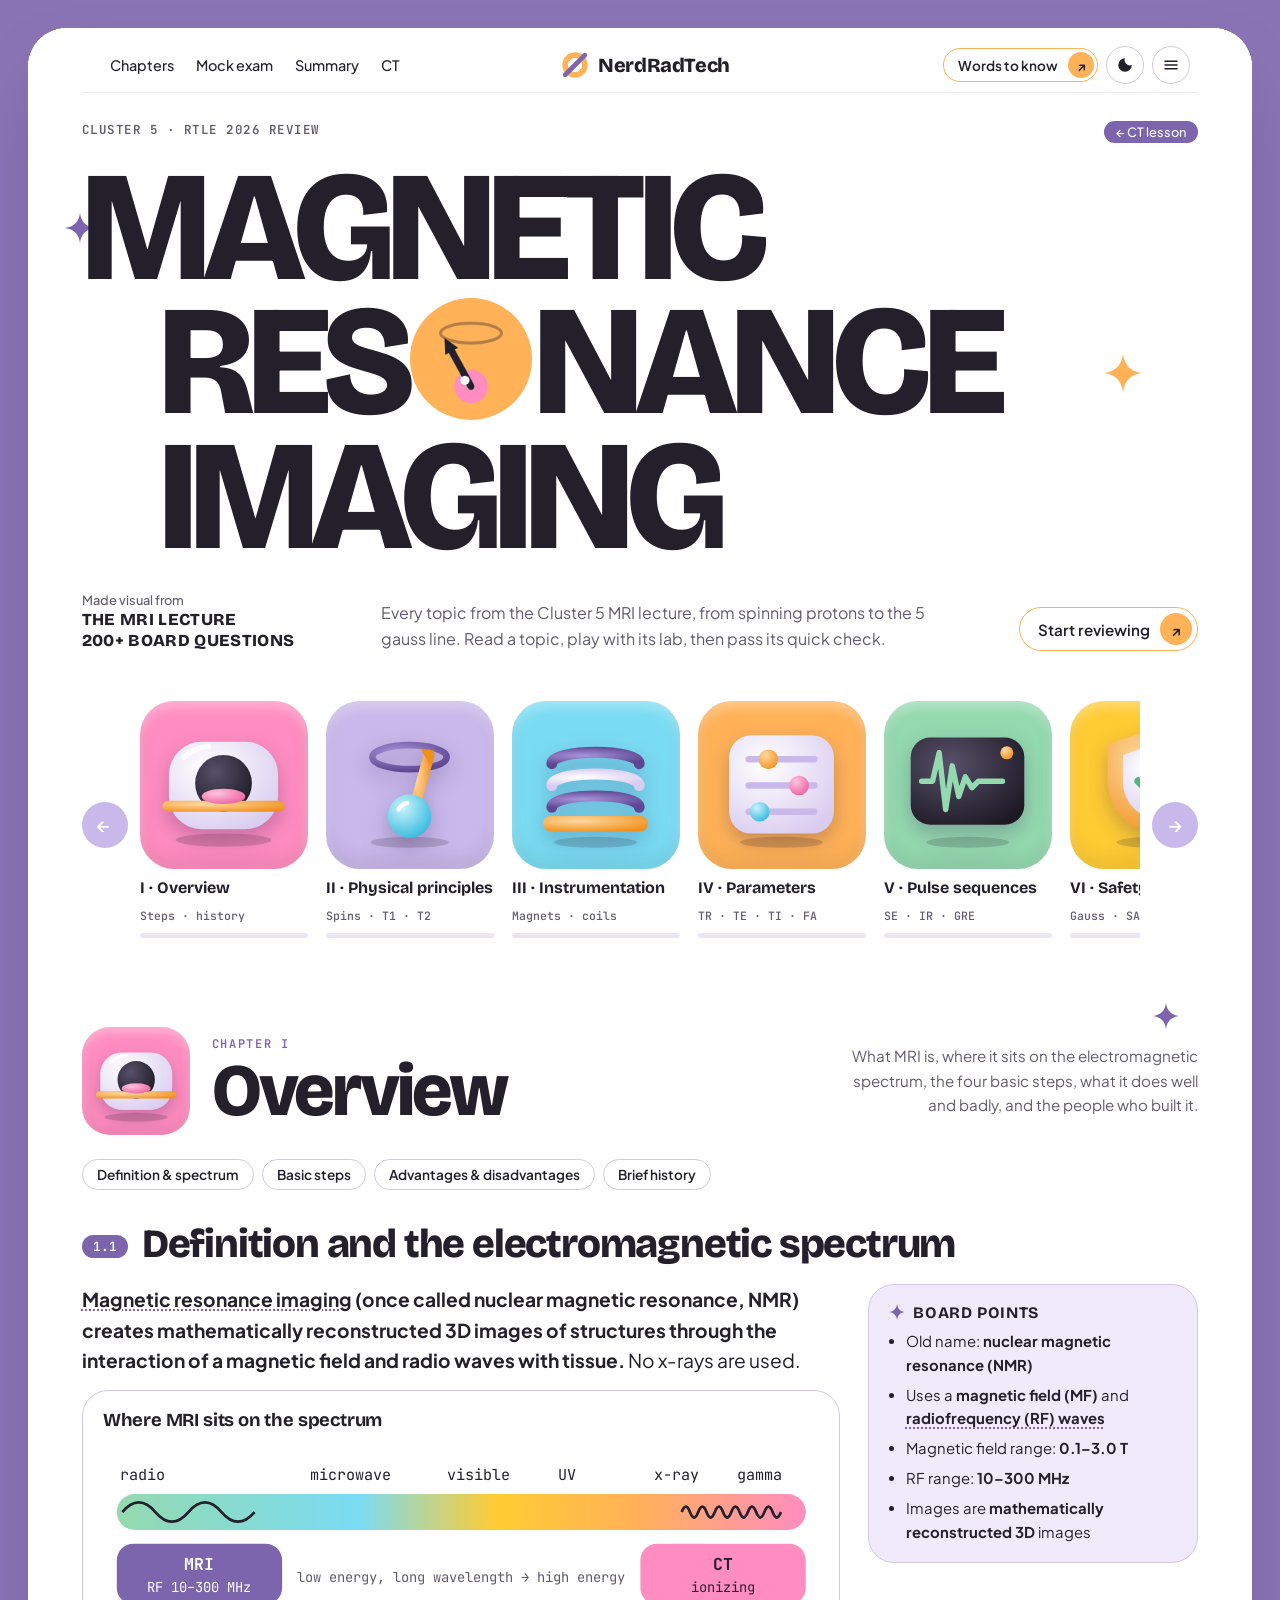
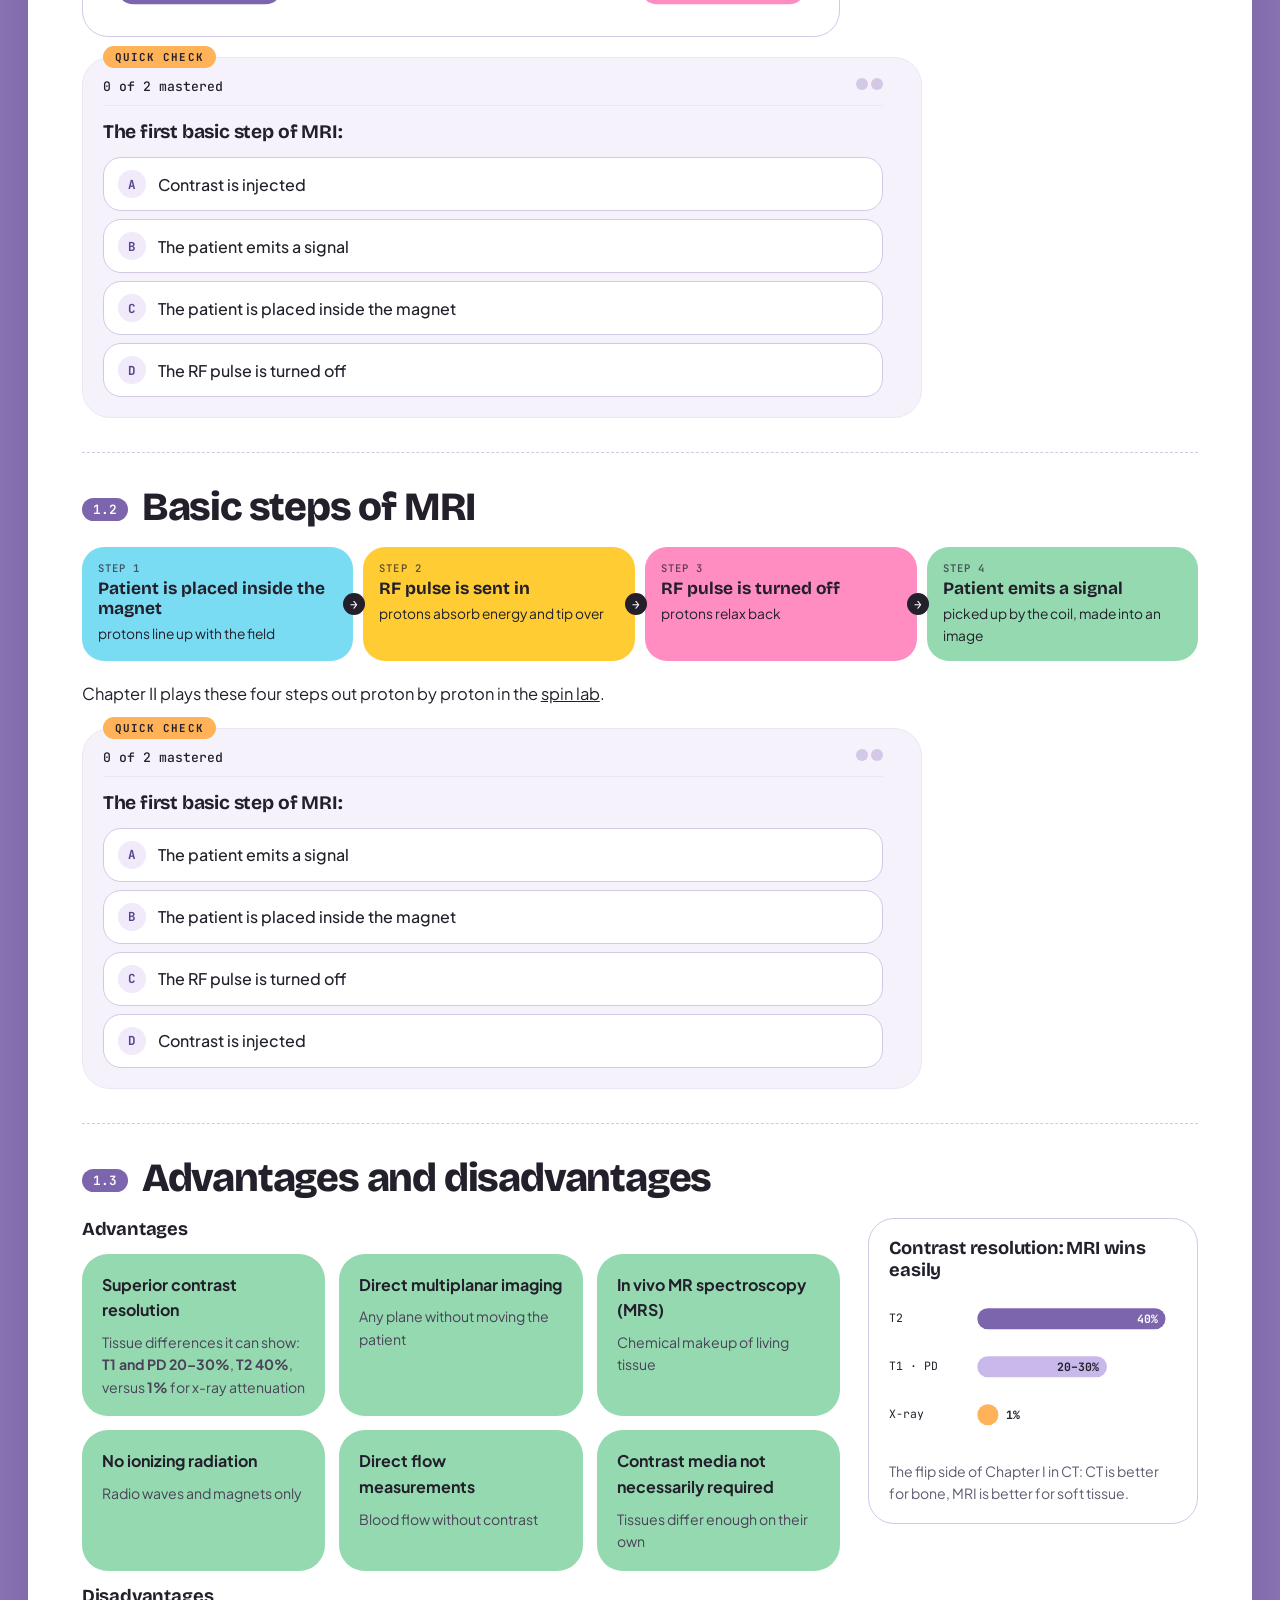
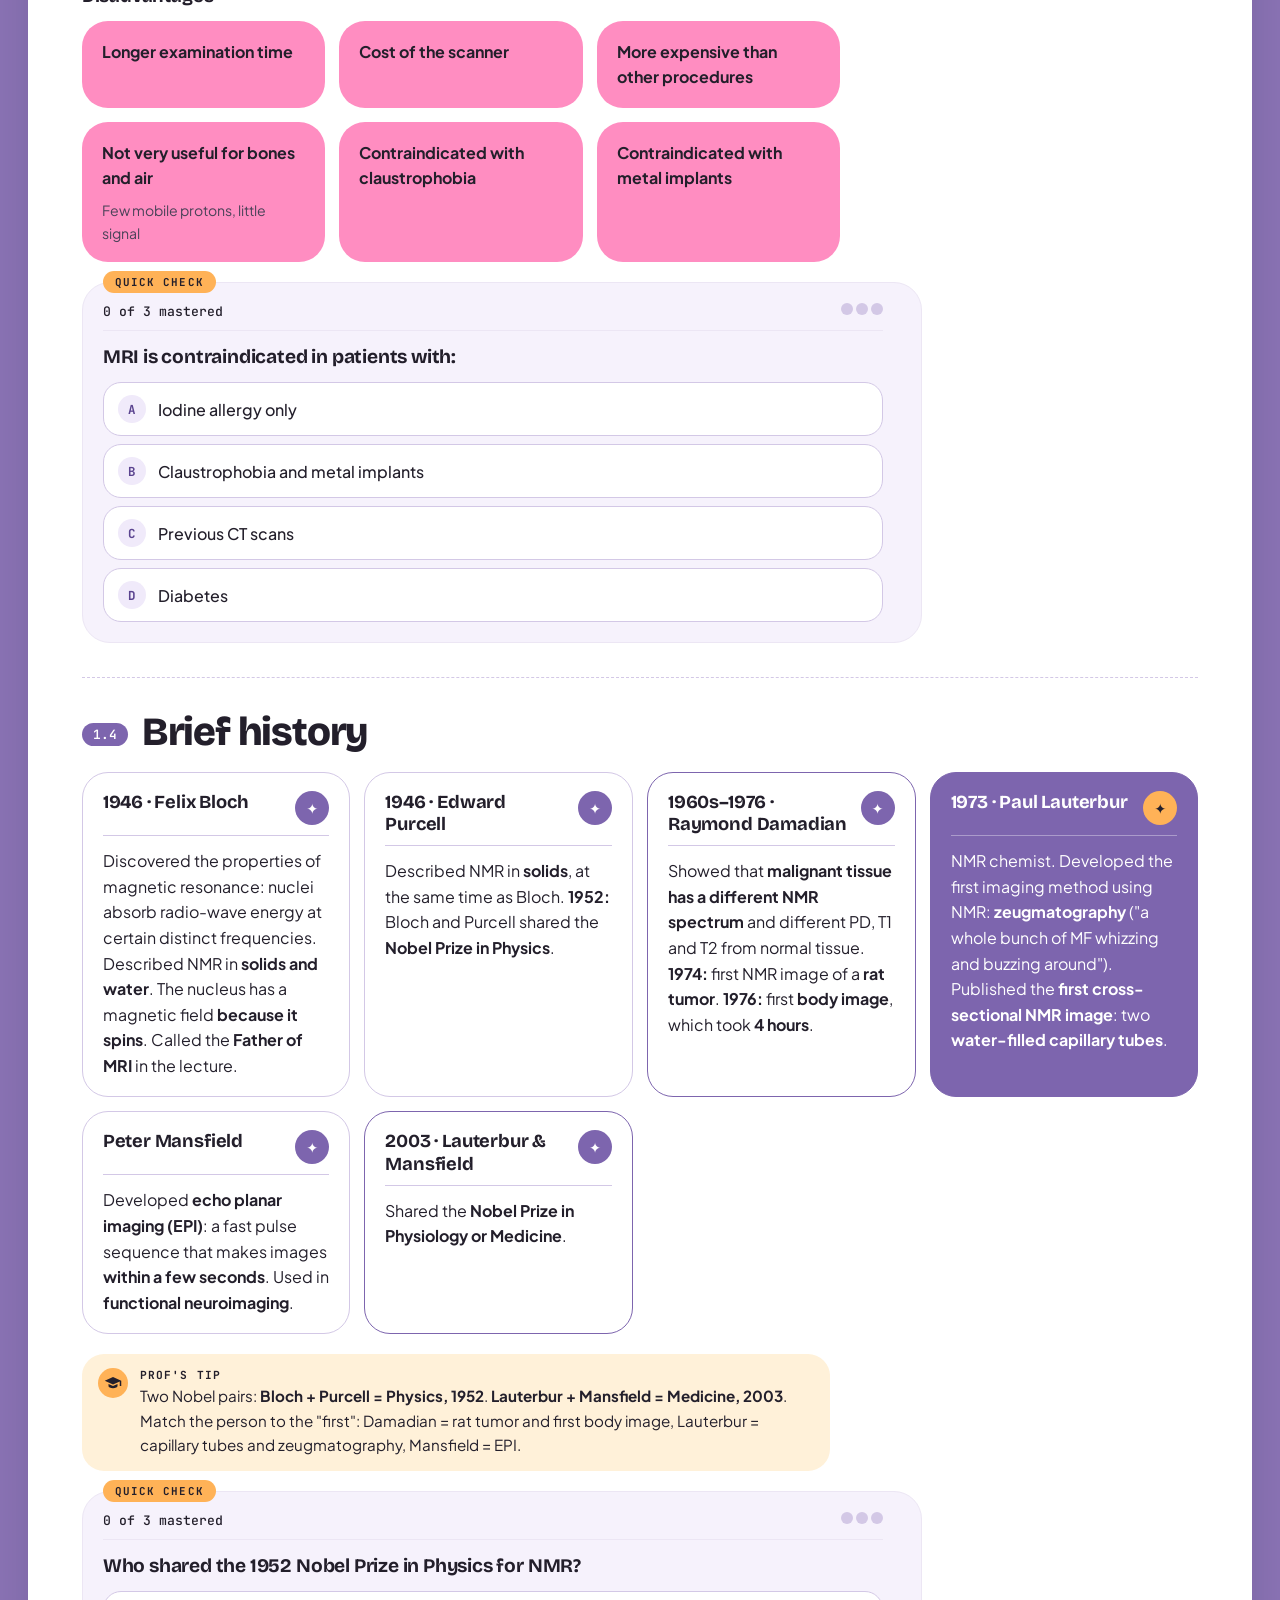
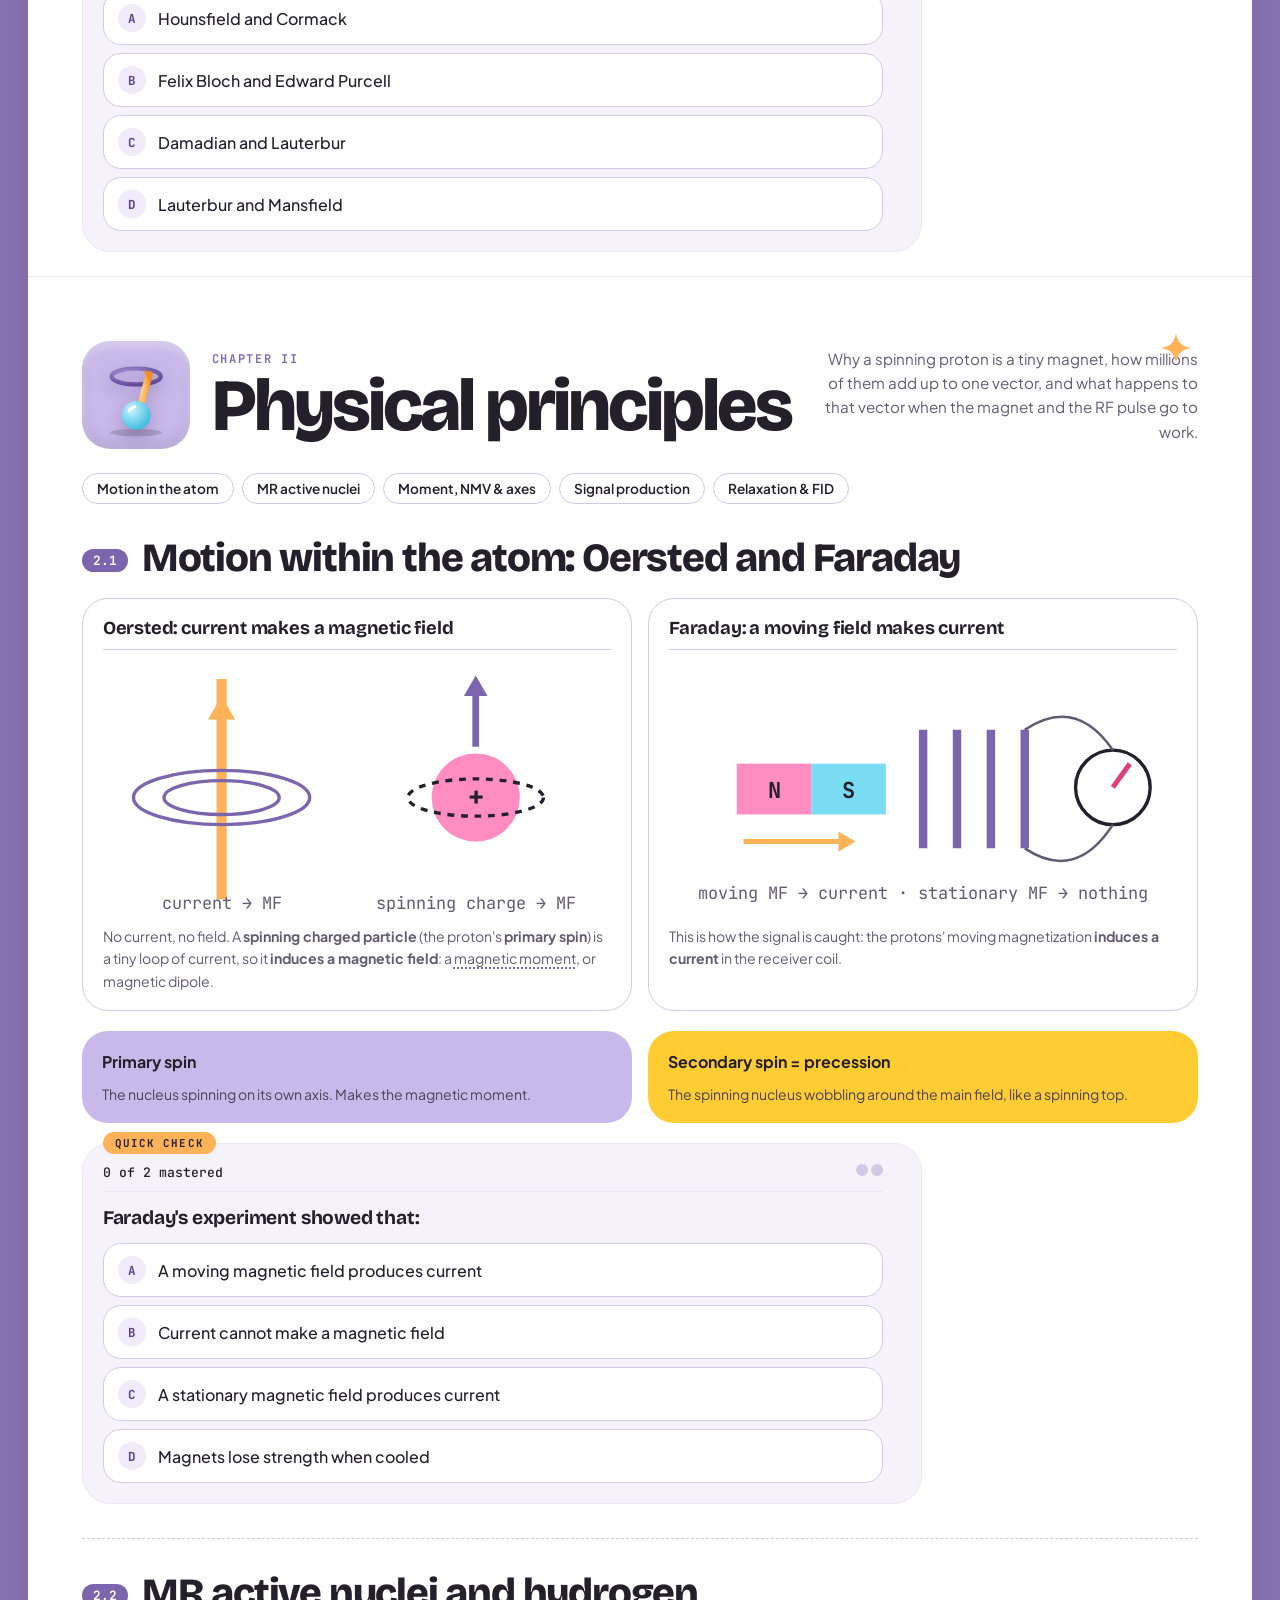
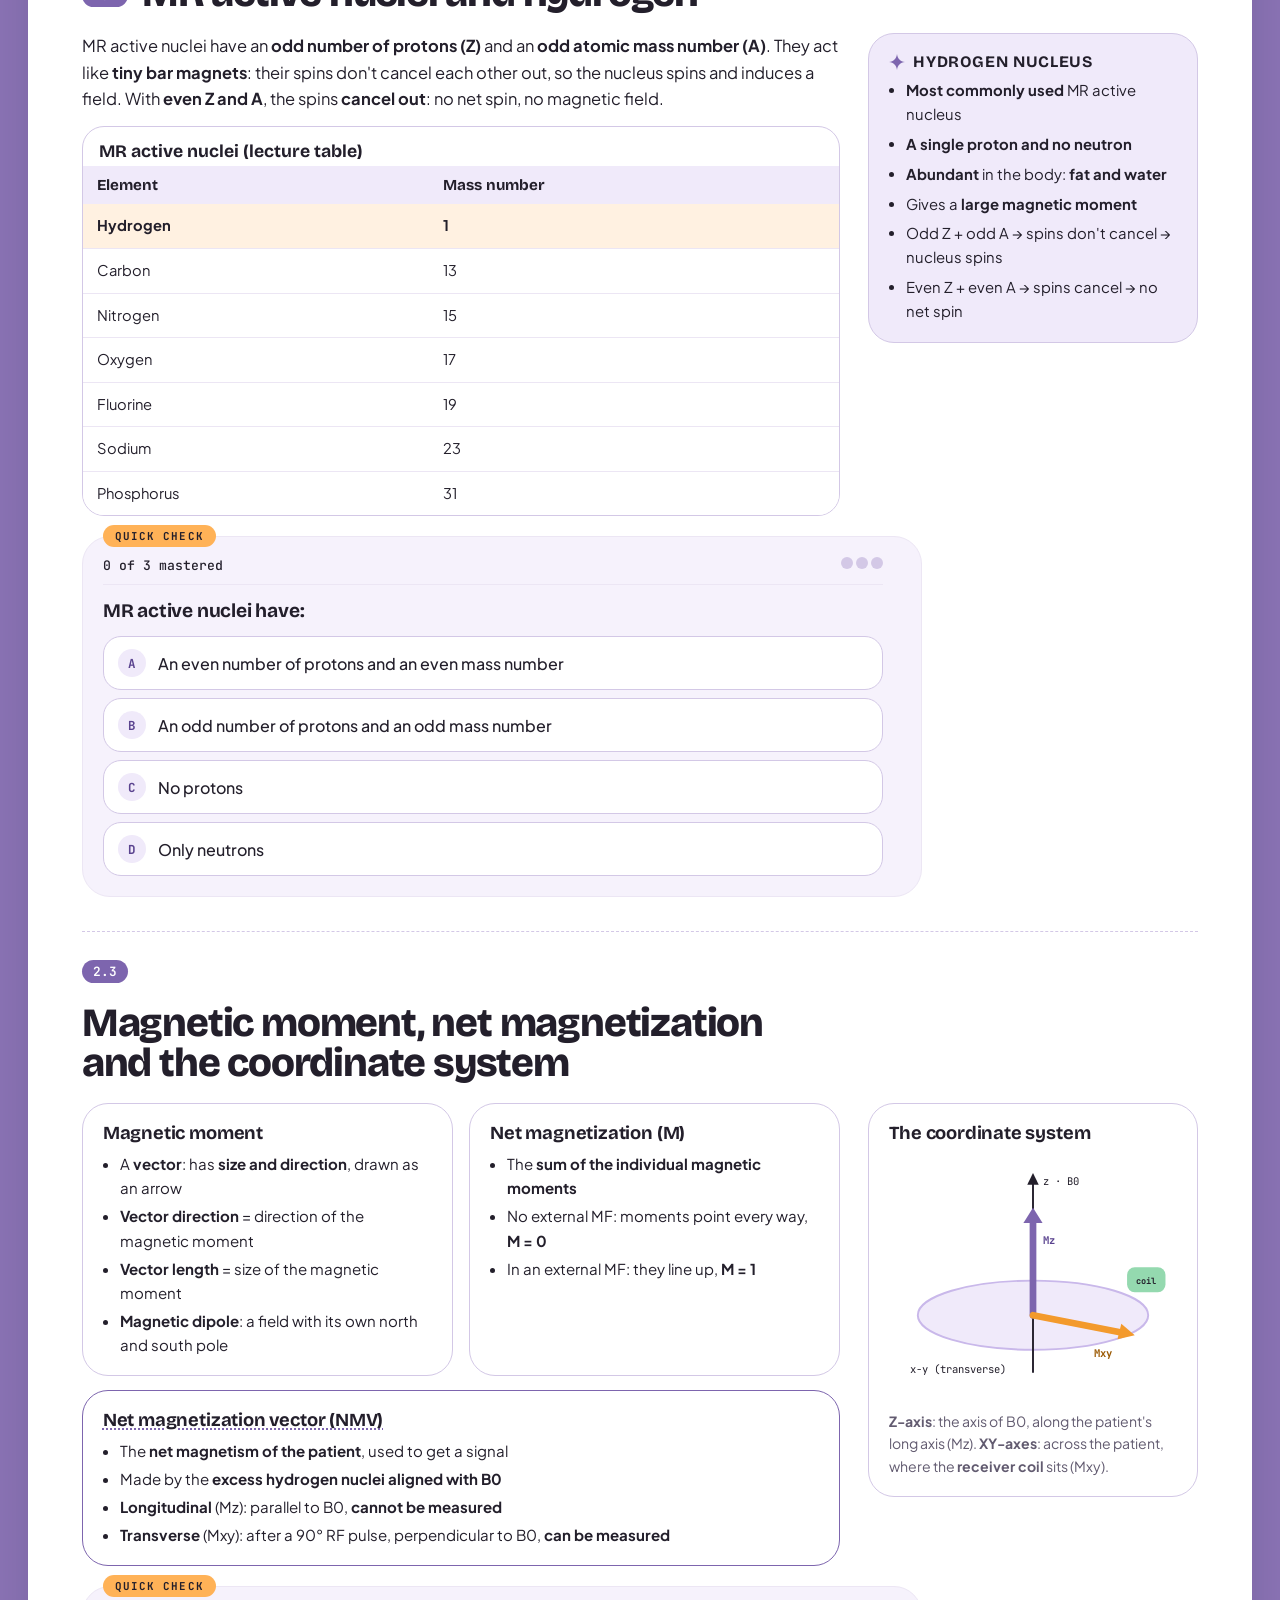
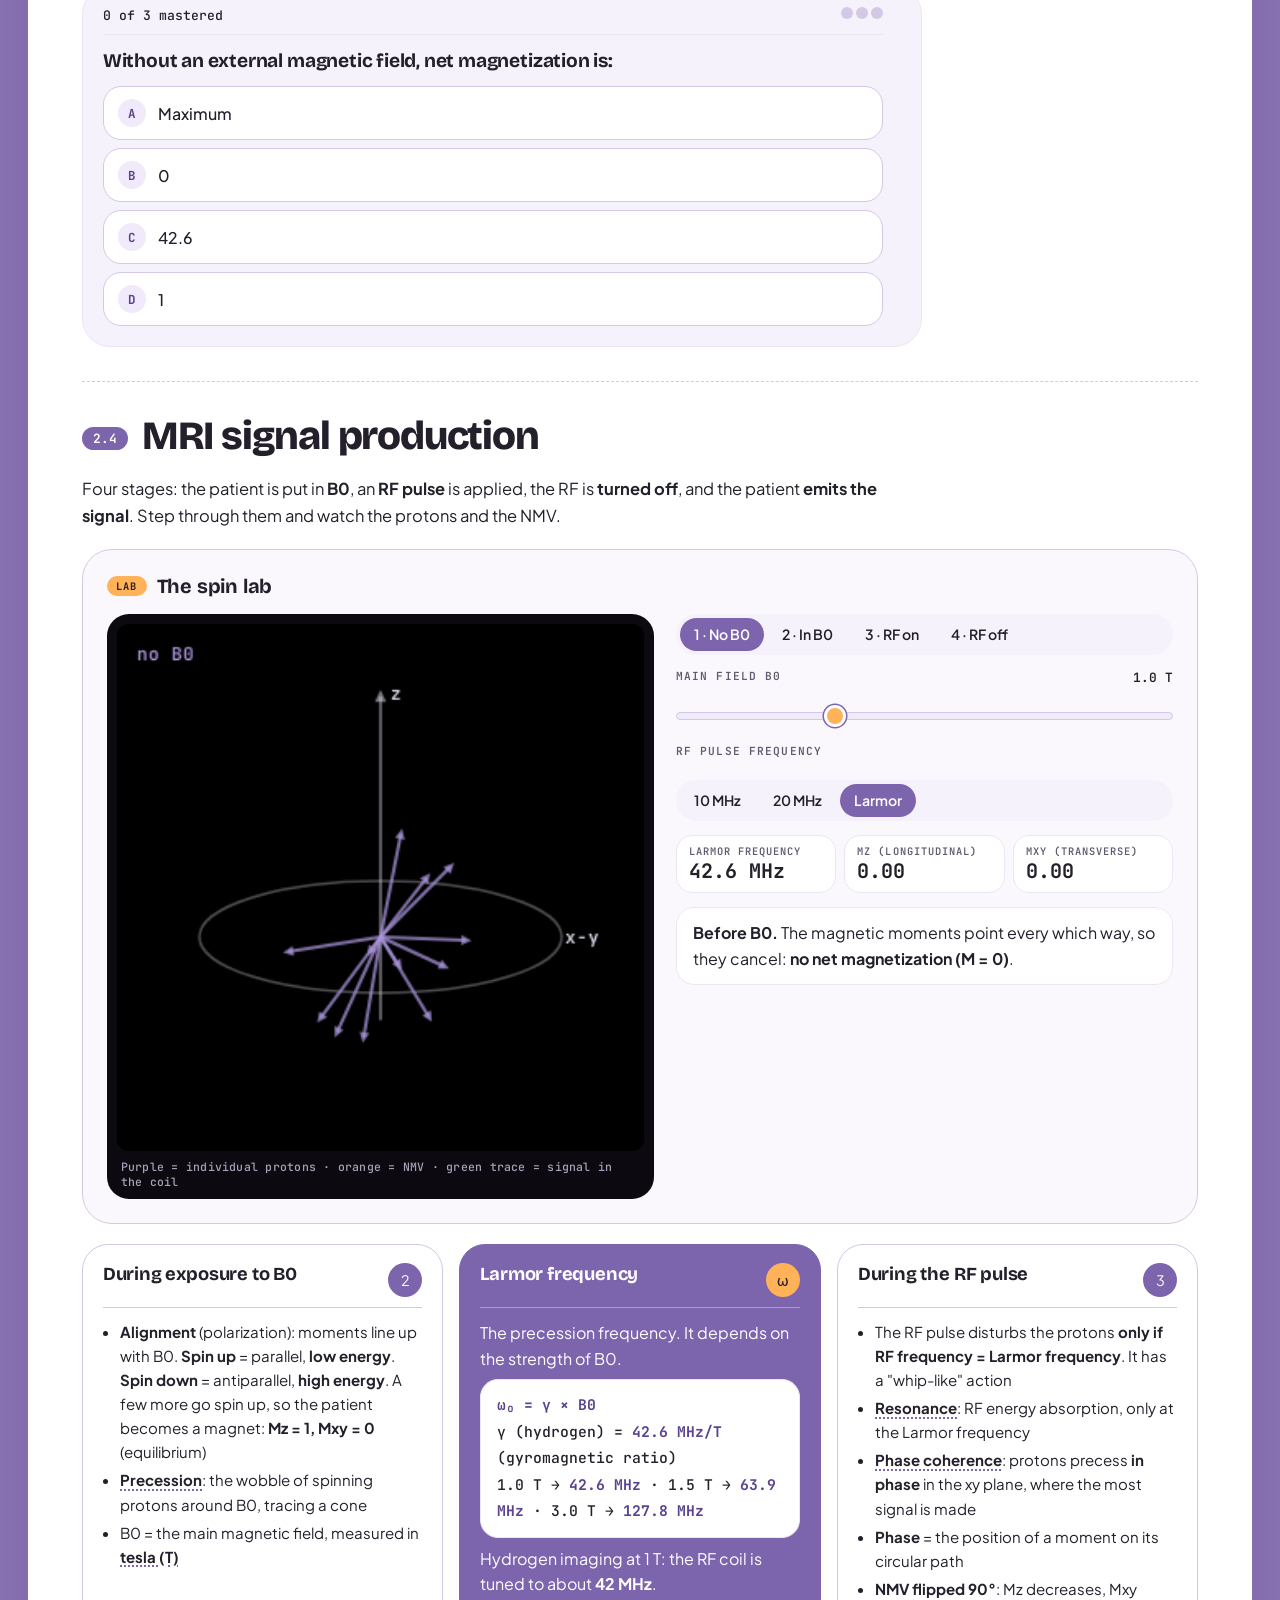
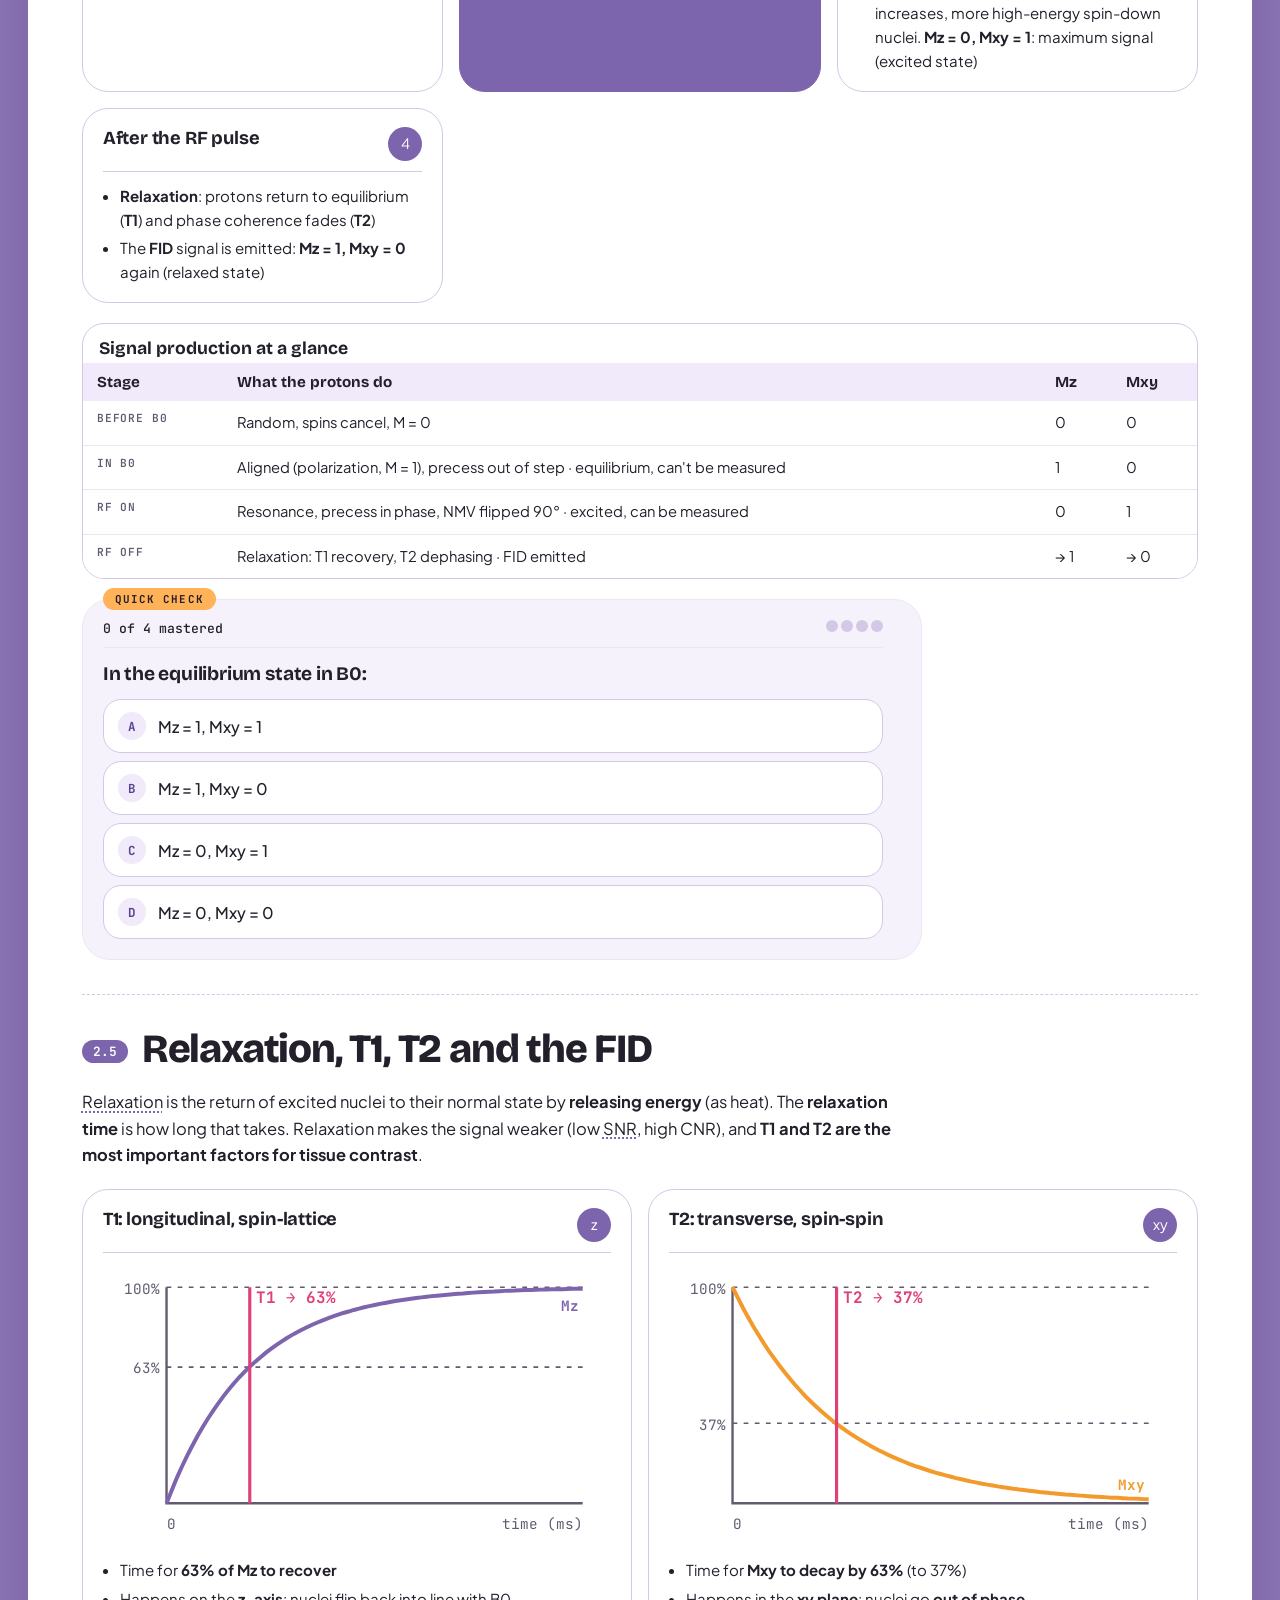
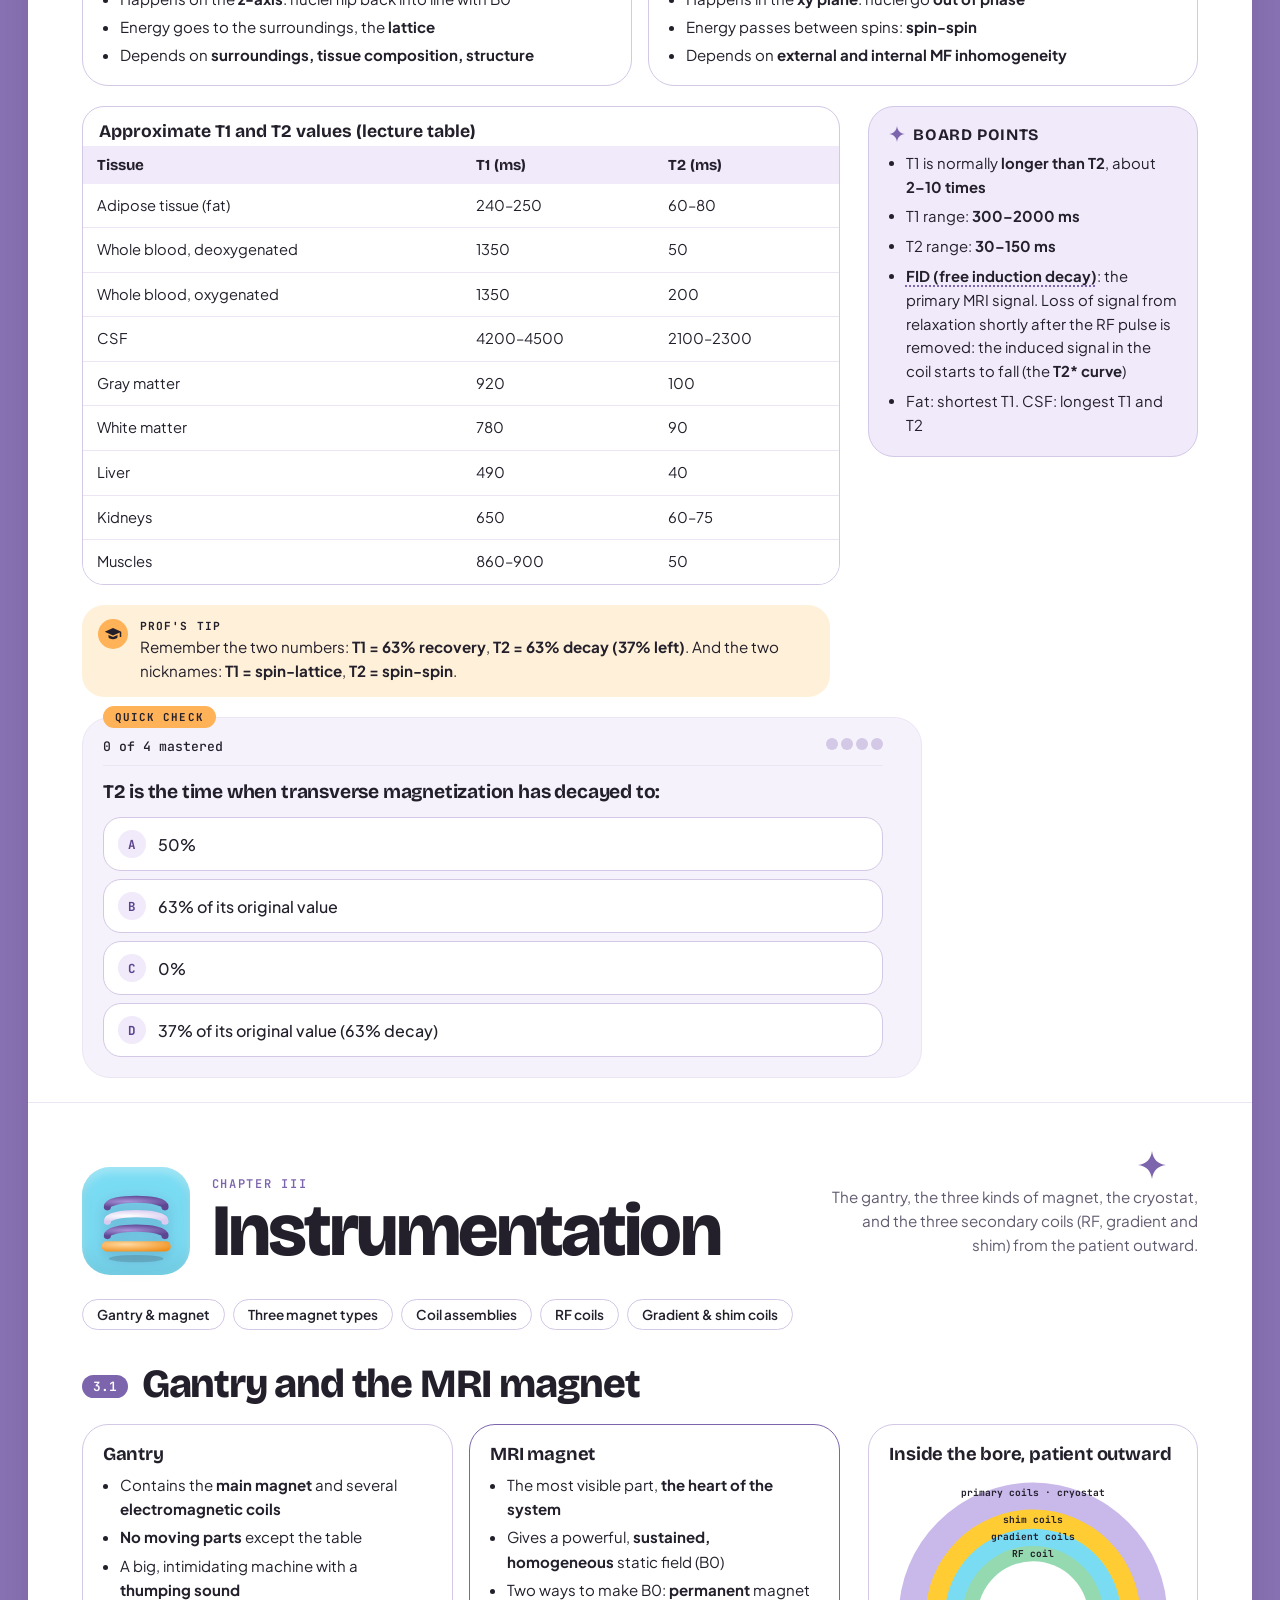
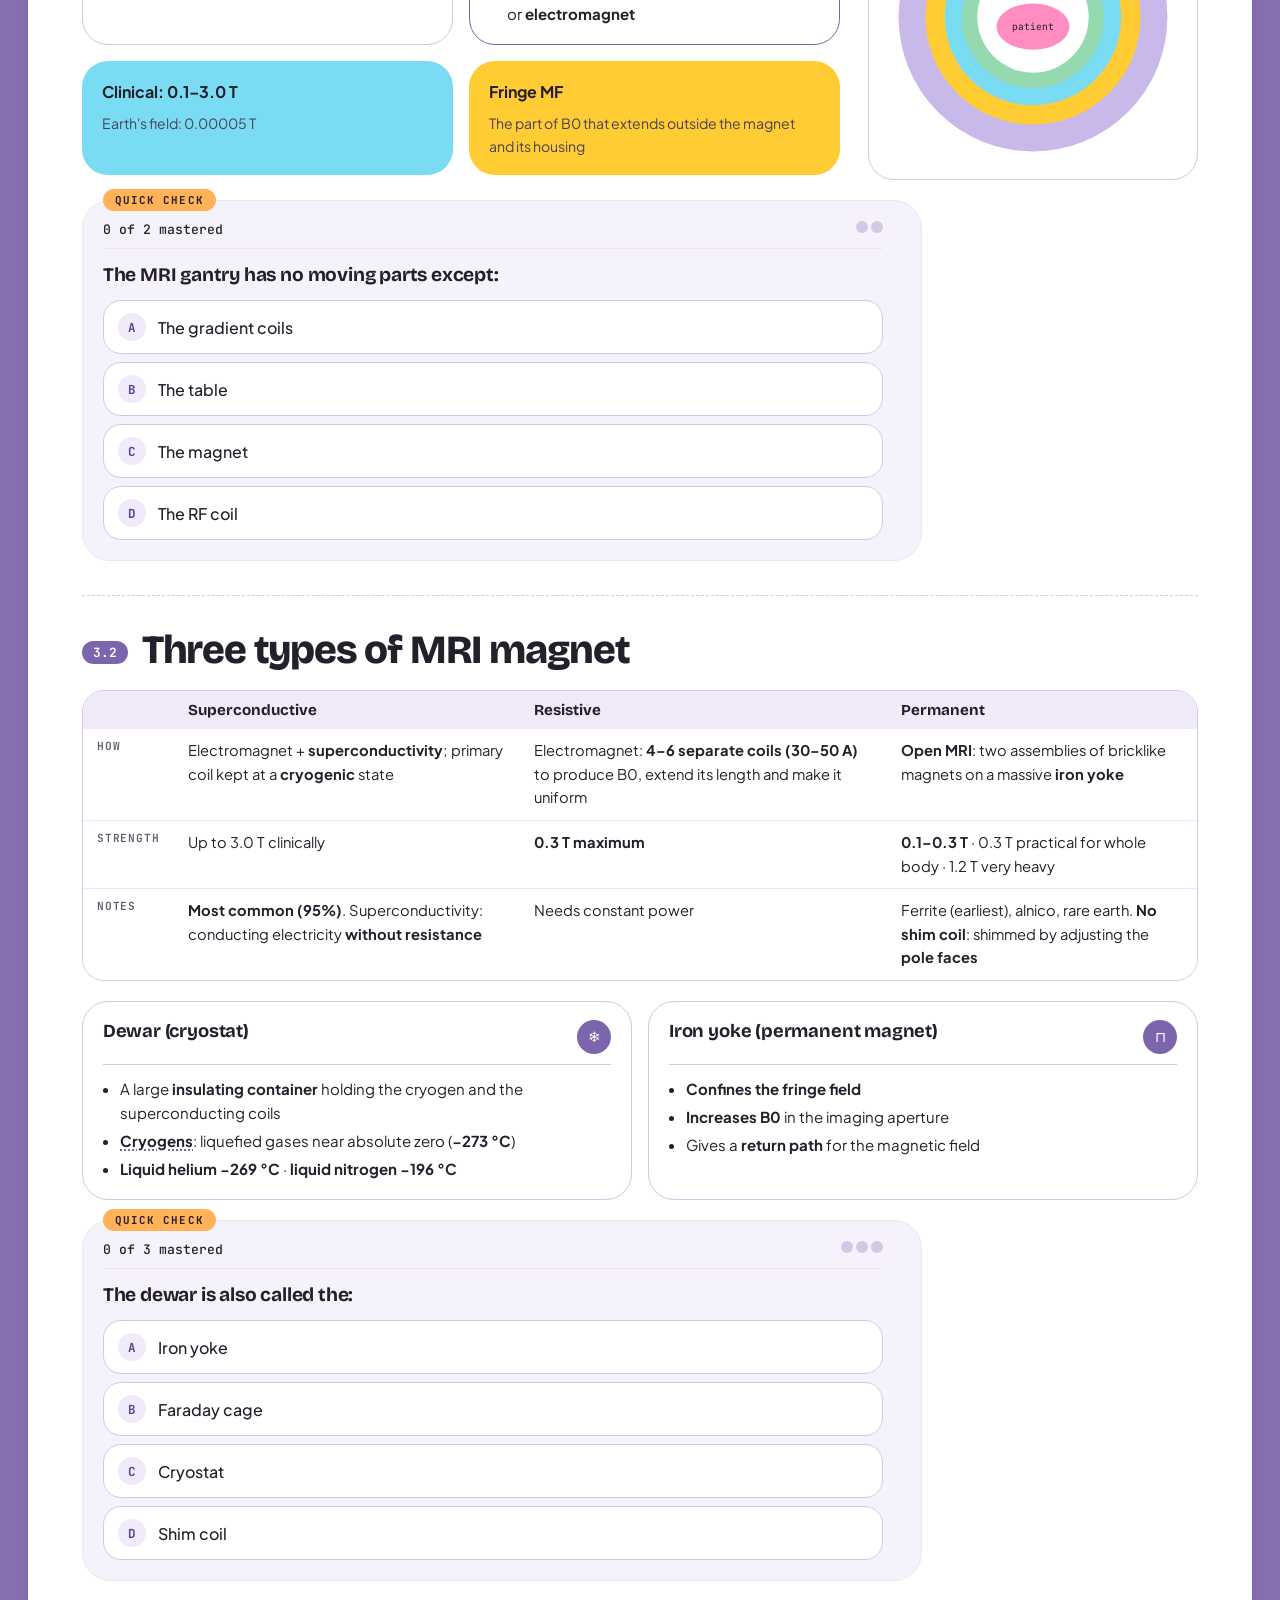
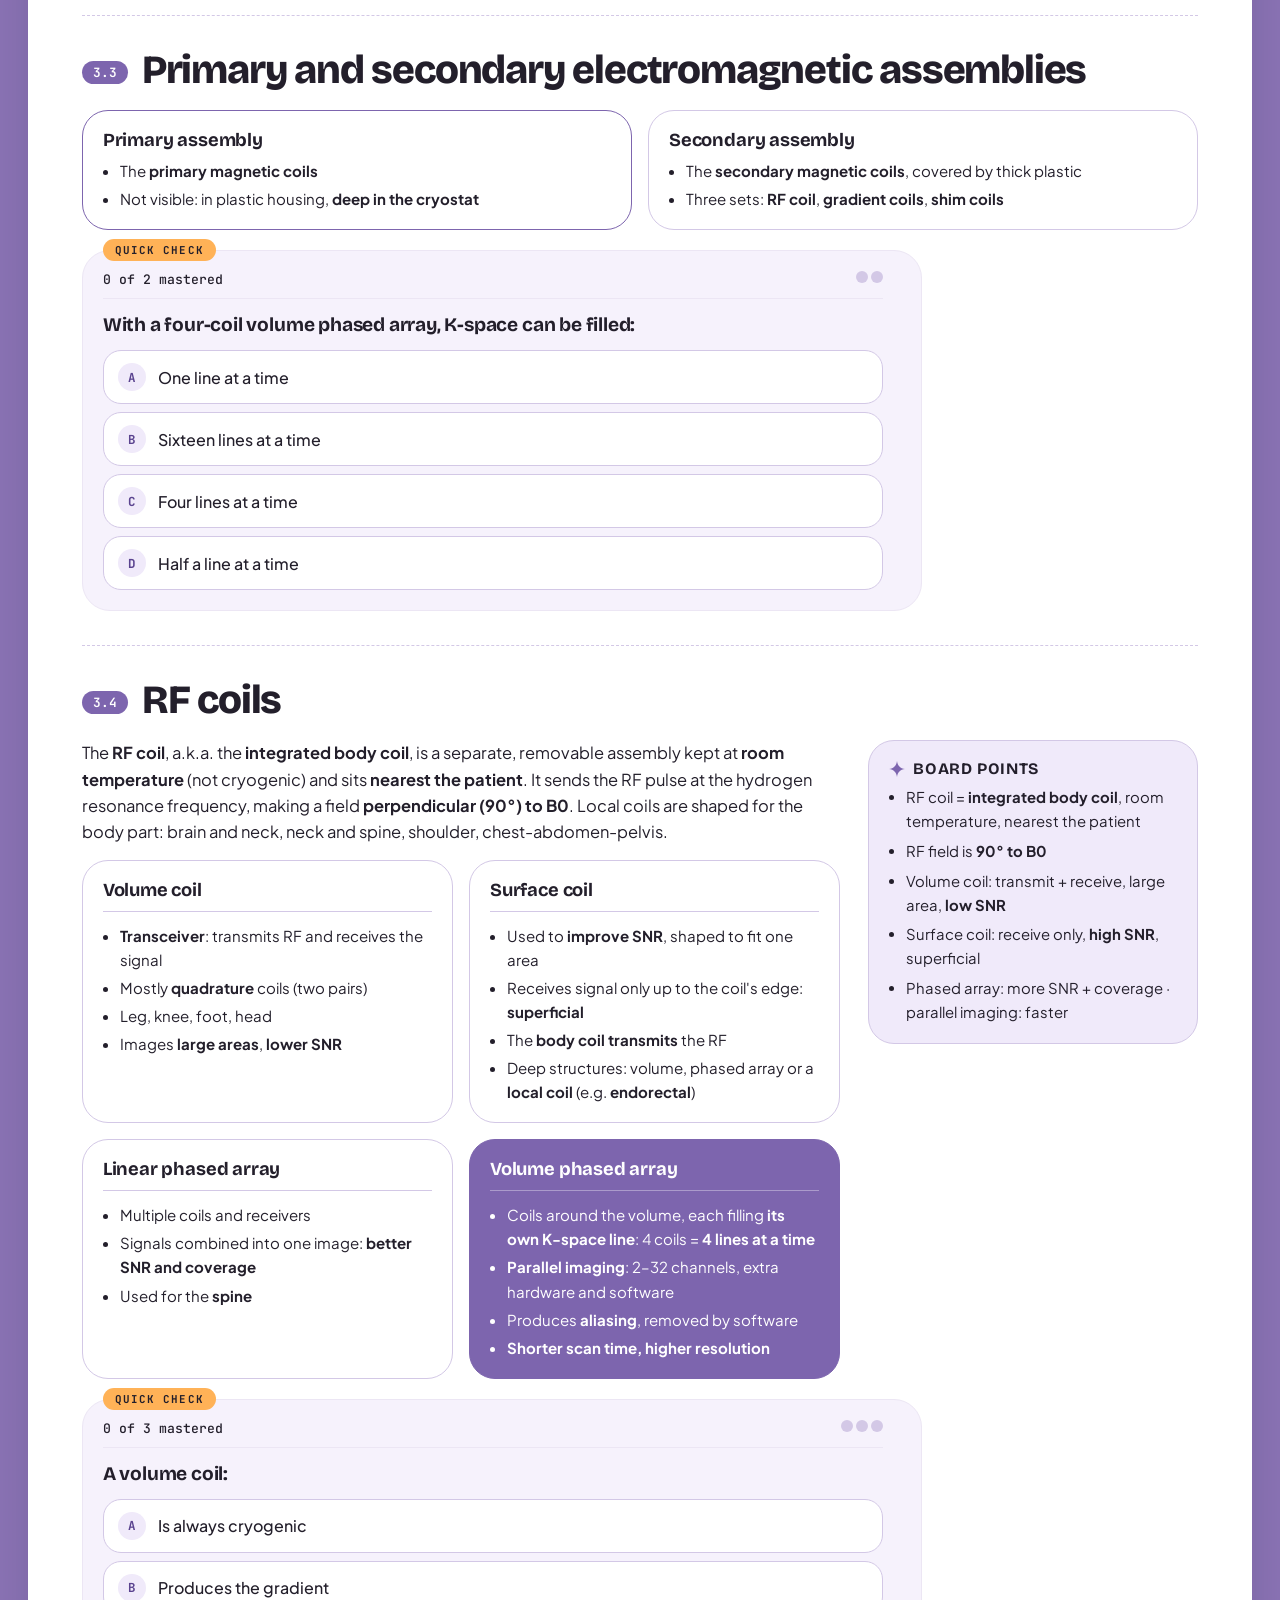
<file: mri.html>
<!doctype html>
<html lang="en">
<head>
  <meta charset="utf-8">
  <meta name="viewport" content="width=device-width, initial-scale=1, viewport-fit=cover">
  <title>NerdRadTech MRI</title>
  <meta name="claude:viewport-fit-sides" content="cover">
  <meta name="description" content="Visual RTLE review of the Cluster 5 Magnetic Resonance Imaging lecture: overview, physical principles, instrumentation, parameters, pulse sequences, safety and artifacts, with labs, quick checks and a mock board exam.">
  <link rel="icon" href="assets/favicon.svg" type="image/svg+xml">
  <link rel="preconnect" href="https://fonts.googleapis.com">
  <link rel="preconnect" href="https://fonts.gstatic.com" crossorigin>
  <link href="https://fonts.googleapis.com/css2?family=Bricolage+Grotesque:opsz,wght@12..96,500;12..96,700;12..96,800&family=Plus+Jakarta+Sans:wght@400;500;600;700&family=JetBrains+Mono:wght@500;600;700&display=swap" rel="stylesheet">
  <link rel="stylesheet" href="css/main.css">
  <script>try{const t=localStorage.getItem('nrt-theme');if(t)document.documentElement.dataset.theme=t}catch(e){}</script>
</head>
<body>
<a class="skip" href="#ch1">Skip to content</a>

<!-- clay icon sprite -->
<svg width="0" height="0" style="position:absolute" aria-hidden="true">
  <defs>
    <radialGradient id="gW" cx="35%" cy="30%" r="80%"><stop offset="0" stop-color="#fff"/><stop offset="1" stop-color="#D9CCF0"/></radialGradient>
    <radialGradient id="gP" cx="35%" cy="30%" r="80%"><stop offset="0" stop-color="#A994DA"/><stop offset="1" stop-color="#5E4693"/></radialGradient>
    <radialGradient id="gO" cx="35%" cy="30%" r="80%"><stop offset="0" stop-color="#FFD9A0"/><stop offset="1" stop-color="#F08F1C"/></radialGradient>
    <radialGradient id="gK" cx="35%" cy="30%" r="80%"><stop offset="0" stop-color="#FFC4DF"/><stop offset="1" stop-color="#EC5E9E"/></radialGradient>
    <radialGradient id="gC" cx="35%" cy="30%" r="80%"><stop offset="0" stop-color="#C9F4FC"/><stop offset="1" stop-color="#2FB6DC"/></radialGradient>
    <radialGradient id="gY" cx="35%" cy="30%" r="80%"><stop offset="0" stop-color="#FFEBA6"/><stop offset="1" stop-color="#F2B400"/></radialGradient>
    <radialGradient id="gM" cx="35%" cy="30%" r="80%"><stop offset="0" stop-color="#CFF2DC"/><stop offset="1" stop-color="#4FB57A"/></radialGradient>
    <radialGradient id="gD" cx="35%" cy="30%" r="80%"><stop offset="0" stop-color="#57506A"/><stop offset="1" stop-color="#1D1924"/></radialGradient>
  </defs>
  <symbol id="spark" viewBox="0 0 24 24"><path d="M12 0C13 7.2 16.8 11 24 12 16.8 13 13 16.8 12 24 11 16.8 7.2 13 0 12 7.2 11 11 7.2 12 0Z" fill="currentColor"/></symbol>
  <symbol id="logo" viewBox="0 0 32 32"><circle cx="16" cy="16" r="10.5" fill="none" stroke="#FFB257" stroke-width="6"/><path d="M5.5 26.5 26.5 5.5" stroke="#7D65AE" stroke-width="5" stroke-linecap="round"/></symbol>
  <symbol id="i-magnet" viewBox="0 0 120 120">
    <ellipse cx="60" cy="110" rx="44" ry="6" fill="#231F2B" opacity=".18"/>
    <rect x="10" y="20" width="100" height="80" rx="30" fill="url(#gW)"/>
    <circle cx="60" cy="58" r="26" fill="url(#gD)"/>
    <rect x="4" y="74" width="112" height="10" rx="5" fill="url(#gO)"/>
    <ellipse cx="60" cy="70" rx="20" ry="7" fill="url(#gK)"/>
    <path d="M24 34a40 40 0 0 1 22-10" stroke="#fff" stroke-width="5" stroke-linecap="round" fill="none" opacity=".85"/>
  </symbol>
  <symbol id="i-spin" viewBox="0 0 120 120">
    <ellipse cx="60" cy="112" rx="36" ry="5" fill="#231F2B" opacity=".18"/>
    <ellipse cx="60" cy="34" rx="34" ry="11" fill="none" stroke="url(#gP)" stroke-width="6"/>
    <path d="M60 96 78 32" stroke="url(#gO)" stroke-width="10" stroke-linecap="round"/>
    <path d="M70 26l12 2-4 12z" fill="#F08F1C"/>
    <circle cx="60" cy="88" r="20" fill="url(#gC)"/>
    <path d="M50 82a12 12 0 0 1 8-6" stroke="#fff" stroke-width="4" stroke-linecap="round" fill="none"/>
  </symbol>
  <symbol id="i-coil" viewBox="0 0 120 120">
    <ellipse cx="60" cy="112" rx="38" ry="5" fill="#231F2B" opacity=".18"/>
    <g fill="none" stroke-width="10" stroke-linecap="round"><path d="M20 40c0-14 80-14 80 0" stroke="url(#gP)"/><path d="M20 60c0-14 80-14 80 0" stroke="url(#gW)"/><path d="M20 80c0-14 80-14 80 0" stroke="url(#gP)"/></g>
    <rect x="12" y="88" width="96" height="14" rx="7" fill="url(#gO)"/>
  </symbol>
  <symbol id="i-dial" viewBox="0 0 120 120">
    <ellipse cx="60" cy="112" rx="38" ry="5" fill="#231F2B" opacity=".18"/>
    <rect x="12" y="14" width="96" height="90" rx="20" fill="url(#gW)"/>
    <g stroke="#C9B8EA" stroke-width="6" stroke-linecap="round"><path d="M30 36h60M30 60h60M30 84h60"/></g>
    <circle cx="48" cy="36" r="9" fill="url(#gO)"/><circle cx="76" cy="60" r="9" fill="url(#gK)"/><circle cx="40" cy="84" r="9" fill="url(#gC)"/>
  </symbol>
  <symbol id="i-wave" viewBox="0 0 120 120">
    <ellipse cx="60" cy="112" rx="38" ry="5" fill="#231F2B" opacity=".18"/>
    <rect x="8" y="16" width="104" height="80" rx="18" fill="url(#gD)"/>
    <path d="M18 56h10l6-26 6 52 6-40 6 28 6-18 6 10 6-6h22" stroke="#94D9AF" stroke-width="5" fill="none" stroke-linejoin="round" stroke-linecap="round"/>
    <circle cx="96" cy="30" r="6" fill="url(#gO)"/>
  </symbol>
  <symbol id="i-shield" viewBox="0 0 120 120">
    <ellipse cx="60" cy="112" rx="34" ry="5" fill="#231F2B" opacity=".18"/>
    <path d="M60 8 102 22v34c0 26-18 42-42 50C36 98 18 82 18 56V22Z" fill="url(#gO)"/>
    <path d="M60 22 88 32v24c0 18-12 30-28 36-16-6-28-18-28-36V32Z" fill="url(#gW)"/>
    <path d="M46 56l10 10 18-20" stroke="#4FB57A" stroke-width="7" stroke-linecap="round" stroke-linejoin="round" fill="none"/>
  </symbol>
  <symbol id="i-lens" viewBox="0 0 120 120">
    <ellipse cx="60" cy="112" rx="36" ry="5" fill="#231F2B" opacity=".18"/>
    <rect x="70" y="72" width="18" height="44" rx="9" transform="rotate(-45 79 94)" fill="url(#gO)"/>
    <circle cx="50" cy="50" r="38" fill="url(#gW)"/><circle cx="50" cy="50" r="28" fill="url(#gC)"/>
    <path d="M50 30c1.4 10 5 13.6 15 15-10 1.4-13.6 5-15 15-1.4-10-5-13.6-15-15 10-1.4 13.6-5 15-15Z" fill="#fff"/>
  </symbol>
  <symbol id="i-exam" viewBox="0 0 120 120">
    <ellipse cx="60" cy="112" rx="36" ry="5" fill="#231F2B" opacity=".18"/>
    <rect x="18" y="14" width="84" height="94" rx="14" fill="url(#gP)"/><rect x="26" y="24" width="68" height="78" rx="9" fill="url(#gW)"/>
    <rect x="42" y="8" width="36" height="16" rx="8" fill="url(#gO)"/>
    <path d="M36 50l8 8 14-16M36 80l8 8 14-16" stroke="#4FB57A" stroke-width="6" stroke-linecap="round" stroke-linejoin="round" fill="none"/>
    <rect x="64" y="48" width="22" height="6" rx="3" fill="#C9B8EA"/><rect x="64" y="78" width="22" height="6" rx="3" fill="#C9B8EA"/>
  </symbol>
  <symbol id="i-notes" viewBox="0 0 120 120">
    <ellipse cx="60" cy="112" rx="36" ry="5" fill="#231F2B" opacity=".18"/>
    <rect x="30" y="10" width="70" height="88" rx="14" transform="rotate(10 65 54)" fill="url(#gK)"/>
    <rect x="20" y="16" width="70" height="88" rx="14" fill="url(#gW)"/>
    <rect x="32" y="34" width="46" height="6" rx="3" fill="#C9B8EA"/><rect x="32" y="48" width="38" height="6" rx="3" fill="#C9B8EA"/><rect x="32" y="62" width="44" height="6" rx="3" fill="#C9B8EA"/>
    <path d="M86 70c1.6 11 5.6 15 16 16.6-10.4 1.6-14.4 5.6-16 16.4-1.6-10.8-5.6-14.8-16-16.4 10.4-1.6 14.4-5.6 16-16.6Z" fill="url(#gY)"/>
  </symbol>
</svg>

<div class="sheet">

<header class="top">
  <div class="top-in">
    <nav class="only-wide" aria-label="Main">
      <a href="#chapters">Chapters</a><a href="#exam">Mock exam</a><a href="#summary">Summary</a><a href="index.html">CT</a>
    </nav>
    <a class="logo" href="#top"><svg aria-hidden="true"><use href="#logo"/></svg>NerdRadTech</a>
    <div class="top-r">
      <a class="pill sm only-wide" href="#words">Words to know <i aria-hidden="true">↗</i></a>
      <button class="iconbtn" id="themeBtn" aria-label="Switch light or dark theme"><svg viewBox="0 0 24 24" aria-hidden="true"><path d="M12 3a9 9 0 1 0 9 9 7 7 0 0 1-9-9Z" fill="currentColor"/></svg></button>
      <details class="menu">
        <summary class="iconbtn" aria-label="All chapters"><svg viewBox="0 0 24 24" aria-hidden="true"><path d="M4 7h16M4 12h16M4 17h16" stroke="currentColor" stroke-width="2" stroke-linecap="round"/></svg></summary>
        <div class="menu-list">
          <a href="#ch1"><b>I</b>Overview</a><a href="#ch2"><b>II</b>Physical principles</a><a href="#ch3"><b>III</b>Instrumentation</a>
          <a href="#ch4"><b>IV</b>Parameters</a><a href="#ch5"><b>V</b>Pulse sequences</a><a href="#ch6"><b>VI</b>Safety &amp; shielding</a><a href="#ch7"><b>VII</b>Artifacts</a>
          <a href="#exam"><b>✦</b>Mock board exam</a><a href="#summary"><b>✦</b>Last-minute summary</a><a href="#words"><b>✦</b>Words to know</a><a href="index.html"><b>←</b>CT lesson</a>
        </div>
      </details>
    </div>
  </div>
</header>

<!-- ================= HERO ================= -->
<section class="hero" id="top">
  <svg class="deco" style="left:3%;top:120px;width:30px;height:30px" aria-hidden="true"><use href="#spark"/></svg>
  <svg class="deco o" style="right:9%;top:46%;width:38px;height:38px;animation-delay:-1.5s" aria-hidden="true"><use href="#spark"/></svg>
  <div class="hero-top">
    <p class="eyebrow">Cluster 5 · RTLE 2026 review</p>
    <div class="badges"><a class="badge" href="index.html">← CT lesson</a></div>
  </div>
  <h1 aria-label="Magnetic Resonance Imaging">
    <span class="ln" aria-hidden="true">Magnetic</span>
    <span class="ln" aria-hidden="true">Res<span class="o"><canvas id="o1" width="120" height="120"></canvas></span>nance</span>
    <span class="ln" aria-hidden="true">Imaging</span>
  </h1>
  <div class="hero-row">
    <p class="stats"><small>Made visual from</small><b>the MRI lecture</b><b><span id="bankCount2">100</span>+ board questions</b></p>
    <p class="hero-lede">Every topic from the Cluster 5 MRI lecture, from spinning protons to the 5 gauss line. Read a topic, play with its lab, then pass its quick check.</p>
    <a class="pill" href="#ch1">Start reviewing <i aria-hidden="true">↗</i></a>
  </div>
</section>

<!-- ================= CHAPTER TILES ================= -->
<nav class="tiles" id="chapters" aria-label="Chapters">
  <div class="tiles-row">
    <button class="arrow" id="tilePrev" aria-label="Scroll chapters left">←</button>
    <div class="tiles-track" id="tileTrack">
      <a class="tile" href="#ch1" data-ch="ch1"><div class="tile-art t-pink"><svg><use href="#i-magnet"/></svg></div><b>I · Overview</b><small><span>Steps · history</span><span class="pct"></span></small><div class="meter"><i></i></div></a>
      <a class="tile" href="#ch2" data-ch="ch2"><div class="tile-art t-lav"><svg><use href="#i-spin"/></svg></div><b>II · Physical principles</b><small><span>Spins · T1 · T2</span><span class="pct"></span></small><div class="meter"><i></i></div></a>
      <a class="tile" href="#ch3" data-ch="ch3"><div class="tile-art t-cyan"><svg><use href="#i-coil"/></svg></div><b>III · Instrumentation</b><small><span>Magnets · coils</span><span class="pct"></span></small><div class="meter"><i></i></div></a>
      <a class="tile" href="#ch4" data-ch="ch4"><div class="tile-art t-orange"><svg><use href="#i-dial"/></svg></div><b>IV · Parameters</b><small><span>TR · TE · TI · FA</span><span class="pct"></span></small><div class="meter"><i></i></div></a>
      <a class="tile" href="#ch5" data-ch="ch5"><div class="tile-art t-mint"><svg><use href="#i-wave"/></svg></div><b>V · Pulse sequences</b><small><span>SE · IR · GRE</span><span class="pct"></span></small><div class="meter"><i></i></div></a>
      <a class="tile" href="#ch6" data-ch="ch6"><div class="tile-art t-yellow"><svg><use href="#i-shield"/></svg></div><b>VI · Safety</b><small><span>Gauss · SAR · zones</span><span class="pct"></span></small><div class="meter"><i></i></div></a>
      <a class="tile" href="#ch7" data-ch="ch7"><div class="tile-art t-pink"><svg><use href="#i-lens"/></svg></div><b>VII · Artifacts</b><small><span>Cause · remedy</span><span class="pct"></span></small><div class="meter"><i></i></div></a>
      <a class="tile" href="#exam"><div class="tile-art t-lav"><svg><use href="#i-exam"/></svg></div><b>Mock board exam</b><small><span>All questions</span></small></a>
      <a class="tile" href="#summary"><div class="tile-art t-cream"><svg><use href="#i-notes"/></svg></div><b>Last-minute summary</b><small><span>Printable</span></small></a>
    </div>
    <button class="arrow" id="tileNext" aria-label="Scroll chapters right">→</button>
  </div>
</nav>

<main>

<!-- ================= CHAPTER I · OVERVIEW ================= -->
<section class="chapter" id="ch1" data-ch="ch1">
  <svg class="deco" style="right:6%;top:40px;width:26px;height:26px" aria-hidden="true"><use href="#spark"/></svg>
  <header class="ch-head">
    <div class="ch-icon t-pink"><svg><use href="#i-magnet"/></svg></div>
    <div><span class="ch-num">Chapter I</span><h2>Overview</h2></div>
    <p class="ch-desc">What MRI is, where it sits on the electromagnetic spectrum, the four basic steps, what it does well and badly, and the people who built it.</p>
  </header>
  <ul class="toc">
    <li><a href="#what-is-mri">Definition &amp; spectrum</a></li><li><a href="#steps">Basic steps</a></li><li><a href="#mri-adv">Advantages &amp; disadvantages</a></li><li><a href="#history">Brief history</a></li>
  </ul>

  <article class="topic" id="what-is-mri">
    <div class="topic-head"><span class="kicker">1.1</span><h3>Definition and the electromagnetic spectrum</h3></div>
    <div class="split">
      <div class="stack">
        <p class="lead big"><b><a class="term" href="#g-mri">Magnetic resonance imaging</a> (once called nuclear magnetic resonance, NMR) creates mathematically reconstructed 3D images of structures through the interaction of a magnetic field and radio waves with tissue.</b> No x-rays are used.</p>
        <div class="card">
          <h4>Where MRI sits on the spectrum</h4>
          <svg viewBox="0 0 520 130" role="img" aria-label="Electromagnetic spectrum from radio waves on the left to gamma rays on the right. MRI uses radio waves, 10 to 300 megahertz. CT uses x-rays at the far, ionizing end.">
            <defs><linearGradient id="emG" x1="0" x2="1"><stop offset="0" stop-color="#94D9AF"/><stop offset=".35" stop-color="#7ADCF3"/><stop offset=".55" stop-color="#FFCC33"/><stop offset=".75" stop-color="#FFB257"/><stop offset="1" stop-color="#FF8DC1"/></linearGradient></defs>
            <rect x="10" y="40" width="500" height="26" rx="13" fill="url(#emG)"/>
            <path d="M14 53q12-14 24 0t24 0 24 0 24 0" stroke="#231F2B" stroke-width="2" fill="none"/>
            <path d="M420 53q3-8 6 0t6 0 6 0 6 0 6 0 6 0 6 0 6 0 6 0 6 0 6 0 6 0" stroke="#231F2B" stroke-width="2" fill="none"/>
            <g font-size="11" fill="var(--ink)"><text x="12" y="30">radio</text><text x="150" y="30">microwave</text><text x="250" y="30">visible</text><text x="330" y="30">UV</text><text x="400" y="30">x-ray</text><text x="460" y="30">gamma</text></g>
            <rect x="10" y="76" width="120" height="44" rx="12" fill="var(--purple)"/><text x="70" y="95" text-anchor="middle" font-size="12" font-weight="700" fill="#fff">MRI</text><text x="70" y="111" text-anchor="middle" font-size="10" fill="#fff">RF 10–300 MHz</text>
            <rect x="390" y="76" width="120" height="44" rx="12" fill="var(--pink)"/><text x="450" y="95" text-anchor="middle" font-size="12" font-weight="700" fill="#231F2B">CT</text><text x="450" y="111" text-anchor="middle" font-size="10" fill="#231F2B">ionizing</text>
            <text x="260" y="104" text-anchor="middle" font-size="10" fill="var(--ink-2)">low energy, long wavelength → high energy</text>
          </svg>
        </div>
      </div>
      <aside class="board">
        <h4><svg class="spark"><use href="#spark"/></svg>Board points</h4>
        <ul>
          <li>Old name: <b>nuclear magnetic resonance (NMR)</b></li>
          <li>Uses a <b>magnetic field (MF)</b> and <b><a class="term" href="#g-rf">radiofrequency (RF) waves</a></b></li>
          <li>Magnetic field range: <b>0.1–3.0 T</b></li>
          <li>RF range: <b>10–300 MHz</b></li>
          <li>Images are <b>mathematically reconstructed 3D</b> images</li>
        </ul>
      </aside>
    </div>
    <div class="check"><div class="quiz" data-topic="def" data-n="2"></div></div>
  </article>

  <article class="topic" id="steps">
    <div class="topic-head"><span class="kicker">1.2</span><h3>Basic steps of MRI</h3></div>
    <ol class="flow arrows">
      <li class="tone cyan"><small>Step 1</small><b>Patient is placed inside the magnet</b><span>protons line up with the field</span></li>
      <li class="tone yellow"><small>Step 2</small><b>RF pulse is sent in</b><span>protons absorb energy and tip over</span></li>
      <li class="tone pink"><small>Step 3</small><b>RF pulse is turned off</b><span>protons relax back</span></li>
      <li class="tone mint"><small>Step 4</small><b>Patient emits a signal</b><span>picked up by the coil, made into an image</span></li>
    </ol>
    <p class="lead">Chapter II plays these four steps out proton by proton in the <a href="#signal">spin lab</a>.</p>
    <div class="check"><div class="quiz" data-topic="def" data-n="2"></div></div>
  </article>

  <article class="topic" id="mri-adv">
    <div class="topic-head"><span class="kicker">1.3</span><h3>Advantages and disadvantages</h3></div>
    <div class="split">
      <div class="stack">
        <h4>Advantages</h4>
        <div class="grid3">
          <div class="card tone mint"><b>Superior contrast resolution</b><span class="hint">Tissue differences it can show: <b>T1 and PD 20–30%</b>, <b>T2 40%</b>, versus <b>1%</b> for x-ray attenuation</span></div>
          <div class="card tone mint"><b>Direct multiplanar imaging</b><span class="hint">Any plane without moving the patient</span></div>
          <div class="card tone mint"><b>In vivo MR spectroscopy (MRS)</b><span class="hint">Chemical makeup of living tissue</span></div>
          <div class="card tone mint"><b>No ionizing radiation</b><span class="hint">Radio waves and magnets only</span></div>
          <div class="card tone mint"><b>Direct flow measurements</b><span class="hint">Blood flow without contrast</span></div>
          <div class="card tone mint"><b>Contrast media not necessarily required</b><span class="hint">Tissues differ enough on their own</span></div>
        </div>
        <h4>Disadvantages</h4>
        <div class="grid3">
          <div class="card tone pink"><b>Longer examination time</b></div>
          <div class="card tone pink"><b>Cost of the scanner</b></div>
          <div class="card tone pink"><b>More expensive than other procedures</b></div>
          <div class="card tone pink"><b>Not very useful for bones and air</b><span class="hint">Few mobile protons, little signal</span></div>
          <div class="card tone pink"><b>Contraindicated with claustrophobia</b></div>
          <div class="card tone pink"><b>Contraindicated with metal implants</b></div>
        </div>
      </div>
      <div class="card">
        <h4>Contrast resolution: MRI wins easily</h4>
        <svg viewBox="0 0 300 170" role="img" aria-label="Bar chart of the tissue difference each method can show: T2 40 percent, T1 and proton density 20 to 30 percent, x-ray attenuation 1 percent">
          <g font-size="12" fill="var(--ink)">
            <text x="0" y="34">T2</text><rect x="92" y="20" width="196" height="22" rx="11" fill="var(--purple)"/><text x="280" y="35" text-anchor="end" fill="#fff" font-weight="700">40%</text>
            <text x="0" y="84">T1 · PD</text><rect x="92" y="70" width="135" height="22" rx="11" fill="var(--lav)"/><text x="219" y="85" text-anchor="end" fill="#231F2B" font-weight="700">20–30%</text>
            <text x="0" y="134">X-ray</text><rect x="92" y="120" width="22" height="22" rx="11" fill="var(--orange)"/><text x="122" y="135" font-weight="700">1%</text>
          </g>
        </svg>
        <p class="hint">The flip side of Chapter I in CT: CT is better for bone, MRI is better for soft tissue.</p>
      </div>
    </div>
    <div class="check"><div class="quiz" data-topic="adv" data-n="3"></div></div>
  </article>

  <article class="topic" id="history">
    <div class="topic-head"><span class="kicker">1.4</span><h3>Brief history</h3></div>
    <div class="grid3">
      <div class="card"><div class="h"><h4>1946 · Felix Bloch</h4><span class="go">✦</span></div><p>Discovered the properties of magnetic resonance: nuclei absorb radio-wave energy at certain distinct frequencies. Described NMR in <b>solids and water</b>. The nucleus has a magnetic field <b>because it spins</b>. Called the <b>Father of MRI</b> in the lecture.</p></div>
      <div class="card"><div class="h"><h4>1946 · Edward Purcell</h4><span class="go">✦</span></div><p>Described NMR in <b>solids</b>, at the same time as Bloch. <b>1952:</b> Bloch and Purcell shared the <b>Nobel Prize in Physics</b>.</p></div>
      <div class="card purple"><div class="h"><h4>1960s–1976 · Raymond Damadian</h4><span class="go">✦</span></div><p>Showed that <b>malignant tissue has a different NMR spectrum</b> and different PD, T1 and T2 from normal tissue. <b>1974:</b> first NMR image of a <b>rat tumor</b>. <b>1976:</b> first <b>body image</b>, which took <b>4 hours</b>.</p></div>
      <div class="card feat"><div class="h"><h4>1973 · Paul Lauterbur</h4><span class="go">✦</span></div><p>NMR chemist. Developed the first imaging method using NMR: <b>zeugmatography</b> ("a whole bunch of MF whizzing and buzzing around"). Published the <b>first cross-sectional NMR image</b>: two <b>water-filled capillary tubes</b>.</p></div>
      <div class="card"><div class="h"><h4>Peter Mansfield</h4><span class="go">✦</span></div><p>Developed <b>echo planar imaging (EPI)</b>: a fast pulse sequence that makes images <b>within a few seconds</b>. Used in <b>functional neuroimaging</b>.</p></div>
      <div class="card purple"><div class="h"><h4>2003 · Lauterbur &amp; Mansfield</h4><span class="go">✦</span></div><p>Shared the <b>Nobel Prize in Physiology or Medicine</b>.</p></div>
    </div>
    <div class="tip"><b>Prof's tip</b><p>Two Nobel pairs: <b>Bloch + Purcell = Physics, 1952</b>. <b>Lauterbur + Mansfield = Medicine, 2003</b>. Match the person to the "first": Damadian = rat tumor and first body image, Lauterbur = capillary tubes and zeugmatography, Mansfield = EPI.</p></div>
    <div class="check"><div class="quiz" data-topic="hist" data-n="3"></div></div>
  </article>
</section>

<!-- ================= CHAPTER II · PHYSICAL PRINCIPLES ================= -->
<section class="chapter" id="ch2" data-ch="ch2">
  <svg class="deco o" style="right:5%;top:56px;width:30px;height:30px" aria-hidden="true"><use href="#spark"/></svg>
  <header class="ch-head">
    <div class="ch-icon t-lav"><svg><use href="#i-spin"/></svg></div>
    <div><span class="ch-num">Chapter II</span><h2>Physical principles</h2></div>
    <p class="ch-desc">Why a spinning proton is a tiny magnet, how millions of them add up to one vector, and what happens to that vector when the magnet and the RF pulse go to work.</p>
  </header>
  <ul class="toc">
    <li><a href="#atom">Motion in the atom</a></li><li><a href="#nuclei">MR active nuclei</a></li><li><a href="#nmv">Moment, NMV &amp; axes</a></li><li><a href="#signal">Signal production</a></li><li><a href="#relax">Relaxation &amp; FID</a></li>
  </ul>

  <article class="topic" id="atom">
    <div class="topic-head"><span class="kicker">2.1</span><h3>Motion within the atom: Oersted and Faraday</h3></div>
    <div class="grid2">
      <div class="card">
        <div class="h"><h4>Oersted: current makes a magnetic field</h4></div>
        <svg viewBox="0 0 300 150" role="img" aria-label="A wire carrying current, with circular magnetic field lines around it. A spinning charged proton does the same: it induces its own magnetic field.">
          <path d="M70 10v130" stroke="var(--orange)" stroke-width="6"/><path d="M70 20l-8 14h16z" fill="var(--orange)"/>
          <g fill="none" stroke="var(--purple)" stroke-width="2"><ellipse cx="70" cy="80" rx="34" ry="10"/><ellipse cx="70" cy="80" rx="52" ry="16"/></g>
          <text x="70" y="146" text-anchor="middle" font-size="10" fill="var(--ink-2)">current → MF</text>
          <circle cx="220" cy="80" r="26" fill="var(--pink)"/><text x="220" y="85" text-anchor="middle" font-size="16" font-weight="700" fill="#231F2B">+</text>
          <ellipse cx="220" cy="80" rx="40" ry="11" fill="none" stroke="var(--ink)" stroke-width="2" stroke-dasharray="4 4"/>
          <path d="M220 50V12" stroke="var(--purple)" stroke-width="4"/><path d="M220 8l-7 12h14z" fill="var(--purple)"/>
          <text x="220" y="146" text-anchor="middle" font-size="10" fill="var(--ink-2)">spinning charge → MF</text>
        </svg>
        <p class="hint">No current, no field. A <b>spinning charged particle</b> (the proton's <b>primary spin</b>) is a tiny loop of current, so it <b>induces a magnetic field</b>: a <a class="term" href="#g-moment">magnetic moment</a>, or magnetic dipole.</p>
      </div>
      <div class="card">
        <div class="h"><h4>Faraday: a moving field makes current</h4></div>
        <svg viewBox="0 0 300 150" role="img" aria-label="A bar magnet moving into a coil makes the meter needle move. A stationary magnet makes no current.">
          <g fill="none" stroke="var(--purple)" stroke-width="5"><path d="M150 40v70M170 40v70M190 40v70M210 40v70"/></g>
          <rect x="40" y="60" width="44" height="30" fill="var(--pink)"/><rect x="84" y="60" width="44" height="30" fill="var(--cyan)"/>
          <text x="62" y="80" text-anchor="middle" font-size="13" font-weight="700" fill="#231F2B">N</text><text x="106" y="80" text-anchor="middle" font-size="13" font-weight="700" fill="#231F2B">S</text>
          <path d="M44 106h60" stroke="var(--orange)" stroke-width="3"/><path d="M110 106l-10-6v12z" fill="var(--orange)"/>
          <circle cx="262" cy="74" r="22" fill="var(--sheet)" stroke="var(--ink)" stroke-width="2"/><path d="M262 74l10-14" stroke="var(--marker)" stroke-width="3"/>
          <path d="M210 110q30 20 52-14M210 40q30-20 52 12" stroke="var(--ink-2)" fill="none" stroke-width="1.5"/>
          <text x="150" y="140" text-anchor="middle" font-size="10" fill="var(--ink-2)">moving MF → current · stationary MF → nothing</text>
        </svg>
        <p class="hint">This is how the signal is caught: the protons' moving magnetization <b>induces a current</b> in the receiver coil.</p>
      </div>
    </div>
    <div class="grid2">
      <div class="card tone lav"><b>Primary spin</b><span class="hint">The nucleus spinning on its own axis. Makes the magnetic moment.</span></div>
      <div class="card tone yellow"><b>Secondary spin = precession</b><span class="hint">The spinning nucleus wobbling around the main field, like a spinning top.</span></div>
    </div>
    <div class="check"><div class="quiz" data-topic="atom" data-n="2"></div></div>
  </article>

  <article class="topic" id="nuclei">
    <div class="topic-head"><span class="kicker">2.2</span><h3>MR active nuclei and hydrogen</h3></div>
    <div class="split">
      <div class="stack">
        <p class="lead">MR active nuclei have an <b>odd number of protons (Z)</b> and an <b>odd atomic mass number (A)</b>. They act like <b>tiny bar magnets</b>: their spins don't cancel each other out, so the nucleus spins and induces a field. With <b>even Z and A</b>, the spins <b>cancel out</b>: no net spin, no magnetic field.</p>
        <div class="tablewrap"><table class="compare" style="min-width:320px">
          <caption>MR active nuclei (lecture table)</caption>
          <thead><tr><th scope="col">Element</th><th scope="col">Mass number</th></tr></thead>
          <tbody>
            <tr class="on"><td><b>Hydrogen</b></td><td><b>1</b></td></tr><tr><td>Carbon</td><td>13</td></tr><tr><td>Nitrogen</td><td>15</td></tr><tr><td>Oxygen</td><td>17</td></tr>
            <tr><td>Fluorine</td><td>19</td></tr><tr><td>Sodium</td><td>23</td></tr><tr><td>Phosphorus</td><td>31</td></tr>
          </tbody>
        </table></div>
      </div>
      <aside class="board">
        <h4><svg class="spark"><use href="#spark"/></svg>Hydrogen nucleus</h4>
        <ul>
          <li><b>Most commonly used</b> MR active nucleus</li>
          <li><b>A single proton and no neutron</b></li>
          <li><b>Abundant</b> in the body: <b>fat and water</b></li>
          <li>Gives a <b>large magnetic moment</b></li>
          <li>Odd Z + odd A → spins don't cancel → nucleus spins</li>
          <li>Even Z + even A → spins cancel → no net spin</li>
        </ul>
      </aside>
    </div>
    <div class="check"><div class="quiz" data-topic="nuc" data-n="3"></div></div>
  </article>

  <article class="topic" id="nmv">
    <div class="topic-head"><span class="kicker">2.3</span><h3>Magnetic moment, net magnetization and the coordinate system</h3></div>
    <div class="split">
      <div class="stack">
        <div class="grid2">
          <div class="card"><h4>Magnetic moment</h4><ul><li>A <b>vector</b>: has <b>size and direction</b>, drawn as an arrow</li><li><b>Vector direction</b> = direction of the magnetic moment</li><li><b>Vector length</b> = size of the magnetic moment</li><li><b>Magnetic dipole</b>: a field with its own north and south pole</li></ul></div>
          <div class="card"><h4>Net magnetization (M)</h4><ul><li>The <b>sum of the individual magnetic moments</b></li><li>No external MF: moments point every way, <b>M = 0</b></li><li>In an external MF: they line up, <b>M = 1</b></li></ul></div>
        </div>
        <div class="card purple">
          <h4><a class="term" href="#g-nmv">Net magnetization vector (NMV)</a></h4>
          <ul><li>The <b>net magnetism of the patient</b>, used to get a signal</li><li>Made by the <b>excess hydrogen nuclei aligned with B0</b></li><li><b>Longitudinal</b> (Mz): parallel to B0, <b>cannot be measured</b></li><li><b>Transverse</b> (Mxy): after a 90° RF pulse, perpendicular to B0, <b>can be measured</b></li></ul>
        </div>
      </div>
      <div class="card">
        <h4>The coordinate system</h4>
        <svg viewBox="0 0 300 260" role="img" aria-label="Coordinate system: the z-axis runs vertically along B0 and the patient's long axis, carrying longitudinal magnetization Mz. The x-y plane is horizontal, transverse to the patient, where the receiver coil sits and transverse magnetization Mxy is measured.">
          <ellipse cx="150" cy="170" rx="120" ry="36" fill="var(--lav-soft)" stroke="var(--lav)" stroke-width="2"/>
          <path d="M150 230V30" stroke="var(--ink)" stroke-width="2"/><path d="M150 22l-6 12h12z" fill="var(--ink)"/>
          <path d="M150 170V70" stroke="var(--purple)" stroke-width="7" stroke-linecap="round"/><path d="M150 58l-10 16h20z" fill="var(--purple)"/>
          <path d="M150 170l92 18" stroke="var(--beam)" stroke-width="7" stroke-linecap="round"/><path d="M256 191l-18 4 4-16z" fill="var(--beam)"/>
          <rect x="248" y="120" width="40" height="26" rx="8" fill="var(--mint)"/><text x="268" y="137" text-anchor="middle" font-size="9" font-weight="700" fill="#231F2B">coil</text>
          <g font-size="11" fill="var(--ink)"><text x="160" y="34">z · B0</text><text x="160" y="96" fill="var(--purple-ink)" font-weight="700">Mz</text><text x="214" y="214" fill="var(--beam-ink)" font-weight="700">Mxy</text><text x="22" y="230">x-y (transverse)</text></g>
        </svg>
        <p class="hint"><b>Z-axis</b>: the axis of B0, along the patient's long axis (Mz). <b>XY-axes</b>: across the patient, where the <b>receiver coil</b> sits (Mxy).</p>
      </div>
    </div>
    <div class="check"><div class="quiz" data-topic="nmv" data-n="3"></div></div>
  </article>

  <article class="topic" id="signal">
    <div class="topic-head"><span class="kicker">2.4</span><h3>MRI signal production</h3></div>
    <p class="lead">Four stages: the patient is put in <b>B0</b>, an <b>RF pulse</b> is applied, the RF is <b>turned off</b>, and the patient <b>emits the signal</b>. Step through them and watch the protons and the NMV.</p>
    <div class="lab">
      <div class="lab-title"><span class="lab-tag">Lab</span><h4>The spin lab</h4></div>
      <div class="lab-grid">
        <figure class="film"><canvas id="spinCv" width="320" height="320" aria-label="Animated protons and the net magnetization vector on the z-axis and x-y plane"></canvas><figcaption id="spinCap">Purple = individual protons · orange = NMV · green trace = signal in the coil</figcaption></figure>
        <div class="stack">
          <div class="seg" role="group" aria-label="Stage" id="spinSeg">
            <button data-s="0" aria-pressed="true">1 · No B0</button>
            <button data-s="1" aria-pressed="false">2 · In B0</button>
            <button data-s="2" aria-pressed="false">3 · RF on</button>
            <button data-s="3" aria-pressed="false">4 · RF off</button>
          </div>
          <label class="ctl" for="b0">Main field B0 <output id="b0Out"></output></label>
          <input type="range" id="b0" min="0.1" max="3" step="0.1" value="1">
          <p class="ctl-title">RF pulse frequency</p>
          <div class="seg" role="group" aria-label="RF frequency" id="rfSeg">
            <button data-f="10" aria-pressed="false">10 MHz</button>
            <button data-f="20" aria-pressed="false">20 MHz</button>
            <button data-f="larmor" aria-pressed="true">Larmor</button>
          </div>
          <div class="readout" id="spinRead"></div>
          <p class="say" id="spinSay" aria-live="polite"></p>
        </div>
      </div>
    </div>
    <div class="grid2">
      <div class="card">
        <div class="h"><h4>During exposure to B0</h4><span class="go">2</span></div>
        <ul>
          <li><b>Alignment</b> (polarization): moments line up with B0. <b>Spin up</b> = parallel, <b>low energy</b>. <b>Spin down</b> = antiparallel, <b>high energy</b>. A few more go spin up, so the patient becomes a magnet: <b>Mz = 1, Mxy = 0</b> (equilibrium)</li>
          <li><b><a class="term" href="#g-precession">Precession</a></b>: the wobble of spinning protons around B0, tracing a cone</li>
          <li>B0 = the main magnetic field, measured in <b><a class="term" href="#g-tesla">tesla (T)</a></b></li>
        </ul>
      </div>
      <div class="card feat">
        <div class="h"><h4><a class="term" href="#g-larmor" style="color:inherit">Larmor frequency</a></h4><span class="go">ω</span></div>
        <p>The precession frequency. It depends on the strength of B0.</p>
        <p class="calc" style="margin:0;color:var(--ink)"><b>ω₀ = γ × B0</b><br>γ (hydrogen) = <b>42.6 MHz/T</b> (gyromagnetic ratio)<br>1.0 T → <b>42.6 MHz</b> · 1.5 T → <b>63.9 MHz</b> · 3.0 T → <b>127.8 MHz</b></p>
        <p>Hydrogen imaging at 1 T: the RF coil is tuned to about <b>42 MHz</b>.</p>
      </div>
      <div class="card">
        <div class="h"><h4>During the RF pulse</h4><span class="go">3</span></div>
        <ul>
          <li>The RF pulse disturbs the protons <b>only if RF frequency = Larmor frequency</b>. It has a "whip-like" action</li>
          <li><b><a class="term" href="#g-resonance">Resonance</a></b>: RF energy absorption, only at the Larmor frequency</li>
          <li><b><a class="term" href="#g-phase">Phase coherence</a></b>: protons precess <b>in phase</b> in the xy plane, where the most signal is made</li>
          <li><b>Phase</b> = the position of a moment on its circular path</li>
          <li><b>NMV flipped 90°</b>: Mz decreases, Mxy increases, more high-energy spin-down nuclei. <b>Mz = 0, Mxy = 1</b>: maximum signal (excited state)</li>
        </ul>
      </div>
      <div class="card">
        <div class="h"><h4>After the RF pulse</h4><span class="go">4</span></div>
        <ul>
          <li><b>Relaxation</b>: protons return to equilibrium (<b>T1</b>) and phase coherence fades (<b>T2</b>)</li>
          <li>The <b>FID</b> signal is emitted: <b>Mz = 1, Mxy = 0</b> again (relaxed state)</li>
        </ul>
      </div>
    </div>
    <div class="tablewrap"><table class="compare" style="min-width:620px">
      <caption>Signal production at a glance</caption>
      <thead><tr><th scope="col">Stage</th><th scope="col">What the protons do</th><th scope="col">Mz</th><th scope="col">Mxy</th></tr></thead>
      <tbody>
        <tr><th scope="row">Before B0</th><td>Random, spins cancel, M = 0</td><td>0</td><td>0</td></tr>
        <tr><th scope="row">In B0</th><td>Aligned (polarization, M = 1), precess out of step · equilibrium, can't be measured</td><td>1</td><td>0</td></tr>
        <tr><th scope="row">RF on</th><td>Resonance, precess in phase, NMV flipped 90° · excited, can be measured</td><td>0</td><td>1</td></tr>
        <tr><th scope="row">RF off</th><td>Relaxation: T1 recovery, T2 dephasing · FID emitted</td><td>→ 1</td><td>→ 0</td></tr>
      </tbody>
    </table></div>
    <div class="check"><div class="quiz" data-topic="sig" data-n="4"></div></div>
  </article>

  <article class="topic" id="relax">
    <div class="topic-head"><span class="kicker">2.5</span><h3>Relaxation, T1, T2 and the FID</h3></div>
    <p class="lead"><a class="term" href="#g-relax">Relaxation</a> is the return of excited nuclei to their normal state by <b>releasing energy</b> (as heat). The <b>relaxation time</b> is how long that takes. Relaxation makes the signal weaker (low <a class="term" href="#g-snr">SNR</a>, high CNR), and <b>T1 and T2 are the most important factors for tissue contrast</b>.</p>
    <div class="grid2">
      <div class="card">
        <div class="h"><h4>T1: longitudinal, spin-lattice</h4><span class="go">z</span></div>
        <svg id="t1Plot" viewBox="0 0 320 180" role="img" aria-label="T1 recovery curve: longitudinal magnetization grows back from 0 and reaches 63 percent at time T1"></svg>
        <ul><li>Time for <b>63% of Mz to recover</b></li><li>Happens on the <b>z-axis</b>: nuclei flip back into line with B0</li><li>Energy goes to the surroundings, the <b>lattice</b></li><li>Depends on <b>surroundings, tissue composition, structure</b></li></ul>
      </div>
      <div class="card">
        <div class="h"><h4>T2: transverse, spin-spin</h4><span class="go">xy</span></div>
        <svg id="t2Plot" viewBox="0 0 320 180" role="img" aria-label="T2 decay curve: transverse magnetization falls from 100 percent to 37 percent at time T2"></svg>
        <ul><li>Time for <b>Mxy to decay by 63%</b> (to 37%)</li><li>Happens in the <b>xy plane</b>: nuclei go <b>out of phase</b></li><li>Energy passes between spins: <b>spin-spin</b></li><li>Depends on <b>external and internal MF inhomogeneity</b></li></ul>
      </div>
    </div>
    <div class="split">
      <div class="tablewrap"><table class="compare" style="min-width:420px">
        <caption>Approximate T1 and T2 values (lecture table)</caption>
        <thead><tr><th scope="col">Tissue</th><th scope="col">T1 (ms)</th><th scope="col">T2 (ms)</th></tr></thead>
        <tbody>
          <tr><td>Adipose tissue (fat)</td><td>240–250</td><td>60–80</td></tr>
          <tr><td>Whole blood, deoxygenated</td><td>1350</td><td>50</td></tr>
          <tr><td>Whole blood, oxygenated</td><td>1350</td><td>200</td></tr>
          <tr><td>CSF</td><td>4200–4500</td><td>2100–2300</td></tr>
          <tr><td>Gray matter</td><td>920</td><td>100</td></tr>
          <tr><td>White matter</td><td>780</td><td>90</td></tr>
          <tr><td>Liver</td><td>490</td><td>40</td></tr>
          <tr><td>Kidneys</td><td>650</td><td>60–75</td></tr>
          <tr><td>Muscles</td><td>860–900</td><td>50</td></tr>
        </tbody>
      </table></div>
      <aside class="board">
        <h4><svg class="spark"><use href="#spark"/></svg>Board points</h4>
        <ul>
          <li>T1 is normally <b>longer than T2</b>, about <b>2–10 times</b></li>
          <li>T1 range: <b>300–2000 ms</b></li>
          <li>T2 range: <b>30–150 ms</b></li>
          <li><b><a class="term" href="#g-fid">FID (free induction decay)</a></b>: the primary MRI signal. Loss of signal from relaxation shortly after the RF pulse is removed: the induced signal in the coil starts to fall (the <b>T2* curve</b>)</li>
          <li>Fat: shortest T1. CSF: longest T1 and T2</li>
        </ul>
      </aside>
    </div>
    <div class="tip"><b>Prof's tip</b><p>Remember the two numbers: <b>T1 = 63% recovery</b>, <b>T2 = 63% decay (37% left)</b>. And the two nicknames: <b>T1 = spin-lattice</b>, <b>T2 = spin-spin</b>.</p></div>
    <div class="check"><div class="quiz" data-topic="relax" data-n="4"></div></div>
  </article>
</section>

<!-- ================= CHAPTER III · INSTRUMENTATION ================= -->
<section class="chapter" id="ch3" data-ch="ch3">
  <svg class="deco" style="right:7%;top:48px;width:28px;height:28px" aria-hidden="true"><use href="#spark"/></svg>
  <header class="ch-head">
    <div class="ch-icon t-cyan"><svg><use href="#i-coil"/></svg></div>
    <div><span class="ch-num">Chapter III</span><h2>Instrumentation</h2></div>
    <p class="ch-desc">The gantry, the three kinds of magnet, the cryostat, and the three secondary coils (RF, gradient and shim) from the patient outward.</p>
  </header>
  <ul class="toc">
    <li><a href="#gantry-mri">Gantry &amp; magnet</a></li><li><a href="#magnets">Three magnet types</a></li><li><a href="#assembly">Coil assemblies</a></li><li><a href="#rfcoils">RF coils</a></li><li><a href="#gradshim">Gradient &amp; shim coils</a></li>
  </ul>

  <article class="topic" id="gantry-mri">
    <div class="topic-head"><span class="kicker">3.1</span><h3>Gantry and the MRI magnet</h3></div>
    <div class="split">
      <div class="grid2">
        <div class="card"><h4>Gantry</h4><ul><li>Contains the <b>main magnet</b> and several <b>electromagnetic coils</b></li><li><b>No moving parts</b> except the table</li><li>A big, intimidating machine with a <b>thumping sound</b></li></ul></div>
        <div class="card purple"><h4>MRI magnet</h4><ul><li>The most visible part, <b>the heart of the system</b></li><li>Gives a powerful, <b>sustained, homogeneous</b> static field (B0)</li><li>Two ways to make B0: <b>permanent</b> magnet or <b>electromagnet</b></li></ul></div>
        <div class="card tone cyan"><b>Clinical: 0.1–3.0 T</b><span class="hint">Earth's field: 0.00005 T</span></div>
        <div class="card tone yellow"><b>Fringe MF</b><span class="hint">The part of B0 that extends outside the magnet and its housing</span></div>
      </div>
      <div class="card">
        <h4>Inside the bore, patient outward</h4>
        <svg viewBox="0 0 300 300" role="img" aria-label="Cross-section of the bore. From the patient outward: RF coil, gradient coils, shim coils, then the primary superconducting coils inside the cryostat.">
          <circle cx="150" cy="150" r="140" fill="var(--lav)"/>
          <circle cx="150" cy="150" r="112" fill="var(--yellow)"/>
          <circle cx="150" cy="150" r="92" fill="var(--cyan)"/>
          <circle cx="150" cy="150" r="74" fill="var(--mint)"/>
          <circle cx="150" cy="150" r="58" fill="var(--sheet)"/>
          <ellipse cx="150" cy="160" rx="38" ry="24" fill="var(--pink)"/>
          <g font-size="10" font-weight="700" fill="#231F2B" text-anchor="middle"><text x="150" y="24">primary coils · cryostat</text><text x="150" y="52">shim coils</text><text x="150" y="70">gradient coils</text><text x="150" y="88">RF coil</text></g>
          <text x="150" y="164" text-anchor="middle" font-size="10" fill="#231F2B">patient</text>
        </svg>
      </div>
    </div>
    <div class="check"><div class="quiz" data-topic="mag" data-n="2"></div></div>
  </article>

  <article class="topic" id="magnets">
    <div class="topic-head"><span class="kicker">3.2</span><h3>Three types of MRI magnet</h3></div>
    <div class="tablewrap"><table class="compare" style="min-width:700px">
      <thead><tr><th scope="col"></th><th scope="col">Superconductive</th><th scope="col">Resistive</th><th scope="col">Permanent</th></tr></thead>
      <tbody>
        <tr><th scope="row">How</th><td>Electromagnet + <b>superconductivity</b>; primary coil kept at a <b>cryogenic</b> state</td><td>Electromagnet: <b>4–6 separate coils (30–50 A)</b> to produce B0, extend its length and make it uniform</td><td><b>Open MRI</b>: two assemblies of bricklike magnets on a massive <b>iron yoke</b></td></tr>
        <tr><th scope="row">Strength</th><td>Up to 3.0 T clinically</td><td><b>0.3 T maximum</b></td><td><b>0.1–0.3 T</b> · 0.3 T practical for whole body · 1.2 T very heavy</td></tr>
        <tr><th scope="row">Notes</th><td><b>Most common (95%)</b>. Superconductivity: conducting electricity <b>without resistance</b></td><td>Needs constant power</td><td>Ferrite (earliest), alnico, rare earth. <b>No shim coil</b>: shimmed by adjusting the <b>pole faces</b></td></tr>
      </tbody>
    </table></div>
    <div class="grid2">
      <div class="card">
        <div class="h"><h4>Dewar (cryostat)</h4><span class="go">❄</span></div>
        <ul><li>A large <b>insulating container</b> holding the cryogen and the superconducting coils</li><li><b><a class="term" href="#g-cryogen">Cryogens</a></b>: liquefied gases near absolute zero (<b>−273 °C</b>)</li><li><b>Liquid helium −269 °C</b> · <b>liquid nitrogen −196 °C</b></li></ul>
      </div>
      <div class="card">
        <div class="h"><h4>Iron yoke (permanent magnet)</h4><span class="go">⊓</span></div>
        <ul><li><b>Confines the fringe field</b></li><li><b>Increases B0</b> in the imaging aperture</li><li>Gives a <b>return path</b> for the magnetic field</li></ul>
      </div>
    </div>
    <div class="check"><div class="quiz" data-topic="mag" data-n="3"></div></div>
  </article>

  <article class="topic" id="assembly">
    <div class="topic-head"><span class="kicker">3.3</span><h3>Primary and secondary electromagnetic assemblies</h3></div>
    <div class="grid2">
      <div class="card purple"><h4>Primary assembly</h4><ul><li>The <b>primary magnetic coils</b></li><li>Not visible: in plastic housing, <b>deep in the cryostat</b></li></ul></div>
      <div class="card"><h4>Secondary assembly</h4><ul><li>The <b>secondary magnetic coils</b>, covered by thick plastic</li><li>Three sets: <b>RF coil</b>, <b>gradient coils</b>, <b>shim coils</b></li></ul></div>
    </div>
    <div class="check"><div class="quiz" data-topic="coil" data-n="2"></div></div>
  </article>

  <article class="topic" id="rfcoils">
    <div class="topic-head"><span class="kicker">3.4</span><h3>RF coils</h3></div>
    <div class="split">
      <div class="stack">
        <p class="lead">The <b>RF coil</b>, a.k.a. the <b>integrated body coil</b>, is a separate, removable assembly kept at <b>room temperature</b> (not cryogenic) and sits <b>nearest the patient</b>. It sends the RF pulse at the hydrogen resonance frequency, making a field <b>perpendicular (90°) to B0</b>. Local coils are shaped for the body part: brain and neck, neck and spine, shoulder, chest-abdomen-pelvis.</p>
        <div class="grid2">
          <div class="card"><div class="h"><h4>Volume coil</h4></div><ul><li><b>Transceiver</b>: transmits RF and receives the signal</li><li>Mostly <b>quadrature</b> coils (two pairs)</li><li>Leg, knee, foot, head</li><li>Images <b>large areas</b>, <b>lower SNR</b></li></ul></div>
          <div class="card"><div class="h"><h4>Surface coil</h4></div><ul><li>Used to <b>improve SNR</b>, shaped to fit one area</li><li>Receives signal only up to the coil's edge: <b>superficial</b></li><li>The <b>body coil transmits</b> the RF</li><li>Deep structures: volume, phased array or a <b>local coil</b> (e.g. <b>endorectal</b>)</li></ul></div>
          <div class="card"><div class="h"><h4>Linear phased array</h4></div><ul><li>Multiple coils and receivers</li><li>Signals combined into one image: <b>better SNR and coverage</b></li><li>Used for the <b>spine</b></li></ul></div>
          <div class="card feat"><div class="h"><h4>Volume phased array</h4></div><ul><li>Coils around the volume, each filling <b>its own <a class="term" href="#g-kspace">K-space</a> line</b>: 4 coils = <b>4 lines at a time</b></li><li><b>Parallel imaging</b>: 2–32 channels, extra hardware and software</li><li>Produces <b>aliasing</b>, removed by software</li><li><b>Shorter scan time, higher resolution</b></li></ul></div>
        </div>
      </div>
      <aside class="board">
        <h4><svg class="spark"><use href="#spark"/></svg>Board points</h4>
        <ul>
          <li>RF coil = <b>integrated body coil</b>, room temperature, nearest the patient</li>
          <li>RF field is <b>90° to B0</b></li>
          <li>Volume coil: transmit + receive, large area, <b>low SNR</b></li>
          <li>Surface coil: receive only, <b>high SNR</b>, superficial</li>
          <li>Phased array: more SNR + coverage · parallel imaging: faster</li>
        </ul>
      </aside>
    </div>
    <div class="check"><div class="quiz" data-topic="coil" data-n="3"></div></div>
  </article>

  <article class="topic" id="gradshim">
    <div class="topic-head"><span class="kicker">3.5</span><h3>Gradient and shim coils</h3></div>
    <div class="grid2">
      <div class="card">
        <div class="h"><h4>Gradient coils</h4><span class="go">x y z</span></div>
        <svg viewBox="0 0 300 120" role="img" aria-label="A gradient makes the field slightly weaker at one end and stronger at the other, so each position precesses at its own frequency">
          <defs><linearGradient id="grG" x1="0" x2="1"><stop offset="0" stop-color="#7ADCF3"/><stop offset="1" stop-color="#FF8DC1"/></linearGradient></defs>
          <rect x="20" y="30" width="260" height="34" rx="17" fill="url(#grG)"/>
          <g font-size="11" fill="var(--ink)"><text x="20" y="22">weaker B0 · lower frequency</text><text x="280" y="22" text-anchor="end">stronger</text></g>
          <g stroke="var(--ink)" stroke-width="2" fill="none"><path d="M40 86q6-10 12 0t12 0"/><path d="M140 86q4-10 8 0t8 0 8 0"/><path d="M240 86q3-10 6 0t6 0 6 0 6 0"/></g>
          <text x="150" y="112" text-anchor="middle" font-size="10" fill="var(--ink-2)">position is coded by frequency → slice selection + localization</text>
        </svg>
        <ul><li>Large conductors that make a <b>pulsed gradient MF</b>, <b>altering B0</b></li><li>Switched on and off very fast: the <b>Lorentz force</b> on the conductors causes the <b>thumping sound</b></li><li>Used for <b>slice selection and signal localization</b> (x, y, z axes)</li><li>Closest to the patient aperture, room temperature</li></ul>
      </div>
      <div class="card">
        <div class="h"><h4>Shim coils</h4><span class="go">≈</span></div>
        <svg viewBox="0 0 300 120" role="img" aria-label="Before shimming the field sags between 0.8 and 1.2 tesla. After shimming it is a flat 1.0 tesla.">
          <path d="M20 60q40-34 70 0t70 10 70-18 50 4" stroke="var(--marker)" stroke-width="3" fill="none"/>
          <path d="M20 60h260" stroke="var(--purple)" stroke-width="3"/>
          <g font-size="10" fill="var(--ink)"><text x="22" y="22">1.2 T</text><text x="22" y="104">0.8 T</text><text x="282" y="56" text-anchor="end" fill="var(--purple-ink)" font-weight="700">1.0 T after shim</text></g>
        </svg>
        <ul><li>Make the MF <b>more homogeneous</b>: <b>shimming</b></li><li>Between the <b>gradient coils and the primary assembly</b></li><li>Common in systems of <b>3 T or higher</b></li><li>Early systems: room temperature. Advanced: <b>in the cryostat</b></li><li><b>Sags</b> (inhomogeneities) come from unevenly spaced loops. Imaging needs <b>10 ppm</b> homogeneity</li></ul>
      </div>
    </div>
    <div class="check"><div class="quiz" data-topic="grad" data-n="3"></div></div>
  </article>
</section>

<!-- ================= CHAPTER IV · PARAMETERS ================= -->
<section class="chapter" id="ch4" data-ch="ch4">
  <svg class="deco o" style="right:6%;top:50px;width:30px;height:30px" aria-hidden="true"><use href="#spark"/></svg>
  <header class="ch-head">
    <div class="ch-icon t-orange"><svg><use href="#i-dial"/></svg></div>
    <div><span class="ch-num">Chapter IV</span><h2>Parameters</h2></div>
    <p class="ch-desc">What the tissue decides (PD, T1, T2, flow, ADC) and what the technologist decides (TR, TE, TI, flip angle, b value), and how they combine into T1, T2 and PD weighted images.</p>
  </header>
  <ul class="toc">
    <li><a href="#intrinsic">Intrinsic parameters</a></li><li><a href="#weighting">Weighted images</a></li><li><a href="#t2star">T2* and ADC</a></li><li><a href="#extrinsic">Extrinsic parameters</a></li>
  </ul>

  <article class="topic" id="intrinsic">
    <div class="topic-head"><span class="kicker">4.1</span><h3>Intrinsic parameters</h3></div>
    <p class="lead"><b>Intrinsic parameters cannot be controlled by the RT</b>: proton density (PD), T1, T2, flow and the apparent diffusion coefficient (ADC). <b>T1, T2 and PD</b> are the principal MRI tissue parameters.</p>
    <div class="tablewrap"><table class="compare" style="min-width:620px">
      <thead><tr><th scope="col">Parameter</th><th scope="col">Value</th><th scope="col">What happens</th><th scope="col">Appearance</th></tr></thead>
      <tbody>
        <tr><th scope="row" rowspan="2">Proton density</th><td>High PD</td><td>More protons, large Mz</td><td><b>Bright</b></td></tr>
        <tr><td>Low PD</td><td>Fewer protons, small Mz</td><td><b>Dark</b></td></tr>
        <tr><th scope="row" rowspan="2">T1</th><td>Long T1</td><td>Slow recovery, small Mz</td><td><b>Dark</b></td></tr>
        <tr><td>Short T1</td><td>Fast recovery, large Mz</td><td><b>Bright</b></td></tr>
        <tr><th scope="row" rowspan="2">T2</th><td>Long T2</td><td>Slow decay, large Mxy</td><td><b>Bright</b></td></tr>
        <tr><td>Short T2</td><td>Fast decay, small Mxy</td><td><b>Dark</b></td></tr>
        <tr><th scope="row" rowspan="2">Flow</th><td>Stationary</td><td></td><td><b>Bright</b></td></tr>
        <tr><td>Moving</td><td></td><td><b>Dark</b></td></tr>
      </tbody>
    </table></div>
    <div class="tip"><b>Prof's tip</b><p>Fat has a <b>short T1</b> (about 260 ms, fast recovery, strong signal) so it is <b>bright on T1</b>. Water has a long T1 (about 3500 ms) so it is <b>dark on T1</b>, but its long T2 makes it <b>bright on T2</b>.</p></div>
    <div class="check"><div class="quiz" data-topic="intr" data-n="3"></div></div>
  </article>

  <article class="topic" id="weighting">
    <div class="topic-head"><span class="kicker">4.2</span><h3>Weighted images: TR and TE</h3></div>
    <p class="lead"><b><a class="term" href="#g-tr">TR</a></b> (repetition time) is the time between one RF excitation and the next. <b><a class="term" href="#g-te">TE</a></b> (echo time) is the time from the excitation to the echo being read. <span class="beyond">definitions beyond the slides</span> TR controls <b>T1 contrast</b>, TE controls <b>T2 contrast</b>.</p>
    <div class="lab">
      <div class="lab-title"><span class="lab-tag">Lab</span><h4>Weight the brain yourself</h4></div>
      <div class="lab-grid">
        <figure class="film"><canvas id="wtCv" width="320" height="320" aria-label="Simulated brain slice with scalp fat, gray matter, white matter and CSF, shaded by the chosen TR and TE"></canvas><figcaption id="wtCap"></figcaption></figure>
        <div class="stack">
          <div class="presets" role="group" aria-label="Weighting presets" id="wtPresets">
            <button data-tr="500" data-te="15">T1WI · TR 500 / TE 15</button>
            <button data-tr="4000" data-te="100">T2WI · TR 4000 / TE 100</button>
            <button data-tr="4000" data-te="15">PDWI · TR 4000 / TE 15</button>
          </div>
          <label class="ctl" for="tr">Repetition time TR <output id="trOut"></output></label>
          <input type="range" id="tr" min="100" max="5000" step="50" value="500">
          <label class="ctl" for="te">Echo time TE <output id="teOut"></output></label>
          <input type="range" id="te" min="5" max="200" step="1" value="15">
          <div class="meters" id="wtMeters"></div>
          <p class="say" id="wtSay" aria-live="polite"></p>
        </div>
      </div>
      <div class="grid2">
        <div class="card"><h4>T1 recovery and your TR</h4><svg id="wtT1" viewBox="0 0 320 180" role="img" aria-label="T1 recovery curves for fat, white matter, gray matter and CSF, with a line at the chosen TR"></svg></div>
        <div class="card"><h4>T2 decay and your TE</h4><svg id="wtT2" viewBox="0 0 320 180" role="img" aria-label="T2 decay curves for fat, white matter, gray matter and CSF, with a line at the chosen TE"></svg></div>
      </div>
      <p class="hint">Simulated with the spin-echo signal PD × (1 − e<sup>−TR/T1</sup>) × e<sup>−TE/T2</sup>, the lecture's T1 and T2 values and assumed proton densities. <span class="beyond">beyond the slides</span></p>
    </div>
    <div class="split">
      <div class="tablewrap"><table class="compare" style="min-width:460px">
        <thead><tr><th scope="col">Image</th><th scope="col">TR</th><th scope="col">TE</th></tr></thead>
        <tbody>
          <tr><th scope="row">T1WI</th><td><b>Short</b> (more T1 contrast)</td><td><b>Short</b> (less T2 contrast)</td></tr>
          <tr><th scope="row">T2WI</th><td><b>Long</b> (less T1 contrast)</td><td><b>Long</b> (more T2 contrast)</td></tr>
          <tr><th scope="row">PDWI</th><td><b>Long</b> (less T1 contrast)</td><td><b>Short</b> (less T2 contrast)</td></tr>
          <tr><th scope="row">Very weak</th><td>Short</td><td>Long</td></tr>
        </tbody>
      </table></div>
      <aside class="board">
        <h4><svg class="spark"><use href="#spark"/></svg>SNR vs CNR</h4>
        <ul>
          <li><b>Short TR</b>: low SNR, high CNR (high T1 contrast)</li>
          <li><b>Long TR</b>: high SNR, low CNR</li>
          <li><b>Short TE</b>: high SNR, low CNR</li>
          <li><b>Long TE</b>: low SNR, high CNR (high T2 contrast)</li>
          <li>Short TR + long TE = <b>very weak signal</b></li>
        </ul>
      </aside>
    </div>
    <div class="check"><div class="quiz" data-topic="wt" data-n="4"></div></div>
  </article>

  <article class="topic" id="t2star">
    <div class="topic-head"><span class="kicker">4.3</span><h3>T2* and the apparent diffusion coefficient</h3></div>
    <div class="grid2">
      <div class="card purple">
        <div class="h"><h4>T2 star (T2*)</h4><span class="go">*</span></div>
        <ul><li>Mxy decays <b>faster</b> after a 90° pulse than pure T2 predicts</li><li>Mainly from <b>inhomogeneity of the external MF</b>: spins precess out of phase sooner</li><li><b>Much shorter than T2 (T2* &lt; T2)</b></li><li>The FID follows the T2* curve</li></ul>
      </div>
      <div class="card">
        <div class="h"><h4>ADC and DWI</h4><span class="go">b</span></div>
        <ul><li><b>DWI</b> is used to diagnose <b>stroke</b> (areas of decreased diffusion)</li><li><b>DWI (b = 1000)</b>: restricted diffusion = <b>bright</b>, high diffusion (flowing CSF) = <b>dark</b></li><li><b>ADC map</b>: restricted diffusion = <b>dark</b>, high diffusion = <b>bright</b></li></ul>
      </div>
    </div>
    <div class="tablewrap"><table class="compare" style="min-width:420px">
      <thead><tr><th scope="col">Structure</th><th scope="col">ADC</th><th scope="col">Relative signal at b = 1000</th></tr></thead>
      <tbody><tr><td>CSF</td><td>2.94</td><td>0.05</td></tr><tr><td>Gray matter</td><td>0.76</td><td>0.47</td></tr><tr><td>White matter</td><td>0.45</td><td>0.63</td></tr></tbody>
    </table></div>
    <div class="tip"><b>Prof's tip</b><p>A fresh stroke is <b>bright on DWI and dark on the ADC map</b>. High ADC (water moves freely) means dark on DWI.</p></div>
    <div class="check"><div class="quiz" data-topic="intr" data-n="3"></div></div>
  </article>

  <article class="topic" id="extrinsic">
    <div class="topic-head"><span class="kicker">4.4</span><h3>Extrinsic parameters: TI, flip angle and b value</h3></div>
    <p class="lead"><b>Extrinsic parameters can be controlled by the RT</b>: repetition time (TR), echo time (TE), inversion time (TI), flip angle and b value.</p>
    <div class="lab">
      <div class="lab-title"><span class="lab-tag">Lab</span><h4>Inversion time: null the fat or the CSF</h4></div>
      <p class="lead"><b><a class="term" href="#g-ti">TI</a></b> is the time between the <b>180° inversion pulse and the 90° pulse</b>. After the 180° pulse, Mz starts upside down and recovers. Whatever crosses zero at the moment of the 90° pulse gives <b>no signal</b>.</p>
      <div class="lab-grid">
        <figure class="film"><canvas id="irCv" width="320" height="320" aria-label="Simulated brain slice with the chosen inversion time"></canvas><figcaption id="irCap"></figcaption></figure>
        <div class="stack">
          <div class="presets" role="group" aria-label="Inversion presets" id="irPresets">
            <button data-ti="170">STIR · TI 170</button>
            <button data-ti="2000">FLAIR · TI 2000</button>
          </div>
          <label class="ctl" for="ti">Inversion time TI <output id="tiOut"></output></label>
          <input type="range" id="ti" min="20" max="3000" step="10" value="170">
          <svg id="irPlot" viewBox="0 0 320 180" class="sheetfig" role="img" aria-label="Longitudinal magnetization of each tissue recovering from minus one after the inversion pulse, with a line at the chosen TI"></svg>
          <p class="say" id="irSay" aria-live="polite"></p>
        </div>
      </div>
    </div>
    <div class="grid3">
      <div class="card">
        <div class="h"><h4>Inversion time (TI)</h4></div>
        <ul><li>Main weighting control in <b>inversion recovery</b></li><li>Suppresses <b>CSF or fat</b></li><li><b>Short TI 100–180 ms: STIR</b> (dark fat)</li><li><b>Long TI 1700–2200 ms: FLAIR</b> (dark water)</li></ul>
      </div>
      <div class="card">
        <div class="h"><h4>Flip angle (FA)</h4></div>
        <ul><li>a.k.a. <b><a class="term" href="#g-fa">tip angle</a></b>: how far the NMV is moved by the RF pulse</li><li><b>90° and 180°</b> are the most common</li><li><b>&lt; 90° = alpha (α) pulse</b>, for fast imaging (<b>10–30°</b>)</li><li>90° abolishes Mz: no useful signal if the next pulse comes after a very short TR. <b>Large FA → T1WI</b></li><li>Small FA leaves part of Mz, so short TR still works. <b>Small FA → T2WI and PDWI</b></li></ul>
      </div>
      <div class="card">
        <div class="h"><h4>b value</h4></div>
        <ul><li>The <b>strength and duration of the diffusion gradients</b></li><li>Controls contrast in a <b>DWI</b> sequence</li><li>In <b>s/mm²</b>, range <b>500–1000</b></li><li><b>High b</b> exaggerates differences in ADC, and senses slower-moving water and smaller diffusion distances</li></ul>
      </div>
    </div>
    <div class="tablewrap"><table class="compare" style="min-width:560px">
      <caption>Summary of extrinsic parameters</caption>
      <thead><tr><th scope="col">Parameter</th><th scope="col">Setting</th><th scope="col">Effect</th></tr></thead>
      <tbody>
        <tr><th scope="row" rowspan="2">TR</th><td>Long</td><td>Less T1 contrast</td></tr><tr><td>Short</td><td>More T1 contrast</td></tr>
        <tr><th scope="row" rowspan="2">TE</th><td>Long</td><td>More T2 contrast</td></tr><tr><td>Short</td><td>Less T2 contrast</td></tr>
        <tr><th scope="row" rowspan="2">TI</th><td>Long</td><td>Dark water (FLAIR)</td></tr><tr><td>Short</td><td>Dark fat (STIR)</td></tr>
        <tr><th scope="row" rowspan="2">Flip angle</th><td>Large</td><td>Dark (after 90°)</td></tr><tr><td>Small</td><td>Bright (after 90°)</td></tr>
        <tr><th scope="row" rowspan="2">b value</th><td>High</td><td>More difference in ADC</td></tr><tr><td>Low</td><td>Less difference in ADC</td></tr>
        <tr><th scope="row" rowspan="2">PWI</th><td>Delayed time to peak</td><td>Low perfusion</td></tr><tr><td>Normal time to peak</td><td>Normal perfusion</td></tr>
      </tbody>
    </table></div>
    <div class="check"><div class="quiz" data-topic="ext" data-n="4"></div></div>
  </article>
</section>

<!-- ================= CHAPTER V · PULSE SEQUENCES ================= -->
<section class="chapter" id="ch5" data-ch="ch5">
  <svg class="deco" style="right:6%;top:44px;width:26px;height:26px" aria-hidden="true"><use href="#spark"/></svg>
  <header class="ch-head">
    <div class="ch-icon t-mint"><svg><use href="#i-wave"/></svg></div>
    <div><span class="ch-num">Chapter V</span><h2>Pulse sequences</h2></div>
    <p class="ch-desc">Why the spins need rephasing, the two ways to do it, and the RF pulse pattern of each basic sequence.</p>
  </header>

  <article class="topic" id="sequences">
    <div class="topic-head"><span class="kicker">5.1</span><h3>MRI pulse sequences</h3></div>
    <div class="split">
      <div class="stack">
        <p class="lead big">A <a class="term" href="#g-seq">pulse sequence</a> is <b>a series of RF pulses, gradient applications and intervening time periods</b>.</p>
        <p class="lead">Right after the RF pulse is removed, the spins <b>dephase</b> and the signal falls to the <b>null point</b>. Without a sequence to <b>rephase</b> them and compensate for field inhomogeneities, there is not enough signal to make an image. The sequence also <b>controls image weighting</b>.</p>
        <div class="grid2">
          <div class="card"><h4>Main purpose</h4><ul><li>Rephase spins</li><li>Remove inhomogeneity effects</li><li>Produce a signal, the <b>echo</b></li><li>Let TR and TE be changed for different contrast</li></ul></div>
          <div class="card purple"><h4>Spins are rephased by</h4><ul><li>A <b>180° RF pulse</b> (spin echo family)</li><li>A <b>gradient</b> (gradient echo)</li></ul></div>
        </div>
      </div>
      <aside class="board">
        <h4><svg class="spark"><use href="#spark"/></svg>Board points</h4>
        <ul>
          <li><b>Spin echo</b>: 90°–180°</li>
          <li><b>Fast spin echo</b>: 90° then many 180°s</li>
          <li><b>Saturation recovery / partial saturation</b>: 90°–90°–90°</li>
          <li><b>Inversion recovery</b>: 180°–90°</li>
          <li><b>Gradient echo</b>: α–α–α (less than 90°)</li>
        </ul>
      </aside>
    </div>
    <div class="lab">
      <div class="lab-title"><span class="lab-tag">Visual</span><h4>The RF pulse pattern of each sequence</h4></div>
      <svg id="seqArt" viewBox="0 0 640 330" class="sheetfig" role="img" aria-label="Pulse trains: spin echo 90 180 repeating; fast spin echo 90 then four 180s; saturation recovery all 90s; inversion recovery 180 90 repeating; gradient echo small alpha pulses"></svg>
      <p class="hint">Tall bar = 180°, medium = 90°, short = α. The orange 180° pulses are the rephasing pulses. Gradient echo has none: it rephases with a gradient.</p>
    </div>
    <div class="check"><div class="quiz" data-topic="seq" data-n="4"></div></div>
  </article>
</section>

<!-- ================= CHAPTER VI · SAFETY ================= -->
<section class="chapter" id="ch6" data-ch="ch6">
  <svg class="deco o" style="right:5%;top:56px;width:30px;height:30px" aria-hidden="true"><use href="#spark"/></svg>
  <header class="ch-head">
    <div class="ch-icon t-yellow"><svg><use href="#i-shield"/></svg></div>
    <div><span class="ch-num">Chapter VI</span><h2>Safety and shielding</h2></div>
    <p class="ch-desc">The three fields that act on the body, the gauss lines, contraindications, SAR, the four zones of the suite, quenching and the ways the magnet is shielded.</p>
  </header>
  <ul class="toc">
    <li><a href="#fields">Three energy fields</a></li><li><a href="#projectiles">Projectiles &amp; gauss lines</a></li><li><a href="#implants">Implants, torque &amp; heating</a></li><li><a href="#zones">Zoning</a></li><li><a href="#quench">Quenching</a></li><li><a href="#shielding">Shielding</a></li>
  </ul>

  <article class="topic" id="fields">
    <div class="topic-head"><span class="kicker">6.1</span><h3>The three MRI energy fields</h3></div>
    <p class="lead">Safety matters because the field interacts with <b>metal objects and tissues</b>. Patients and staff nearby are exposed to the <b>static</b>, <b>gradient</b> and <b>RF</b> magnetic fields.</p>
    <div class="grid3">
      <div class="card tone lav"><div class="h"><h4>Static field (B0)</h4></div><span class="hint">Interaction: <b>polarization</b></span>
        <ul><li>The best-recognized field, in <b>tesla</b></li><li>Clinical maximum <b>8 T</b>; <b>3 T and below</b> is common</li><li><b>Always on, 24/7</b>. The fringe field can reach several meters past the room</li><li>Bioeffects: <b>taller ECG T-wave</b>, heating, fatigue, headaches, hypotension, irritability</li></ul></div>
      <div class="card tone cyan"><div class="h"><h4>Gradient field (Bx, By, Bz)</h4></div><span class="hint">Interaction: <b>induced current</b></span>
        <ul><li><b>Time-varying</b>, only during scanning</li><li>Exposure limited to patients and relatives in the room</li><li>Induces current in nerves, vessels and muscles (the body is a conductor)</li><li>Bioeffects: <b>light flashes in the eyes</b>, changes in cell biochemistry and fracture union, mild skin sensations, involuntary muscle contractions, <b>cardiac arrhythmias</b></li></ul></div>
      <div class="card tone pink"><div class="h"><h4>RF field (B1)</h4></div><span class="hint">Interaction: <b>thermal heating</b></span>
        <ul><li>Responsible for significant <b>burn hazards</b></li><li>Bioeffect: tissue heating, which <b>raises blood pressure and heart rate</b></li></ul></div>
    </div>
    <div class="card">
      <h4>Safety concerns associated with MRI</h4>
      <ol class="steps"><li>Potential hazard of <b>projectiles</b></li><li><b>Electrical interference</b> with implants</li><li><b>Torquing</b> of certain metallic objects</li><li><b>Local heating</b> of tissues and metallic objects</li><li>Electrical interference with normal function of <b>nerve cells and muscle fibers</b></li></ol>
    </div>
    <div class="check"><div class="quiz" data-topic="safe" data-n="3"></div></div>
  </article>

  <article class="topic" id="projectiles">
    <div class="topic-head"><span class="kicker">6.2</span><h3>Projectiles and the gauss lines</h3></div>
    <div class="split">
      <div class="stack">
        <p class="lead">The projectile hazard comes from the <b><a class="term" href="#g-fringe">fringe field</a></b>: a static field around the magnet, measured in <b><a class="term" href="#g-gauss">gauss (G)</a></b>, falling off as <b>1/d³</b> from the bore. At 1.5 T, a metal object <b>3 ft away is pulled at 10 × gravity</b>; at <b>7 ft, about 1 × gravity</b>.</p>
        <div class="lab">
          <div class="lab-title"><span class="lab-tag">Lab</span><h4>How close can it go?</h4></div>
          <div class="seg" role="group" aria-label="Object" id="gaussSeg">
            <button data-g="50" aria-pressed="true">Oxygen tank</button>
            <button data-g="10" aria-pressed="false">Credit card</button>
            <button data-g="5" aria-pressed="false">Patient with pacemaker</button>
          </div>
          <svg id="gaussArt" viewBox="0 0 420 260" class="sheetfig" role="img" aria-label="Top view of the magnet room with the 50, 10 and 5 gauss lines drawn around the magnet, and the selected object's limit highlighted"></svg>
          <p class="say" id="gaussSay" aria-live="polite"></p>
        </div>
      </div>
      <aside class="board">
        <h4><svg class="spark"><use href="#spark"/></svg>Board points</h4>
        <ul>
          <li><b>50 G line</b>: no oxygen tanks, IV pumps, wheelchairs, carts, patient monitors</li>
          <li><b>10 G line</b>: no magnetic tapes, credit cards, analog watches</li>
          <li><b>5 G line</b>: no pacemakers</li>
          <li>Room needs <b>warning posters</b> and <b>door security</b></li>
          <li><b>Code blue</b>: take the patient <b>out of the scan room first</b></li>
        </ul>
      </aside>
    </div>
    <div class="check"><div class="quiz" data-topic="safe" data-n="3"></div></div>
  </article>

  <article class="topic" id="implants">
    <div class="topic-head"><span class="kicker">6.3</span><h3>Implants, torquing, heating and nerve stimulation</h3></div>
    <div class="grid2">
      <div class="card">
        <div class="h"><h4>Electrical interference with implants</h4></div>
        <ul><li>Can damage electronic parts and <b>affect cardiac pacemakers</b></li><li>RF pulses <b>induce voltage in pacemaker leads</b></li></ul>
        <h4>Contraindications to MRI</h4>
        <ul><li>Pacemakers</li><li>Ferromagnetic aneurysm clips</li><li><b>Metallic fragment in the eye</b></li><li>Cochlear implants</li><li>Neurostimulators</li><li>Implanted drug infusion pumps</li><li>Bone growth stimulators</li><li>Ferromagnetic GI surgical clips</li></ul>
      </div>
      <div class="stack">
        <div class="card"><div class="h"><h4>Torquing</h4></div><ul><li>A <b>twisting movement</b> of ferromagnetic objects (surgical clips) in the static field</li><li>Can damage tissue around the surgical site</li><li>Screen patients carefully: a <b>conventional radiograph before MRI</b></li></ul></div>
        <div class="card"><div class="h"><h4>Nerve and muscle stimulation</h4></div><ul><li>From <b>currents induced</b> by rapidly changing gradient fields</li><li>Gradient strength: 10–40 mT/m</li><li><b>3 T/s</b> induces about <b>3 µA/cm²</b>, enough for involuntary contraction and cardiac fibrillation in experimental animals</li></ul></div>
      </div>
    </div>
    <div class="card feat">
      <div class="h"><h4>Local heating and SAR</h4><span class="go">W/kg</span></div>
      <ul>
        <li>RF pulses heat tissue. Heating depends on <b>number of slices, FA, NSA, TR and tissue type</b></li>
        <li>One reason <b>pregnant women are not routinely scanned</b> (fetal temperature). 20 W/kg caused abnormalities in the offspring of pregnant animals</li>
        <li><b><a class="term" href="#g-sar" style="color:inherit">SAR (specific absorption rate)</a></b> measures tissue heating, in <b>watts per kilogram</b>. 1–4 W/kg is high risk for <b>elderly and dehydrated</b> patients</li>
        <li>Whole-body limits: <b>1.5 T → 3.5 W/kg</b>, <b>3.0 T → 3.0 W/kg</b>, each over 15 minutes</li>
        <li>The RT must <b>enter the patient's weight</b>. SAR is highest with sequences that use <b>many 180° pulses</b></li>
      </ul>
    </div>
    <div class="check"><div class="quiz" data-topic="safe" data-n="3"></div></div>
  </article>

  <article class="topic" id="zones">
    <div class="topic-head"><span class="kicker">6.4</span><h3>Zoning of an MRI suite</h3></div>
    <p class="lead">Zones control access to the scanner with barriers that protect patients and staff. Recommended by the <b>American College of Radiology (ACR) White Paper on MR safety</b>. Each entrance is clearly marked.</p>
    <div class="split">
      <svg viewBox="0 0 400 300" class="sheetfig" role="img" aria-label="Four nested zones. Zone I public areas outside. Zone II reception and screening. Zone III control and computer rooms inside the 5 gauss line. Zone IV the magnet room at the center.">
        <rect x="10" y="10" width="380" height="280" rx="26" fill="var(--mint)"/>
        <rect x="50" y="46" width="300" height="230" rx="22" fill="var(--yellow)"/>
        <rect x="90" y="82" width="220" height="180" rx="18" fill="var(--orange)"/>
        <rect x="130" y="118" width="140" height="130" rx="14" fill="var(--pink)"/>
        <circle cx="200" cy="190" r="30" fill="var(--sheet)" stroke="#231F2B" stroke-width="3"/><circle cx="200" cy="190" r="12" fill="#231F2B"/>
        <g font-size="12" font-weight="700" fill="#231F2B"><text x="24" y="34">ZONE I · waiting area, corridor</text><text x="64" y="70">ZONE II · reception, screening</text><text x="104" y="106">ZONE III · control room</text><text x="144" y="142">ZONE IV · magnet</text></g>
      </svg>
      <div class="stack">
        <div class="card tone mint"><b>Zone I</b><span class="hint">Everything outside the MR environment, freely open to the public. No risk. Waiting area, corridor.</span></div>
        <div class="card tone yellow"><b>Zone II</b><span class="hint">Patients and visitors supervised by MR staff. The bridge between Zone I and III/IV. Screening and history taking. Reception, preparation area.</span></div>
        <div class="card tone orange"><b>Zone III</b><span class="hint">Restricted to MR personnel, marked as hazardous. Exclusion zone set by the <b>5 gauss line</b>; no pacemakers or defibrillators. <b>Pass-key lock</b>. Computer room, control room.</span></div>
        <div class="card tone pink"><b>Zone IV</b><span class="hint">The scanner room: <b>most potential risk</b>. Warning light and signs ("The magnet is ALWAYS on"). Entrance always visible to MR staff.</span></div>
      </div>
    </div>
    <div class="check"><div class="quiz" data-topic="zone" data-n="3"></div></div>
  </article>

  <article class="topic" id="quench">
    <div class="topic-head"><span class="kicker">6.5</span><h3>MRI quenching</h3></div>
    <div class="split">
      <div class="stack">
        <ol class="flow arrows">
          <li class="tone cyan"><small>Normal</small><b>Coils near absolute zero</b><span>superconducting, field on</span></li>
          <li class="tone yellow"><small>Quench</small><b>Sudden loss of the cold</b><span>coils become resistive</span></li>
          <li class="tone pink"><small>Result</small><b>Field is lost</b><span>helium boils off very fast</span></li>
        </ol>
        <div class="card"><ul><li>The <b>helium-venting system</b> carries the helium outside the building</li><li>Started by pressing the <b>quench button</b>, or happens by accident</li><li>Press it only if someone in the scan room is <b>pinned to the magnet by a projectile that can't be removed by hand</b></li></ul></div>
      </div>
      <aside class="board">
        <h4><svg class="spark"><use href="#spark"/></svg>Board points</h4>
        <ul><li><a class="term" href="#g-quench">Quench</a> = sudden loss of <b>superconductivity</b></li><li>Coils become <b>resistive</b>, field is lost</li><li><b>Helium</b> escapes rapidly</li><li>Quench button: <b>person pinned by a projectile</b></li></ul>
      </aside>
    </div>
    <div class="check"><div class="quiz" data-topic="zone" data-n="2"></div></div>
  </article>

  <article class="topic" id="shielding">
    <div class="topic-head"><span class="kicker">6.6</span><h3>MRI shielding</h3></div>
    <div class="grid2">
      <div class="card"><div class="h"><h4>Passive shielding</h4><span class="go">Fe</span></div><ul><li><b>Iron</b> in the room walls or around the magnet reduces the fringe field</li><li><b>Rarely used</b>: heavy (<b>250 tons at 7 T</b>) and expensive</li></ul></div>
      <div class="card feat"><div class="h"><h4>Active shielding</h4><span class="go">✦</span></div><ul><li><b>The standard today</b></li><li>A <b>second set of superconducting coils</b> outside the primary ones, current flowing the <b>opposite way</b></li><li>Cuts the fringe field (0.5 mT kept within 4 m), improves homogeneity</li><li>Magnets shortened from 2 m to 1.5 m. Expensive</li></ul></div>
      <div class="card"><div class="h"><h4>Active shielded gradient</h4></div><ul><li><b>Self-shielding</b> gradient coils just outside the imaging gradients</li><li>Make eddy currents that <b>cancel the eddy currents</b> of the main gradient coils</li></ul></div>
      <div class="card purple"><div class="h"><h4>Faraday cage</h4></div><ul><li>Metal sheets or mesh around the room</li><li>Keeps <b>outside RF</b> out of the scan room (stops zipper artifacts)</li></ul></div>
    </div>
    <div class="check"><div class="quiz" data-topic="shield" data-n="3"></div></div>
  </article>
</section>

<!-- ================= CHAPTER VII · ARTIFACTS ================= -->
<section class="chapter" id="ch7" data-ch="ch7">
  <svg class="deco" style="right:6%;top:44px;width:26px;height:26px" aria-hidden="true"><use href="#spark"/></svg>
  <header class="ch-head">
    <div class="ch-icon t-pink"><svg><use href="#i-lens"/></svg></div>
    <div><span class="ch-num">Chapter VII</span><h2>Artifacts</h2></div>
    <p class="ch-desc">Ten artifacts in three groups. Each card gives the cause, the look and the remedy, which is exactly how the board asks.</p>
  </header>

  <article class="topic" id="mri-artifacts">
    <div class="topic-head"><span class="kicker">7.1</span><h3>Image artifacts</h3></div>
    <p class="lead big">An MRI artifact is a <b>structure in the image that does not correspond to the spatial distribution of tissue</b> in the imaging plane.</p>
    <div class="tree">
      <div class="tone pink"><h4>Patient and tissue</h4><ul><li>Motion</li><li>Chemical shift</li><li>Chemical misregistration</li><li>Magnetic susceptibility</li></ul></div>
      <div class="tone cyan"><h4>System</h4><ul><li>Distortion</li><li>Zipper</li><li>Magic angle</li></ul></div>
      <div class="tone lav"><h4>User and application</h4><ul><li>Truncation</li><li>Wrap-around</li><li>Cross-talk</li></ul></div>
    </div>
    <div class="lab">
      <div class="lab-title"><span class="lab-tag">Gallery</span><h4>Every artifact: cause, look, remedy</h4></div>
      <div class="chips" id="artChips" role="group" aria-label="Artifacts"></div>
      <div class="lab-grid">
        <figure class="film"><canvas id="artCv" width="320" height="320" aria-label="Simulated image showing the selected artifact"></canvas><figcaption id="artCap"></figcaption></figure>
        <div class="stack" id="artInfo" aria-live="polite"></div>
      </div>
    </div>
    <div class="tip"><b>Prof's tip</b><p>Three remedies come up again and again: <b>spin echo / TSE</b> (the 180° RF rephasing pulse fixes susceptibility and misregistration), <b>wider <a class="term" href="#g-bandwidth">bandwidth</a></b> (chemical shift, susceptibility), and <b>bigger FOV or more phase steps</b> (wrap-around, truncation).</p></div>
    <div class="check"><div class="quiz" data-topic="art" data-n="5"></div></div>
  </article>
</section>

<!-- ================= MOCK EXAM ================= -->
<section class="chapter" id="exam">
  <header class="ch-head">
    <div class="ch-icon t-lav"><svg><use href="#i-exam"/></svg></div>
    <div><span class="ch-num">Final stretch</span><h2>Mock board exam</h2></div>
    <p class="ch-desc">Questions from every MRI chapter, shuffled each round. The ones you miss come back at the end of the round until you get them right. Your progress is saved in this browser.</p>
  </header>
  <div class="lab exam-cfg">
    <p class="ctl-title">Chapters</p>
    <div class="chips" id="examCh">
      <button data-c="all" class="sel">All</button><button data-c="ch1">I · Overview</button><button data-c="ch2">II · Physical principles</button><button data-c="ch3">III · Instrumentation</button>
      <button data-c="ch4">IV · Parameters</button><button data-c="ch5">V · Pulse sequences</button><button data-c="ch6">VI · Safety</button><button data-c="ch7">VII · Artifacts</button>
    </div>
    <p class="ctl-title">How many</p>
    <div class="seg" role="group" aria-label="Number of questions" id="examN"><button data-n="10" aria-pressed="false">10</button><button data-n="25" aria-pressed="true">25</button><button data-n="50" aria-pressed="false">50</button><button data-n="0" aria-pressed="false">All</button></div>
    <div class="stepper"><button class="primary" id="examStart">Start a round</button><button id="examReset">Reset saved progress</button><span class="count" id="examInfo"></span></div>
  </div>
  <div class="check exam" style="max-width:none"><div class="quiz" id="examBox"></div></div>
</section>

<!-- ================= SUMMARY ================= -->
<section class="chapter" id="summary">
  <header class="ch-head">
    <div class="ch-icon t-cream"><svg><use href="#i-notes"/></svg></div>
    <div><span class="ch-num">Night before</span><h2>Last-minute summary</h2></div>
    <p class="ch-desc noprint">Only the facts the board asks about. Read it the night before, or print it (it prints with the glossary).</p>
  </header>
  <div class="stepper noprint"><button class="primary" onclick="print()">Print summary and words to know</button></div>
  <div class="sumgrid">
    <div><h4><small>I</small>Overview</h4><ul><li>Old name: <b>NMR</b> · MF + RF, no ionizing radiation</li><li>MF <b>0.1–3.0 T</b> · RF <b>10–300 MHz</b></li><li>Contrast: T1/PD 20–30%, <b>T2 40%</b>, x-ray 1%</li><li>Weak for bone and air · contraindicated: claustrophobia, metal</li></ul></div>
    <div><h4><small>I</small>History</h4><ul><li>1946 Bloch (solids + water, "Father of MRI") &amp; Purcell (solids) · Nobel Physics <b>1952</b></li><li>Damadian: malignant ≠ normal · <b>1974 rat tumor</b> · 1976 body, 4 h</li><li>Lauterbur: <b>zeugmatography</b>, 1973 capillary tubes</li><li>Mansfield: <b>EPI</b> · Nobel Medicine <b>2003</b></li></ul></div>
    <div><h4><small>II</small>Nuclei and vectors</h4><ul><li>Oersted: current → MF · Faraday: moving MF → current</li><li>Primary spin = spin · secondary = <b>precession</b></li><li>MR active: <b>odd Z, odd A</b> · H = 1 proton, 0 neutrons</li><li>Mz ∥ B0 (can't measure) · Mxy ⊥ B0 (can measure)</li><li>z = B0 axis · xy = receiver coil</li></ul></div>
    <div><h4><small>II</small>Signal production</h4><ul><li>B0: alignment (spin up = low energy) + precession</li><li><b>ω = γB0</b>, γ<sub>H</sub> = <b>42.6 MHz/T</b> · 1.5 T = 63.9 MHz</li><li>RF at Larmor → resonance + phase coherence → NMV 90°</li><li>Excited: Mz 0, Mxy 1 · RF off → FID</li></ul></div>
    <div><h4><small>II</small>Relaxation</h4><ul><li><b>T1</b>: spin-lattice, 63% recovery, z-axis, 300–2000 ms</li><li><b>T2</b>: spin-spin, 63% decay (37% left), xy, 30–150 ms</li><li>T1 is 2–10 × T2</li><li>Fat T1 240–250 · CSF T1 4200–4500, T2 2100–2300</li></ul></div>
    <div><h4><small>III</small>Magnets</h4><ul><li><b>Superconductive</b>: 95%, cryogenic · He −269 °C, N −196 °C</li><li><b>Resistive</b>: 4–6 coils, 30–50 A, max 0.3 T</li><li><b>Permanent</b>: open, 0.1–0.3 T, iron yoke, no shim coil (pole faces)</li><li>Earth 0.00005 T</li></ul></div>
    <div><h4><small>III</small>Coils</h4><ul><li>Patient outward: <b>RF → gradient → shim → primary</b></li><li>RF = integrated body coil, 90° to B0, room temp</li><li>Volume: transceiver, low SNR · surface: high SNR, superficial</li><li>Gradient: Lorentz force → thump · slice selection, localization</li><li>Shim: homogeneity <b>10 ppm</b>, ≥ 3 T</li></ul></div>
    <div><h4><small>IV</small>Weighting</h4><ul><li><b>T1WI</b>: short TR, short TE · fat bright, CSF dark</li><li><b>T2WI</b>: long TR, long TE · CSF bright</li><li><b>PDWI</b>: long TR, short TE</li><li>Short TR + long TE = very weak</li><li>T2* &lt; T2 (B0 inhomogeneity)</li></ul></div>
    <div><h4><small>IV</small>Extrinsic</h4><ul><li><b>STIR</b>: TI 100–180 ms, dark fat</li><li><b>FLAIR</b>: TI 1700–2200 ms, dark CSF</li><li>FA &lt; 90° = α, 10–30°, fast imaging · large FA T1WI</li><li>b value 500–1000 s/mm² · stroke bright on DWI, dark on ADC</li></ul></div>
    <div><h4><small>V</small>Pulse sequences</h4><ul><li>RF pulses + gradients + time periods</li><li>Rephase with <b>180° RF</b> or <b>gradient</b></li><li>SE 90–180 · FSE 90–180–180… · SR 90–90 · IR 180–90 · GRE α–α</li></ul></div>
    <div><h4><small>VI</small>Safety</h4><ul><li>B0 → polarization · gradient → induced current · RF → heating</li><li><b>50 G</b> O₂ tanks · <b>10 G</b> cards, watches · <b>5 G</b> pacemakers</li><li>Fringe ∝ 1/d³ · code blue: patient out first</li><li>SAR W/kg: 1.5 T <b>3.5</b>, 3 T <b>3.0</b> (15 min)</li></ul></div>
    <div><h4><small>VI</small>Zones, quench, shields</h4><ul><li>Zone I public · II screening · III control, 5 G · IV magnet</li><li>Quench: loss of superconductivity, helium out · button = person pinned</li><li>Passive iron (rare) · <b>active</b> (standard) · self-shielded gradient · Faraday cage (RF)</li></ul></div>
    <div><h4><small>VII</small>Artifacts</h4><ul><li><b>Patient:</b> motion (ghost/smear) · chemical shift (fat–water, kidneys) · misregistration (india ink, Dixon) · susceptibility (metal, air–bone, GRE/EPI)</li><li><b>System:</b> distortion (FOV edge) · zipper (RF, Faraday cage) · magic angle (<b>55°</b>, short TE)</li><li><b>User:</b> truncation (rings) · wrap-around (small FOV) · cross-talk (overlap)</li></ul></div>
  </div>
</section>

<!-- ================= GLOSSARY ================= -->
<section class="chapter" id="words">
  <header class="ch-head">
    <div class="ch-icon t-pink"><svg><use href="#i-notes"/></svg></div>
    <div><span class="ch-num">Appendix</span><h2>Words to know</h2></div>
    <p class="ch-desc">Every dotted word on the page links here. Plain-language definitions first, board wording in the chapters.</p>
  </header>
  <div class="gloss">
    <div>
      <h4>The basics</h4>
      <dl>
        <dt id="g-mri">MRI (magnetic resonance imaging)</dt><dd>A scan that uses a strong magnet and radio waves, not x-rays, to make pictures of the inside of the body. Especially good for soft tissue.</dd>
        <dt id="g-tesla">Tesla (T)</dt><dd>The unit of magnetic field strength. Clinical scanners are 0.1 to 3 T. 1 T = 10,000 gauss.</dd>
        <dt id="g-gauss">Gauss (G)</dt><dd>A smaller unit of magnetic field, used for the weak fringe field around the magnet (the 5 G line, for example).</dd>
        <dt id="g-rf">RF (radiofrequency) pulse</dt><dd>A short burst of radio waves sent into the patient to tip the protons over.</dd>
        <dt id="g-moment">Magnetic moment</dt><dd>The tiny magnet made by one spinning proton, drawn as an arrow showing its strength and direction.</dd>
        <dt id="g-nmv">NMV (net magnetization vector)</dt><dd>All the protons' tiny magnets added together into one arrow: the patient's overall magnetism.</dd>
      </dl>
    </div>
    <div>
      <h4>Spins and signal</h4>
      <dl>
        <dt id="g-precession">Precession</dt><dd>The wobble of a spinning proton around the main field, like a spinning top that leans and circles.</dd>
        <dt id="g-larmor">Larmor frequency</dt><dd>How fast the protons precess. It grows with the field: 42.6 MHz for every tesla.</dd>
        <dt id="g-resonance">Resonance</dt><dd>Taking in energy only when it arrives at exactly the right frequency, like pushing a swing in time with it.</dd>
        <dt id="g-phase">Phase coherence</dt><dd>All the protons pointing the same way at the same moment as they precess. That is when the signal is strongest.</dd>
        <dt id="g-relax">Relaxation</dt><dd>Protons settling back to normal after the RF pulse, giving off the energy they absorbed.</dd>
        <dt id="g-fid">FID (free induction decay)</dt><dd>The signal the coil picks up right after the RF pulse. It fades quickly as the protons fall out of step.</dd>
      </dl>
    </div>
    <div>
      <h4>Scan settings</h4>
      <dl>
        <dt id="g-tr">TR (repetition time)</dt><dd>The time from one RF pulse to the next. Controls T1 contrast.</dd>
        <dt id="g-te">TE (echo time)</dt><dd>The time from the RF pulse to reading the signal. Controls T2 contrast.</dd>
        <dt id="g-ti">TI (inversion time)</dt><dd>In inversion recovery, the wait between the 180° pulse and the 90° pulse. Chooses which tissue goes black.</dd>
        <dt id="g-fa">Flip angle</dt><dd>How far the RF pulse tips the NMV over, in degrees.</dd>
        <dt id="g-snr">SNR / CNR</dt><dd>Signal-to-noise ratio: how strong the signal is compared with graininess. Contrast-to-noise ratio: how well tissues stand apart.</dd>
        <dt id="g-seq">Pulse sequence</dt><dd>The recipe of RF pulses, gradients and waiting times that makes one kind of image.</dd>
      </dl>
    </div>
    <div>
      <h4>Safety and hardware</h4>
      <dl>
        <dt id="g-fringe">Fringe field</dt><dd>The part of the magnet's field that leaks out around it. It is what pulls metal objects in.</dd>
        <dt id="g-sar">SAR (specific absorption rate)</dt><dd>How much RF heat the body takes in, in watts per kilogram of body weight.</dd>
        <dt id="g-quench">Quench</dt><dd>The magnet suddenly warming and losing its field, with the liquid helium boiling away.</dd>
        <dt id="g-cryogen">Cryogen</dt><dd>A liquefied gas, like helium, that keeps the magnet coils extremely cold.</dd>
        <dt id="g-kspace">K-space</dt><dd>The grid where the raw signal is stored line by line before it is turned into an image.</dd>
        <dt id="g-bandwidth">Bandwidth</dt><dd>The range of frequencies the scanner listens to. Wider bandwidth means less fat–water shift and less susceptibility distortion.</dd>
      </dl>
    </div>
  </div>
</section>

</main>

<footer class="foot">
  <svg class="deco" style="left:7%;top:44px;width:40px;height:40px" aria-hidden="true"><use href="#spark"/></svg>
  <svg class="deco" style="right:8%;bottom:90px;width:28px;height:28px;animation-delay:-2s" aria-hidden="true"><use href="#spark"/></svg>
  <p class="eyebrow">— NerdRadTech review —</p>
  <h2>Helps you learn and hone MRI <mark>one spin</mark> at a time</h2>
  <p>Made to help a future RRT pass the MRI part of the boards. Based on the Cluster 5 Magnetic Resonance Imaging lecture. The <a href="index.html">CT lesson</a> covers the rest of the cluster. Every image here is a simulation made for teaching, not patient data.</p>
  <div class="foot-row"><span>Study aid · not affiliated with the lecturer</span><span>Light and dark themes · tap the moon to switch</span><span>RTLE 2026</span></div>
</footer>
</div>

<div id="gpop" popover>
  <p class="gpop-t"></p>
  <p class="gpop-d"></p>
  <div class="stepper"><a href="#words" class="gpop-all">All words</a><button popovertarget="gpop" popovertargetaction="hide">Close</button></div>
</div>

<script src="js/util.js"></script>
<script src="js/mri.js"></script>
<script src="js/mri-bank.js"></script>
<script src="js/quiz.js"></script>
</body>
</html>
</file>
<file: css/main.css>
/* NerdRadTech
   Light: a lavender frame around one white sheet, orange pill buttons with a round arrow badge,
   purple outlined cards with one filled "featured" card, four-point sparkles, clay icon tiles.
   Dark: a charcoal sheet with pastel bento cards and violet chips.
   Hero: giant uppercase headline whose O's are live CT images, crossed by angled tape bands.
   Images stay on black "film" panels in both themes because that is how CT is read. */
:root{
  --frame:#8B74B5; --sheet:#fff; --paper:#F6F2FC; --card:#FAF8FD;
  --ink:#231F2B; --ink-2:#625B70; --rule:#ECE6F4; --rule-2:#D3C8E6;
  --purple:#7D65AE; --purple-ink:#5A438F; --lav:#C9B8EA; --lav-soft:#F0EAFA;
  --orange:#FFB257; --pink:#FF8DC1; --cyan:#7ADCF3; --mint:#94D9AF; --yellow:#FFCC33; --cream:#FFF1D9;
  --on-pastel:#231F2B;
  /* names the canvas code reads */
  --beam:#F39A2C; --beam-ink:#9A5800; --marker:#E0407A; --control:#7D65AE; --on-control:#fff;
  --film:#0C0A10; --film-ink:#DCD6E6;
  --display:"Bricolage Grotesque","Avenir Next",system-ui,sans-serif;
  --body:"Plus Jakarta Sans",system-ui,sans-serif;
  --mono:"JetBrains Mono",ui-monospace,Menlo,monospace;
  --measure:68ch; --gut:clamp(16px,4.2vw,56px);
  --shadow:0 1px 0 rgba(35,31,43,.04),0 18px 40px -22px rgba(70,45,130,.35);
  color-scheme:light;
}
@media (prefers-color-scheme:dark){:root:not([data-theme="light"]){
  --frame:#141217; --sheet:#24212A; --paper:#2D2934; --card:#2A2630;
  --ink:#F4F1F8; --ink-2:#B5AEC3; --rule:#36313E; --rule-2:#4A4455;
  --purple:#8D6CF0; --purple-ink:#C9B8FF; --lav:#5E4C93; --lav-soft:#322B42;
  --beam:#FFB75E; --beam-ink:#FFC983; --marker:#FF7FA8; --control:#9C7DF5;
  --shadow:0 18px 40px -22px rgba(0,0,0,.7); color-scheme:dark}}
:root[data-theme="dark"]{
  --frame:#141217; --sheet:#24212A; --paper:#2D2934; --card:#2A2630;
  --ink:#F4F1F8; --ink-2:#B5AEC3; --rule:#36313E; --rule-2:#4A4455;
  --purple:#8D6CF0; --purple-ink:#C9B8FF; --lav:#5E4C93; --lav-soft:#322B42;
  --beam:#FFB75E; --beam-ink:#FFC983; --marker:#FF7FA8; --control:#9C7DF5;
  --shadow:0 18px 40px -22px rgba(0,0,0,.7); color-scheme:dark}

*{box-sizing:border-box}
[hidden]{display:none!important}
html{scroll-behavior:smooth;scroll-padding-top:90px;-webkit-text-size-adjust:100%}
@media (prefers-reduced-motion:reduce){html{scroll-behavior:auto}*,*::before,*::after{transition:none!important;animation:none!important}}
body{margin:0;background:var(--frame);color:var(--ink);font:400 1rem/1.6 var(--body);padding:clamp(8px,2.2vw,28px)}
img,canvas,svg{max-width:100%}
a{color:inherit}
b,strong{font-weight:700}
.skip{position:absolute;left:-999px}.skip:focus{left:16px;top:16px;z-index:50;background:var(--sheet);padding:8px;border-radius:8px}
:focus-visible{outline:2.5px solid var(--purple);outline-offset:2px;border-radius:6px}
.sheet{max-width:1320px;margin:0 auto;background:var(--sheet);border-radius:clamp(22px,3vw,40px);overflow:clip;box-shadow:0 30px 80px -40px rgba(30,10,60,.5)}
.wrap{padding-inline:var(--gut)}
.mono{font-family:var(--mono)}
svg text{font-family:var(--mono)}

/* ---------- top bar (sticky pill) ---------- */
.top{position:sticky;top:0;z-index:20;padding:10px var(--gut) 0;background:var(--sheet)}
.top-in{display:grid;grid-template-columns:1fr auto 1fr;align-items:center;gap:12px;padding:8px 8px 8px 18px;border-bottom:1.5px solid var(--rule)}
.top nav{display:flex;gap:2px;flex-wrap:wrap}
.top nav a{font:500 .9rem var(--body);text-decoration:none;padding:6px 10px;border-radius:999px}
.top nav a:hover{background:var(--paper)}
.logo{display:flex;align-items:center;gap:8px;text-decoration:none;font:800 1.25rem var(--display);letter-spacing:-.02em;justify-self:center}
.logo svg{width:30px;height:30px}
.top-r{display:flex;gap:8px;justify-content:flex-end;align-items:center}
.iconbtn{width:38px;height:38px;border-radius:50%;display:grid;place-items:center;padding:0;border:1.5px solid var(--rule-2);background:var(--sheet)}
.iconbtn svg{width:18px;height:18px}
.menu{position:relative}
.menu summary{list-style:none;cursor:pointer}
.menu summary::-webkit-details-marker{display:none}
.menu-list{position:absolute;right:0;top:46px;background:var(--sheet);border:1.5px solid var(--rule-2);border-radius:20px;padding:8px;display:flex;flex-direction:column;min-width:230px;box-shadow:var(--shadow)}
.menu-list a{text-decoration:none;padding:8px 12px;border-radius:12px;font-size:.92rem}
.menu-list a:hover{background:var(--paper)}
.menu-list a b{font-family:var(--mono);font-size:.75rem;color:var(--purple);display:inline-block;width:2.4em}
.only-wide{display:flex}
@media (max-width:900px){.top-in{grid-template-columns:auto 1fr;padding-left:8px}.top nav.only-wide,.top .pill.only-wide{display:none}.logo{justify-self:start}}

/* ---------- pills, badges, buttons ---------- */
.pill{display:inline-flex;align-items:center;gap:10px;padding:5px 5px 5px 18px;border:1.8px solid var(--orange);border-radius:999px;text-decoration:none;font:600 .95rem var(--body);background:var(--sheet);color:var(--ink);cursor:pointer;white-space:nowrap}
.pill i{width:32px;height:32px;border-radius:50%;background:var(--orange);display:grid;place-items:center;font-style:normal;color:#231F2B;transition:transform .25s}
.pill:hover i{transform:rotate(45deg)}
.pill.sm{padding:3px 3px 3px 14px;font-size:.85rem}.pill.sm i{width:26px;height:26px}
.badge{display:inline-block;background:var(--purple);color:#fff;border-radius:999px;padding:3px 12px;font:500 .8rem var(--body)}
a.badge{text-decoration:none}
.badges{display:flex;flex-direction:column;align-items:flex-end;gap:6px}
button{font:600 .88rem var(--body);color:var(--ink);background:var(--sheet);border:1.5px solid var(--rule-2);border-radius:999px;padding:8px 15px;cursor:pointer;line-height:1.2;transition:background-color .15s,border-color .15s,color .15s,transform .15s}
button:hover{border-color:var(--purple)}
button:active{transform:scale(.97)}
button[aria-pressed="true"]{background:var(--purple);border-color:var(--purple);color:#fff}
button.primary{background:var(--ink);color:var(--sheet);border-color:var(--ink)}
button.primary:hover{background:var(--purple);border-color:var(--purple);color:#fff}
button:disabled{opacity:.4;cursor:default;transform:none}
.seg{display:inline-flex;flex-wrap:wrap;gap:4px;padding:4px;background:var(--paper);border-radius:22px;max-width:100%}
.seg button{border-color:transparent;background:transparent;padding:7px 13px}
.seg button[aria-pressed="true"]{background:var(--purple);color:#fff}
.ctl-title{font:600 .7rem var(--mono);text-transform:uppercase;letter-spacing:.1em;color:var(--ink-2);margin:0 0 8px}
label.ctl{display:flex;justify-content:space-between;gap:10px;font:600 .7rem var(--mono);text-transform:uppercase;letter-spacing:.1em;color:var(--ink-2)}
label.ctl .mu,.readout small .mu{text-transform:none}
label.ctl output{color:var(--ink);text-transform:none;letter-spacing:0;font-variant-numeric:tabular-nums;font-size:.8rem}
input[type=range]{-webkit-appearance:none;appearance:none;width:100%;height:28px;background:transparent;margin:2px 0 0}
input[type=range]::-webkit-slider-runnable-track{height:8px;border-radius:8px;background:var(--lav-soft);border:1px solid var(--rule-2)}
input[type=range]::-moz-range-track{height:8px;border-radius:8px;background:var(--lav-soft);border:1px solid var(--rule-2)}
input[type=range]::-webkit-slider-thumb{-webkit-appearance:none;width:22px;height:22px;border-radius:50%;background:var(--orange);border:3px solid var(--sheet);box-shadow:0 0 0 1.5px var(--purple);margin-top:-8px}
input[type=range]::-moz-range-thumb{width:18px;height:18px;border-radius:50%;background:var(--orange);border:3px solid var(--sheet);box-shadow:0 0 0 1.5px var(--purple)}
input[type=number],input[type=text]{font:500 1rem var(--mono);color:var(--ink);background:var(--sheet);border:1.5px solid var(--rule-2);border-radius:12px;padding:8px 10px;width:7.5em}
.row{display:flex;flex-wrap:wrap;gap:10px;align-items:center}
.stack{display:flex;flex-direction:column;gap:14px;min-width:0}
.stack>.badge{align-self:flex-start}
.hint{font-size:.88rem;color:var(--ink-2);margin:0}
.count{font:500 .8rem var(--mono);color:var(--ink-2)}

/* ---------- sparkles ---------- */
.spark{display:inline-block;width:1em;height:1em;color:var(--purple);vertical-align:middle}
.deco{position:absolute;color:var(--purple);pointer-events:none;animation:twinkle 4s ease-in-out infinite}
.deco.o{color:var(--orange)}
@keyframes twinkle{0%,100%{transform:scale(1) rotate(0)}50%{transform:scale(.72) rotate(20deg)}}

/* ---------- hero ---------- */
.hero{position:relative;padding:28px var(--gut) 10px}
.hero-top{display:flex;justify-content:space-between;align-items:flex-start;gap:16px}
.eyebrow{font:600 .78rem var(--mono);letter-spacing:.12em;text-transform:uppercase;color:var(--ink-2);margin:0}
h1{font:800 clamp(2.9rem,12.2vw,10rem)/.86 var(--display);letter-spacing:-.045em;text-transform:uppercase;margin:18px 0 0;position:relative}
h1 .ln{display:block;white-space:nowrap}
h1 .ln+.ln{margin-left:clamp(0px,6vw,90px)}
h1 .o{display:inline-block;width:.78em;height:.78em;border-radius:50%;vertical-align:-.04em;margin:0 .015em;overflow:hidden;position:relative;background:var(--orange)}
h1 .o:nth-of-type(2){background:var(--pink)}
h1 .o:nth-of-type(3){background:var(--cyan)}
h1 .o canvas{width:100%;height:100%;display:block}
.hero-row{display:flex;justify-content:space-between;align-items:flex-end;gap:20px;flex-wrap:wrap;margin-top:28px}
.stats{font:600 .95rem/1.35 var(--body);margin:0}
.stats small{display:block;font-weight:500;font-size:.8rem;color:var(--ink-2)}
.stats b{display:block;font:800 1.05rem var(--display);letter-spacing:.02em;text-transform:uppercase}
.hero-lede{max-width:46ch;margin:0;color:var(--ink-2)}
.stage{position:relative;margin:26px 0 0;border-radius:32px;background:radial-gradient(120% 90% at 50% 0%,var(--lav-soft),var(--paper) 60%);border:1.5px solid var(--rule);overflow:hidden;aspect-ratio:16/8;min-height:300px}
@media (max-width:700px){.stage{aspect-ratio:4/5}}
.stage canvas{position:absolute;inset:0;width:100%;height:100%;z-index:2;touch-action:pan-y}
.stage .cap{position:absolute;left:16px;bottom:14px;z-index:3;font:500 .75rem var(--mono);color:var(--ink-2);background:color-mix(in srgb,var(--sheet) 80%,transparent);padding:4px 10px;border-radius:999px}
.tapes{position:absolute;inset:0;z-index:1;pointer-events:none}
.tape{position:absolute;left:-10%;width:120%;display:flex;overflow:hidden;font:800 clamp(.95rem,2.2vw,1.5rem) var(--display);letter-spacing:.02em;text-transform:uppercase;color:#231F2B}
.tape>div{display:flex;flex:none;animation:slide 38s linear infinite}
.tape span{display:inline-flex;align-items:center;gap:.5em;padding:.45em 1.1em;white-space:nowrap}
.tape span:nth-child(4n+1){background:var(--orange)}.tape span:nth-child(4n+2){background:var(--cyan)}.tape span:nth-child(4n+3){background:var(--yellow)}.tape span:nth-child(4n){background:var(--lav);color:#231F2B}
.tape.t1{top:56%;transform:rotate(-7deg)}.tape.t2{top:70%;transform:rotate(5deg)}.tape.t2>div{animation-direction:reverse}
@keyframes slide{to{transform:translateX(-50%)}}
.stage-ui{position:absolute;right:14px;top:14px;z-index:3;display:flex;gap:6px}
.stage-ui button{background:color-mix(in srgb,var(--sheet) 85%,transparent);backdrop-filter:blur(6px)}
.stage-ui button[aria-pressed="true"]{background:var(--purple);color:#fff}

/* ---------- chapter tiles (clay icons) ---------- */
.tiles{position:relative;padding:34px var(--gut) 8px}
.tiles-row{display:flex;align-items:center;gap:12px}
.tiles-track{display:flex;gap:18px;overflow-x:auto;scroll-snap-type:x mandatory;padding:6px 4px 14px;scrollbar-width:none;flex:1}
.tiles-track::-webkit-scrollbar{display:none}
.tile{flex:0 0 auto;width:clamp(128px,15vw,168px);scroll-snap-align:start;text-decoration:none;display:flex;flex-direction:column;gap:10px}
.tile-art{aspect-ratio:1;border-radius:34px;display:grid;place-items:center;transition:transform .3s cubic-bezier(.3,1.6,.5,1);box-shadow:inset 0 -10px 18px rgba(0,0,0,.08),inset 0 6px 12px rgba(255,255,255,.35)}
.tile-art svg{width:78%;height:78%;filter:drop-shadow(0 8px 10px rgba(40,20,80,.25))}
.tile:hover .tile-art{transform:translateY(-6px) rotate(-3deg)}
.tile b{font:700 1rem/1.15 var(--display);display:block}
.tile small{font:500 .72rem var(--mono);color:var(--ink-2);display:flex;justify-content:space-between;gap:6px}
.tile .meter{height:5px;border-radius:5px;background:var(--rule);overflow:hidden}
.tile .meter i{display:block;height:100%;width:0;background:var(--purple);transition:width .6s}
.arrow{width:46px;height:46px;border-radius:50%;flex:none;border:0;background:var(--lav);color:#fff;font-size:1.2rem;display:grid;place-items:center;padding:0}
.arrow:hover{background:var(--purple)}
@media (max-width:600px){.arrow{display:none}}
.t-pink{background:var(--pink)}.t-lav{background:var(--lav)}.t-cyan{background:var(--cyan)}.t-orange{background:var(--orange)}.t-mint{background:var(--mint)}.t-yellow{background:var(--yellow)}.t-cream{background:var(--cream)}

/* ---------- bento (how to use) ---------- */
.bento{display:grid;grid-template-columns:repeat(12,1fr);gap:14px;padding:26px var(--gut) 10px}
.bento>*{border-radius:26px;padding:20px;position:relative;overflow:hidden;color:var(--on-pastel);min-height:150px}
.bento h3{font-size:1.45rem;margin:0 0 4px}
.bento p{margin:0;font-size:.92rem}
.bento .b1{grid-column:span 4;background:var(--cream)}
.bento .b2{grid-column:span 3;background:var(--purple);color:#fff}
.bento .b3{grid-column:span 5;background:var(--mint)}
.bento .b4{grid-column:span 5;background:var(--yellow)}
.bento .b5{grid-column:span 7;background:transparent;border:1.5px solid var(--rule-2);color:var(--ink)}
.bento .big{font:800 2.6rem/1 var(--display);letter-spacing:-.03em;display:block;margin:18px 0 2px}
.bento .shape{position:absolute;right:-18px;bottom:-18px;width:130px;height:130px;opacity:.28;pointer-events:none}
.bento .kick{font:600 .7rem var(--mono);text-transform:uppercase;letter-spacing:.1em;opacity:.75;display:block;margin-bottom:10px}
@media (max-width:900px){.bento .b1,.bento .b2,.bento .b3,.bento .b4,.bento .b5{grid-column:span 12}}
@media (min-width:601px) and (max-width:900px){.bento .b1,.bento .b2{grid-column:span 6}}
.cloud{display:flex;flex-wrap:wrap;gap:8px;justify-content:center;align-content:center;height:100%}
.cloud a{background:var(--purple);color:#fff;border-radius:999px;padding:7px 16px;font:600 .88rem var(--body);text-decoration:none;transition:transform .2s}
.cloud a:nth-child(3n){transform:rotate(-8deg)}.cloud a:nth-child(4n+1){transform:rotate(6deg)}.cloud a:nth-child(5n+2){transform:rotate(-14deg)}
.cloud a:hover{transform:rotate(0) scale(1.06);background:var(--orange);color:#231F2B}

/* ---------- chapters ---------- */
main{padding-bottom:20px}
.chapter{padding:64px var(--gut) 24px;position:relative;display:flex;flex-direction:column;gap:34px}
.chapter+.chapter{border-top:1.5px solid var(--rule)}
.ch-head{display:grid;grid-template-columns:auto 1fr auto;gap:12px 22px;align-items:center}
.ch-icon{width:clamp(72px,9vw,108px);aspect-ratio:1;border-radius:28px;display:grid;place-items:center;box-shadow:inset 0 -8px 14px rgba(0,0,0,.08),inset 0 5px 10px rgba(255,255,255,.35)}
.ch-icon svg{width:80%;height:80%;filter:drop-shadow(0 6px 8px rgba(40,20,80,.25))}
.ch-num{font:600 .75rem var(--mono);letter-spacing:.14em;text-transform:uppercase;color:var(--purple);display:block;margin-bottom:6px}
h2{font:800 clamp(2.3rem,6vw,4.6rem)/.92 var(--display);letter-spacing:-.04em;margin:0;text-wrap:balance}
.ch-desc{max-width:34ch;text-align:right;margin:0;color:var(--ink-2);font-size:.95rem}
@media (max-width:800px){.ch-head{grid-template-columns:auto 1fr}.ch-desc{grid-column:1/-1;text-align:left;max-width:var(--measure)}}
.toc{display:flex;flex-wrap:wrap;gap:8px;margin:-10px 0 0;padding:0;list-style:none}
.toc a{display:inline-block;border:1.5px solid var(--rule-2);border-radius:999px;padding:6px 14px;font:600 .85rem var(--body);text-decoration:none}
.toc a:hover{border-color:var(--purple);background:var(--lav-soft)}

.topic{display:flex;flex-direction:column;gap:20px;scroll-margin-top:90px}
.topic+.topic{padding-top:34px;border-top:1.5px dashed var(--rule-2)}
.topic-head{display:flex;align-items:baseline;gap:14px;flex-wrap:wrap}
.kicker{font:600 .8rem var(--mono);color:#fff;background:var(--purple);border-radius:999px;padding:3px 11px;transform:translateY(-6px)}
h3{font:800 clamp(1.65rem,3.4vw,2.5rem)/1 var(--display);letter-spacing:-.03em;margin:0;text-wrap:balance}
h4{font:700 1.15rem/1.2 var(--display);margin:0;letter-spacing:-.01em}
.lead{margin:0;max-width:var(--measure);font-size:1.03rem}
.lead.big{font-size:1.2rem;max-width:56ch}
.split{display:grid;grid-template-columns:minmax(0,1fr) minmax(0,330px);gap:28px;align-items:start}
@media (max-width:960px){.split{grid-template-columns:1fr}}
.grid2{display:grid;grid-template-columns:repeat(auto-fit,minmax(min(100%,300px),1fr));gap:16px}
.grid3{display:grid;grid-template-columns:repeat(auto-fit,minmax(min(100%,230px),1fr));gap:14px}
.grid4{display:grid;grid-template-columns:repeat(auto-fit,minmax(min(100%,190px),1fr));gap:12px}

/* cards */
.card{border:1.5px solid var(--rule-2);border-radius:26px;padding:18px 20px;background:var(--sheet);display:flex;flex-direction:column;gap:8px;min-width:0}
.card.purple{border-color:var(--purple)}
.card.feat{background:var(--purple);border-color:var(--purple);color:#fff}
.card.feat .hint,.card.feat small{color:#E9E1FA}
.card p,.card ul,.card ol{margin:0}
.card ul,.card ol{padding-left:1.15em;display:flex;flex-direction:column;gap:4px;font-size:.94rem}
.card .h{display:flex;justify-content:space-between;align-items:flex-start;gap:10px;border-bottom:1.5px solid currentColor;border-color:var(--rule-2);padding-bottom:10px;margin-bottom:4px}
.card.feat .h{border-color:rgba(255,255,255,.35)}
.card .go{width:34px;height:34px;flex:none;border-radius:50%;background:var(--purple);color:#fff;display:grid;place-items:center;font-size:.9rem}
.card.feat .go{background:var(--orange);color:#231F2B}
.tone{border:0;color:var(--on-pastel)}
.tone.orange{background:var(--orange)}.tone.pink{background:var(--pink)}.tone.cyan{background:var(--cyan)}.tone.mint{background:var(--mint)}.tone.yellow{background:var(--yellow)}.tone.cream{background:var(--cream)}.tone.lav{background:#C9B8EA}
.tone .hint{color:#4A4258}
.num{font:800 2.2rem/1 var(--display);letter-spacing:-.03em}
.unit{font:600 .8rem var(--mono);opacity:.75}

/* board points + prof tips */
.board{border-radius:26px;background:var(--lav-soft);padding:18px 20px;display:flex;flex-direction:column;gap:8px;min-width:0;border:1.5px solid var(--rule-2)}
.board h4{display:flex;align-items:center;gap:8px;font-size:1rem;text-transform:uppercase;letter-spacing:.04em}
.board ul{margin:0;padding-left:1.1em;display:flex;flex-direction:column;gap:6px;font-size:.93rem}
.board p{margin:0;font-size:.93rem}
.tip{border-radius:22px;background:var(--cream);color:var(--on-pastel);padding:14px 18px 14px 58px;position:relative;max-width:var(--measure);font-size:.95rem}
.tip::before{content:"";position:absolute;left:16px;top:14px;width:30px;height:30px;border-radius:50%;background:var(--orange) url("data:image/svg+xml,%3Csvg xmlns='http://www.w3.org/2000/svg' viewBox='0 0 24 24'%3E%3Cpath d='M12 4 1 9l11 5 9-4.1V16h2V9L12 4zm-6 9.2V16c0 1.7 2.7 3 6 3s6-1.3 6-3v-2.8l-6 2.7-6-2.7z' fill='%23231F2B'/%3E%3C/svg%3E") center/18px no-repeat}
.tip>b:first-child{display:block;font:700 .7rem var(--mono);text-transform:uppercase;letter-spacing:.1em;margin-bottom:2px}
.tip p{margin:0}
.beyond{font:600 .65rem var(--mono);text-transform:uppercase;letter-spacing:.08em;background:var(--yellow);color:#231F2B;border-radius:999px;padding:2px 8px;vertical-align:middle;white-space:nowrap}

/* labs */
.lab{border-radius:30px;background:var(--card);border:1.5px solid var(--rule-2);padding:clamp(14px,2.4vw,24px);display:flex;flex-direction:column;gap:16px;min-width:0;position:relative}
.lab-title{display:flex;align-items:center;gap:10px;flex-wrap:wrap;margin:0}
.lab-title h4{font-size:1.25rem}
.lab-tag{font:700 .65rem var(--mono);text-transform:uppercase;letter-spacing:.12em;background:var(--orange);color:#231F2B;border-radius:999px;padding:3px 9px}
.lab-grid{display:grid;grid-template-columns:minmax(0,1.1fr) minmax(0,1fr);gap:22px;align-items:start}
@media (max-width:860px){.lab-grid{grid-template-columns:1fr}}
.film{margin:0;background:var(--film);color:var(--film-ink);padding:10px;border-radius:22px;display:flex;flex-direction:column;gap:8px;min-width:0}
.film canvas{display:block;width:100%;height:auto;aspect-ratio:1;background:#000;border-radius:12px;touch-action:none}
.film canvas#pitchCv{aspect-ratio:3/1}.film canvas#modeCv{aspect-ratio:3/2}
.film figcaption{font:500 .72rem var(--mono);color:#A9A1B8;letter-spacing:.02em;padding:0 4px}
.sheetfig{background:var(--sheet);border:1.5px solid var(--rule);border-radius:18px;display:block;width:100%;height:auto}
.readout{display:grid;grid-template-columns:repeat(auto-fit,minmax(120px,1fr));gap:8px}
.readout div{background:var(--sheet);border:1.5px solid var(--rule);border-radius:16px;padding:8px 12px}
.readout small{display:block;font:600 .65rem var(--mono);text-transform:uppercase;letter-spacing:.1em;color:var(--ink-2)}
.readout b{font:700 1.25rem var(--mono);font-variant-numeric:tabular-nums}
.steptext{margin:0;max-width:var(--measure);min-height:3.2em}
.stepper{display:flex;flex-wrap:wrap;align-items:center;gap:8px}
.say{margin:0;padding:12px 16px;border-radius:18px;background:var(--sheet);border:1.5px solid var(--rule);max-width:var(--measure);min-height:3.4em}
.say.ok{border-color:var(--mint);background:color-mix(in srgb,var(--mint) 22%,var(--sheet))}
.say.bad{border-color:var(--pink);background:color-mix(in srgb,var(--pink) 18%,var(--sheet))}

/* flow / pipeline */
.flow{display:flex;flex-wrap:wrap;gap:10px;align-items:stretch;list-style:none;margin:0;padding:0}
.flow>li{flex:1 1 150px;border-radius:22px;padding:14px 16px;position:relative;display:flex;flex-direction:column;gap:4px;min-width:0}
.flow>li small{font:600 .66rem var(--mono);text-transform:uppercase;letter-spacing:.1em;opacity:.7}
.flow>li b{font:700 1.08rem/1.15 var(--display)}
.flow>li span{font-size:.86rem}
.flow.arrows>li:not(:last-child)::after{content:"→";position:absolute;right:-12px;top:50%;transform:translateY(-50%);z-index:1;width:22px;height:22px;border-radius:50%;background:var(--ink);color:var(--sheet);display:grid;place-items:center;font:600 .8rem var(--mono)}
button.flowbtn{text-align:left;border-radius:22px;border:1.5px solid var(--rule-2);display:flex;flex-direction:column;gap:2px;align-items:flex-start;padding:12px 14px;flex:1 1 140px;font-weight:500}
button.flowbtn small{font:600 .62rem var(--mono);text-transform:uppercase;letter-spacing:.1em;opacity:.7}
button.flowbtn b{font:700 1rem/1.15 var(--display)}
button.flowbtn[aria-pressed="true"] small{opacity:.9}

/* tables */
.tablewrap{overflow-x:auto;border-radius:22px;border:1.5px solid var(--rule-2)}
table.compare{border-collapse:collapse;width:100%;min-width:560px;font-size:.92rem;background:var(--sheet)}
.compare caption{text-align:left;font:700 1.1rem var(--display);padding:14px 16px 4px}
.compare th,.compare td{border-bottom:1px solid var(--rule);padding:10px 14px;text-align:left;vertical-align:top}
.compare thead th{font:700 .95rem var(--display);background:var(--lav-soft)}
.compare tbody th{font:600 .7rem var(--mono);text-transform:uppercase;letter-spacing:.08em;color:var(--ink-2)}
.compare tr:last-child>*{border-bottom:0}
.compare tr.on{background:color-mix(in srgb,var(--orange) 18%,var(--sheet))}

/* timeline of terms */
.terms{list-style:none;margin:0;padding:0;display:flex;flex-direction:column;gap:0;counter-reset:t;max-width:720px}
.terms li{counter-increment:t;display:grid;grid-template-columns:44px 1fr;gap:12px;align-items:center;padding:8px 0;position:relative}
.terms li::before{content:counter(t);width:36px;height:36px;border-radius:50%;background:var(--lav);display:grid;place-items:center;font:700 .85rem var(--mono);color:#231F2B;z-index:1}
.terms li:not(:last-child)::after{content:"";position:absolute;left:17px;top:44px;bottom:-8px;width:2px;background:var(--rule-2)}
.terms li:last-child::before{background:var(--orange)}
.terms li:last-child{font-weight:700}

/* HU ruler */
.hu-ruler{position:relative;height:74px;border-radius:18px;background:linear-gradient(90deg,#000 0%,#1b1b1b 12%,#555 25%,#777 26%,#999 32%,#ddd 50%,#fff 100%);margin:44px 0 64px}
.hu-ruler .tick{position:absolute;top:100%;transform:translateX(-50%);display:flex;flex-direction:column;align-items:center;font:600 .68rem/1.2 var(--mono);text-align:center;white-space:nowrap;padding-top:4px}
.hu-ruler .tick::before{content:"";width:2px;height:12px;background:var(--ink);margin-bottom:2px}
.hu-ruler .tick.up{top:auto;bottom:100%;flex-direction:column-reverse;padding:0 0 4px}
.hu-ruler .tick.up::before{margin:2px 0 0}
.hu-ruler .tick.first{transform:none;align-items:flex-start}.hu-ruler .tick.last{transform:translateX(-100%);align-items:flex-end}
.hu-ruler .tick span{color:var(--ink-2);font-weight:500}
.hu-ruler .cursor{position:absolute;top:-6px;bottom:-6px;width:4px;border-radius:4px;background:var(--orange);box-shadow:0 0 0 2px var(--sheet);transform:translateX(-50%)}

/* gray bar for windowing */
.graybar{height:30px;border-radius:12px;position:relative;overflow:hidden;border:1.5px solid var(--rule-2)}
.graybar-scale{display:flex;justify-content:space-between;font:500 .66rem var(--mono);color:var(--ink-2)}
.calc{font:500 .92rem/1.8 var(--mono);background:var(--sheet);border-radius:18px;padding:12px 16px;border:1.5px solid var(--rule);overflow-x:auto}
.calc b{color:var(--purple-ink)}
.calc .r{color:var(--marker);font-weight:700}

/* mini matrices */
.mat{display:grid;grid-template-columns:repeat(2,78px);gap:4px;background:var(--purple);padding:4px;width:max-content;border-radius:16px}
.mat div{height:78px;display:grid;place-items:center;font:600 1.5rem var(--mono);background:var(--sheet);font-variant-numeric:tabular-nums;transition:background-color .35s,color .35s;border-radius:12px}
.mat div.chg{background:var(--orange);color:#231F2B}
.bpfig{display:flex;flex-wrap:wrap;gap:24px;align-items:flex-start}
.bpfig figure{margin:0;display:flex;flex-direction:column;gap:6px}
.bpfig figcaption{font:500 .72rem var(--mono);color:var(--ink-2)}
.bpfig svg{width:240px;height:auto;background:var(--sheet);border:1.5px solid var(--rule);border-radius:18px}
.formula{display:flex;flex-wrap:wrap;gap:8px;align-items:center;margin:0;font:700 1.15rem var(--display)}
.formula span{border:1.5px solid var(--rule-2);border-radius:999px;padding:6px 14px;background:var(--sheet)}
.formula span.hl{background:var(--purple);border-color:var(--purple);color:#fff}
.formula i{font-style:normal;font-family:var(--mono)}
.pair{display:grid;grid-template-columns:1fr 1fr;gap:10px;max-width:560px}
.ipo{display:flex;flex-wrap:wrap;gap:10px;max-width:760px}
.ipo div{flex:1 1 150px;border-radius:22px;padding:12px 16px;position:relative}
.ipo div:nth-child(1){background:var(--cyan)}.ipo div:nth-child(2){background:var(--yellow)}.ipo div:nth-child(3){background:var(--mint)}
.ipo small{display:block;font:600 .66rem var(--mono);text-transform:uppercase;letter-spacing:.1em;color:#4A4258}
.ipo b{font:700 1.2rem var(--display);color:#231F2B}
.hearing{list-style:none;padding:0;margin:0;display:flex;flex-wrap:wrap;gap:6px}
.hearing li{font-size:.84rem;padding:4px 12px;border-radius:999px;background:var(--paper)}
.steps{margin:0;padding-left:1.4em;max-width:var(--measure);display:flex;flex-direction:column;gap:8px}
.steps li::marker{font:700 .85rem var(--mono);color:var(--purple)}
.guide{border-radius:22px;background:var(--cream);color:var(--on-pastel);padding:14px 18px;max-width:var(--measure)}
.guide ol{margin:0;padding-left:1.3em;display:flex;flex-direction:column;gap:4px}

/* existing labs */
.lab-vol{display:grid;grid-template-columns:minmax(0,360px) minmax(0,1fr) minmax(0,260px);gap:22px;align-items:start}
@media (max-width:1100px){.lab-vol{grid-template-columns:minmax(0,340px) minmax(0,1fr)}.lab-vol .notes{grid-column:1/-1}}
@media (max-width:700px){.lab-vol{grid-template-columns:1fr}}
.panel{display:flex;flex-direction:column;gap:16px;min-width:0}
.rangebox{display:flex;flex-direction:column;gap:6px}
.presets{display:flex;flex-wrap:wrap;gap:6px;margin-bottom:6px}
.presets button{font-size:.8rem;padding:6px 11px}
.probe canvas,#convSvg,#waves,#helix,.plot{width:100%;height:auto;display:block;background:var(--sheet);border:1.5px solid var(--rule);border-radius:18px}
.probe-note{font-size:.92rem;margin:8px 0 0;min-height:3em}
.notes{font-size:.92rem;min-width:0;border-radius:24px;background:var(--lav-soft);padding:16px 18px;border:1.5px solid var(--rule-2)}
.notes h4{font-size:1.05rem;margin-bottom:6px}
.notes ul{margin:0;padding-left:1.1em;display:flex;flex-direction:column;gap:6px}
.notes p{margin:8px 0 0}
.notes .watch{border-left:3px solid var(--orange);padding-left:10px;margin-top:12px}
.bench{display:grid;grid-template-columns:repeat(3,minmax(0,1fr));gap:10px}
@media (max-width:820px){.bench{grid-template-columns:1fr 1fr}.bench .film:first-child{grid-column:1/-1;max-width:440px;width:100%;justify-self:center}}
@media (max-width:480px){.bench{grid-template-columns:1fr}}
.console{display:grid;grid-template-columns:repeat(auto-fit,minmax(min(100%,250px),1fr));gap:16px 24px;padding:18px;border-radius:24px;border:1.5px solid var(--rule-2);background:var(--sheet)}
.cgroup{min-width:0}
.actions{display:flex;gap:8px;align-items:end;flex-wrap:wrap}
.status{font:500 .85rem var(--mono);margin:0;font-variant-numeric:tabular-nums}
.explain{margin:0;max-width:var(--measure)}

/* generations */
.gen-stage{display:grid;grid-template-columns:minmax(0,1fr) minmax(0,1fr);gap:20px;align-items:start}
@media (max-width:860px){.gen-stage{grid-template-columns:1fr}}
.gen-facts{display:flex;flex-direction:column;gap:10px}
.gen-facts h4{font-size:1.6rem}
.gen-facts .tags{display:flex;flex-wrap:wrap;gap:6px}
.gen-facts .tags span{font:600 .75rem var(--mono);background:var(--sheet);border:1.5px solid var(--rule-2);border-radius:999px;padding:3px 10px}
.gen-facts ul{margin:0;padding-left:1.1em;display:flex;flex-direction:column;gap:5px}

/* sorter game */
.sorter{display:grid;grid-template-columns:repeat(3,minmax(0,1fr));gap:12px}
@media (max-width:760px){.sorter{grid-template-columns:1fr}}
.bucket{border-radius:24px;padding:14px;min-height:120px;display:flex;flex-direction:column;gap:8px;border:2px dashed transparent;text-align:left;font-weight:500;align-items:stretch;cursor:pointer}
.bucket h4{font-size:1.1rem}
.bucket .got{display:flex;flex-wrap:wrap;gap:6px}
.bucket .got span{font-size:.8rem;background:rgba(255,255,255,.75);color:#231F2B;border-radius:999px;padding:3px 10px}
.bucket.ready{border-color:#231F2B}
.chips{display:flex;flex-wrap:wrap;gap:8px}
.chips button{border-radius:999px}
.chips button.sel{background:var(--orange);border-color:var(--orange);color:#231F2B}
.chips button.bad{animation:shake .35s}
@keyframes shake{25%{transform:translateX(-5px)}75%{transform:translateX(5px)}}

/* meters */
.meters{display:flex;flex-direction:column;gap:10px}
.meter-row{display:grid;grid-template-columns:9.5em 1fr 3.4em;gap:10px;align-items:center;font:600 .78rem var(--mono)}
.meter-row .bar{height:12px;border-radius:12px;background:var(--rule);overflow:hidden}
.meter-row .bar i{display:block;height:100%;border-radius:12px;transition:width .35s}
.meter-row output{text-align:right;font-variant-numeric:tabular-nums}

/* artifacts */
.art-grid{display:grid;grid-template-columns:repeat(auto-fill,minmax(min(100%,150px),1fr));gap:10px}
.art-card{padding:6px;border-radius:20px;background:var(--film);border:2px solid transparent;display:flex;flex-direction:column;gap:6px;color:var(--film-ink);text-align:left}
.art-card canvas{width:100%;aspect-ratio:1;border-radius:14px;display:block;background:#000}
.art-card span{font:600 .72rem var(--mono);padding:0 6px 4px}
.art-card small{display:block;font-weight:500;color:#A9A1B8;font-size:.62rem;text-transform:uppercase;letter-spacing:.08em}
.art-card[aria-pressed="true"]{border-color:var(--orange);background:var(--film)}
.wipe{position:relative;border-radius:16px;overflow:hidden;background:#000;aspect-ratio:1;touch-action:none}
.wipe canvas{position:absolute;inset:0;width:100%;height:100%}
.wipe .after{clip-path:inset(0 0 0 var(--cut,50%))}
.wipe .handle{position:absolute;top:0;bottom:0;left:var(--cut,50%);width:3px;background:var(--orange);transform:translateX(-50%);pointer-events:none}
.wipe .handle::after{content:"⟷";position:absolute;top:50%;left:50%;transform:translate(-50%,-50%);width:34px;height:34px;border-radius:50%;background:var(--orange);color:#231F2B;display:grid;place-items:center;font-size:.9rem}
.wipe .lbl{position:absolute;top:8px;font:600 .66rem var(--mono);text-transform:uppercase;letter-spacing:.08em;background:rgba(0,0,0,.6);color:#fff;border-radius:999px;padding:3px 9px}
.wipe .lbl.l{left:8px}.wipe .lbl.r{right:8px}
.tree{display:grid;grid-template-columns:repeat(3,minmax(0,1fr));gap:12px}
@media (max-width:760px){.tree{grid-template-columns:1fr}}
.tree>div{border-radius:24px;padding:16px}
.tree ul{margin:6px 0 0;padding-left:1.1em}

/* workstation viewer */
.ws{display:grid;grid-template-columns:minmax(0,190px) minmax(0,1fr) minmax(0,250px);gap:14px;align-items:start}
@media (max-width:1050px){.ws{grid-template-columns:minmax(0,170px) minmax(0,1fr)}.ws .ws-side{grid-column:1/-1}}
@media (max-width:640px){.ws{grid-template-columns:1fr}}
.ws-tools{display:flex;flex-direction:column;gap:6px}
.ws-tools button{text-align:left;border-radius:14px;display:flex;align-items:center;gap:8px;padding:8px 10px;font-size:.84rem}
.ws-tools button i{font-style:normal;width:22px;height:22px;border-radius:8px;background:var(--lav-soft);display:grid;place-items:center;font-size:.75rem;flex:none;color:var(--purple-ink)}
.ws-tools button[aria-pressed="true"] i{background:rgba(255,255,255,.2);color:#fff}
@media (max-width:640px){.ws-tools{flex-direction:row;flex-wrap:wrap}.ws-tools button{flex:1 1 40%}}
.ws-view{position:relative}
.ws-view canvas{cursor:crosshair}
.film canvas.ws-scout{width:100%;aspect-ratio:110/150;border-radius:12px;display:block;cursor:ns-resize;touch-action:none}

/* quiz */
.quiz{max-width:780px;display:flex;flex-direction:column;gap:14px}
.qhead{display:flex;flex-wrap:wrap;justify-content:space-between;gap:10px;font:500 .82rem var(--mono);padding-bottom:10px;border-bottom:1.5px solid var(--rule);font-variant-numeric:tabular-nums}
.qtrack{display:flex;gap:3px;flex-wrap:wrap}
.qtrack i{width:12px;height:12px;border-radius:50%;background:var(--rule-2)}
.qtrack i.ok{background:var(--mint)}
.qtrack i.miss{background:var(--pink)}
.qtext{font:700 1.4rem/1.2 var(--display);margin:0;text-wrap:balance;letter-spacing:-.01em}
.qopts{display:grid;gap:8px}
.qopts button{text-align:left;font:500 1rem var(--body);padding:12px 14px;display:flex;gap:12px;align-items:center;border-radius:18px}
.qopts button b{font:700 .78rem var(--mono);width:28px;height:28px;border-radius:50%;background:var(--lav-soft);display:grid;place-items:center;flex:none;color:var(--purple-ink)}
.qopts button.right{background:var(--mint);color:#231F2B;border-color:var(--mint)}
.qopts button.right b{background:#fff}
.qopts button.wrong{border-color:var(--pink);background:color-mix(in srgb,var(--pink) 20%,var(--sheet));text-decoration:line-through}
.qwhy{margin:0;border-radius:16px;background:var(--paper);padding:10px 14px}
.qdone{font:800 2rem var(--display);margin:0;letter-spacing:-.02em}
.qimg{width:min(240px,100%);aspect-ratio:1;border-radius:18px;background:#000;display:block}
.check{border-radius:28px;background:var(--paper);padding:20px;max-width:840px;position:relative;border:1.5px solid var(--rule)}
.check .qtext{font-size:1.2rem}
.check::before{content:"Quick check";position:absolute;top:-12px;left:20px;background:var(--orange);color:#231F2B;font:700 .68rem var(--mono);text-transform:uppercase;letter-spacing:.1em;border-radius:999px;padding:4px 12px}
.check.exam::before{content:"Mock exam";background:var(--purple);color:#fff}
.exam-cfg{display:flex;flex-direction:column;gap:12px}
.drill{display:flex;flex-wrap:wrap;gap:10px;align-items:end}

/* summary */
.sumgrid{display:grid;grid-template-columns:repeat(auto-fit,minmax(min(100%,270px),1fr));gap:12px}
.sumgrid>div{border-radius:22px;border:1.5px solid var(--rule-2);background:var(--sheet);padding:14px 16px;break-inside:avoid}
.sumgrid h4{font-size:1.05rem;margin-bottom:6px;display:flex;gap:8px;align-items:baseline}
.sumgrid h4 small{font:600 .66rem var(--mono);color:var(--purple)}
.sumgrid ul{margin:0;padding-left:1.1em;font-size:.88rem;display:flex;flex-direction:column;gap:3px}

/* glossary */
.gloss{display:grid;grid-template-columns:repeat(auto-fit,minmax(min(100%,300px),1fr));gap:20px 28px}
.gloss h4{font-size:1.05rem;padding:6px 14px;background:var(--lav-soft);border-radius:999px;display:inline-block;margin:0 0 4px}
.gloss dl{margin:0 0 12px}
.gloss dt{font-weight:700;margin-top:10px;scroll-margin-top:96px}
.gloss dt:target{background:var(--orange);color:#231F2B;border-radius:6px;padding:0 4px}
.gloss dd{margin:2px 0 0;font-size:.92rem;color:var(--ink-2)}
a.term{text-decoration:underline dotted;text-decoration-color:var(--purple);text-underline-offset:3px;text-decoration-thickness:2px;cursor:help}
#gpop{max-width:min(440px,calc(100vw - 32px));border:1.5px solid var(--rule-2);background:var(--sheet);color:var(--ink);padding:18px 20px;border-radius:24px;box-shadow:var(--shadow)}
#gpop::backdrop{background:rgba(20,10,40,.3)}
.gpop-t{font:800 1.35rem var(--display);margin:0 0 6px}
.gpop-d{margin:0 0 14px}
.gpop-all{font:600 .85rem var(--body);margin-right:auto}

/* footer */
.foot{margin:24px var(--gut) var(--gut);border:1.5px solid var(--rule-2);border-radius:34px;padding:clamp(24px,5vw,56px) clamp(18px,4vw,48px) 22px;text-align:center;position:relative}
.foot .eyebrow{color:var(--purple)}
.foot h2{font-size:clamp(1.8rem,4.5vw,3rem);margin:12px auto;max-width:22ch;letter-spacing:-.03em;line-height:1.1}
.foot mark{background:var(--orange);color:#231F2B;border-radius:999px;padding:0 .3em}
.foot p{max-width:60ch;margin:0 auto;color:var(--ink-2);font-size:.92rem}
.foot-row{display:flex;justify-content:space-between;gap:12px;flex-wrap:wrap;border-top:1.5px solid var(--rule);margin-top:32px;padding-top:16px;font-size:.84rem;color:var(--ink-2);text-align:left}

/* reveal on scroll */
.rv{opacity:0;transform:translateY(18px);transition:opacity .6s ease,transform .6s ease}
.rv.in{opacity:1;transform:none}

/* print: summary and glossary only */
@media print{
  :root,:root[data-theme]{--sheet:#fff;--paper:#fff;--card:#fff;--ink:#000;--ink-2:#333;--rule:#bbb;--rule-2:#999;--lav-soft:#fff;--frame:#fff}
  body{padding:0;font-size:9.5pt;background:#fff}
  .sheet{box-shadow:none;border-radius:0}
  .top,.hero,.tiles,.bento,.foot,#gpop,.noprint,.check,.chapter:not(#summary):not(#words){display:none!important}
  .chapter{padding:0 0 10pt;gap:8pt}
  .chapter+.chapter{border-top:0}
  .sumgrid{grid-template-columns:repeat(3,1fr);gap:5pt}
  .sumgrid>div{border-radius:6pt;padding:6pt}
  .gloss{grid-template-columns:repeat(3,1fr);gap:4pt 12pt}
  .rv{opacity:1;transform:none}
  a.term{text-decoration:none}
}
</file>
